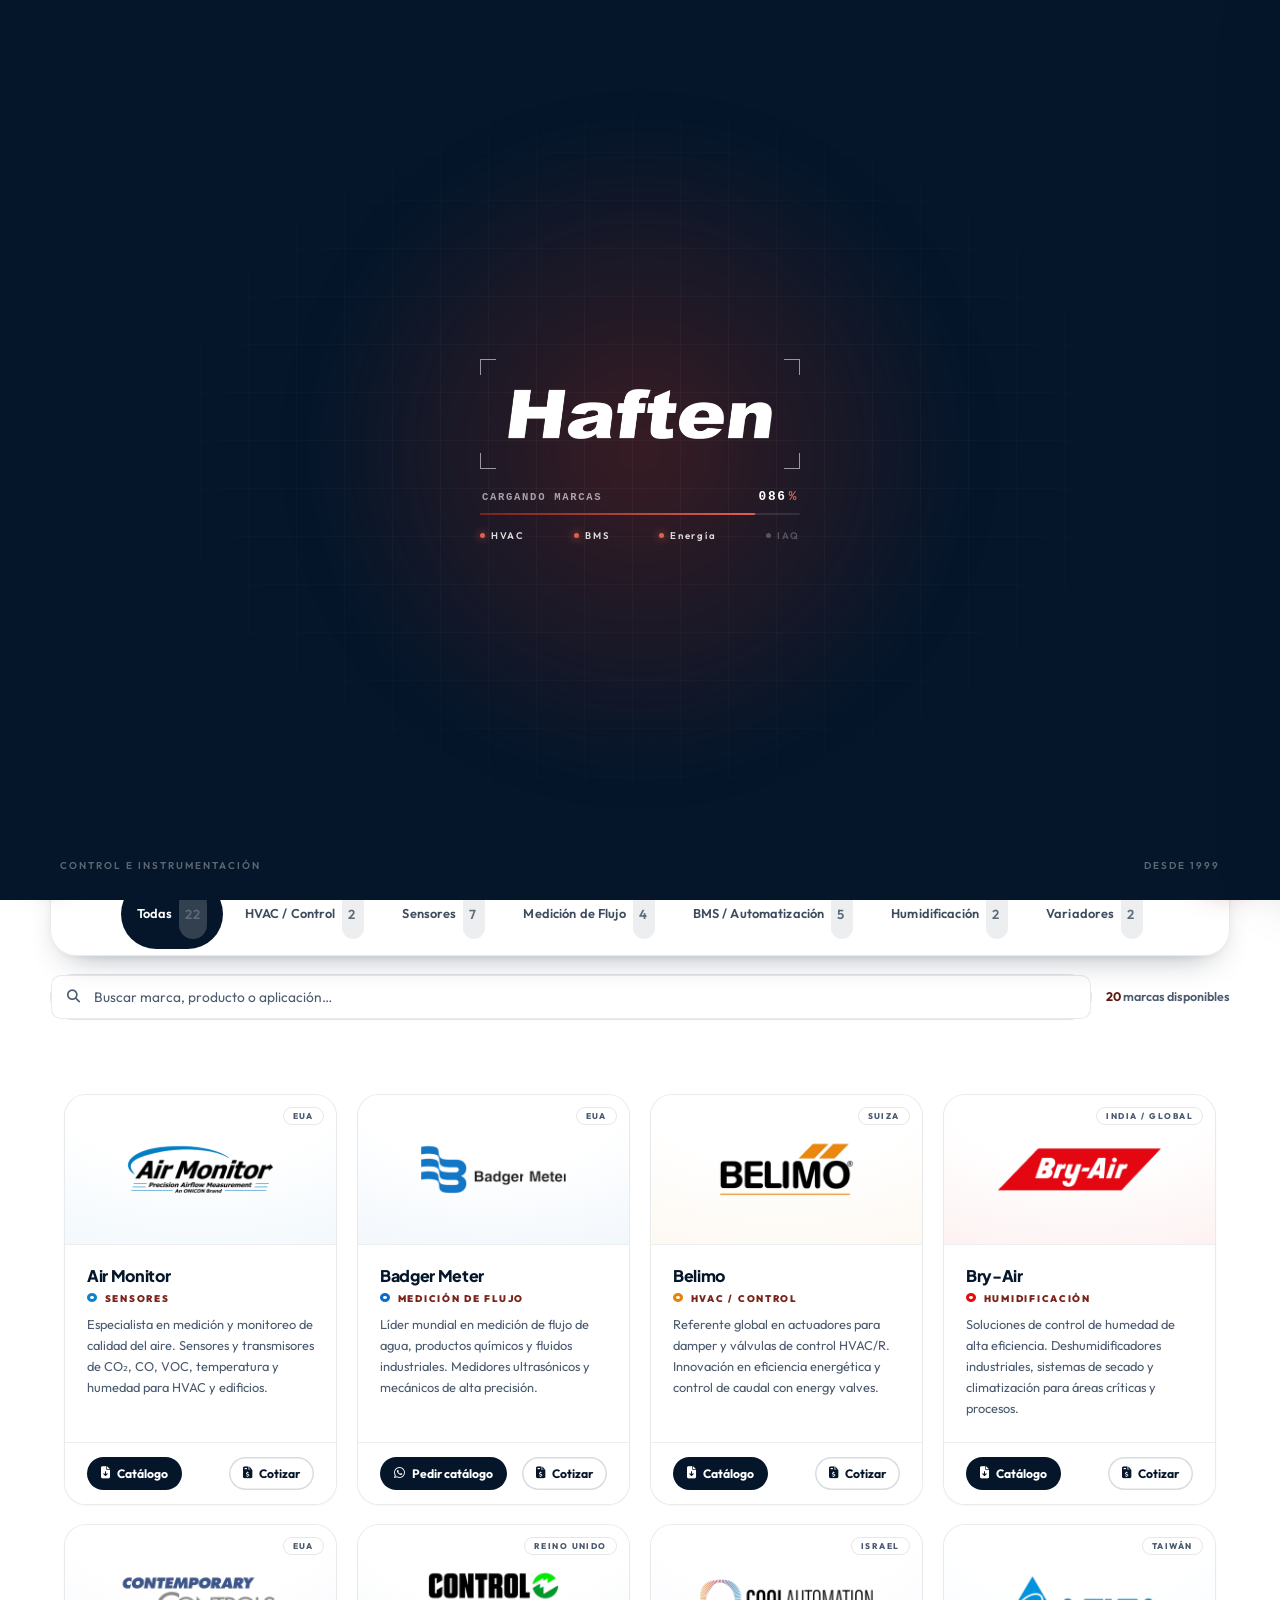
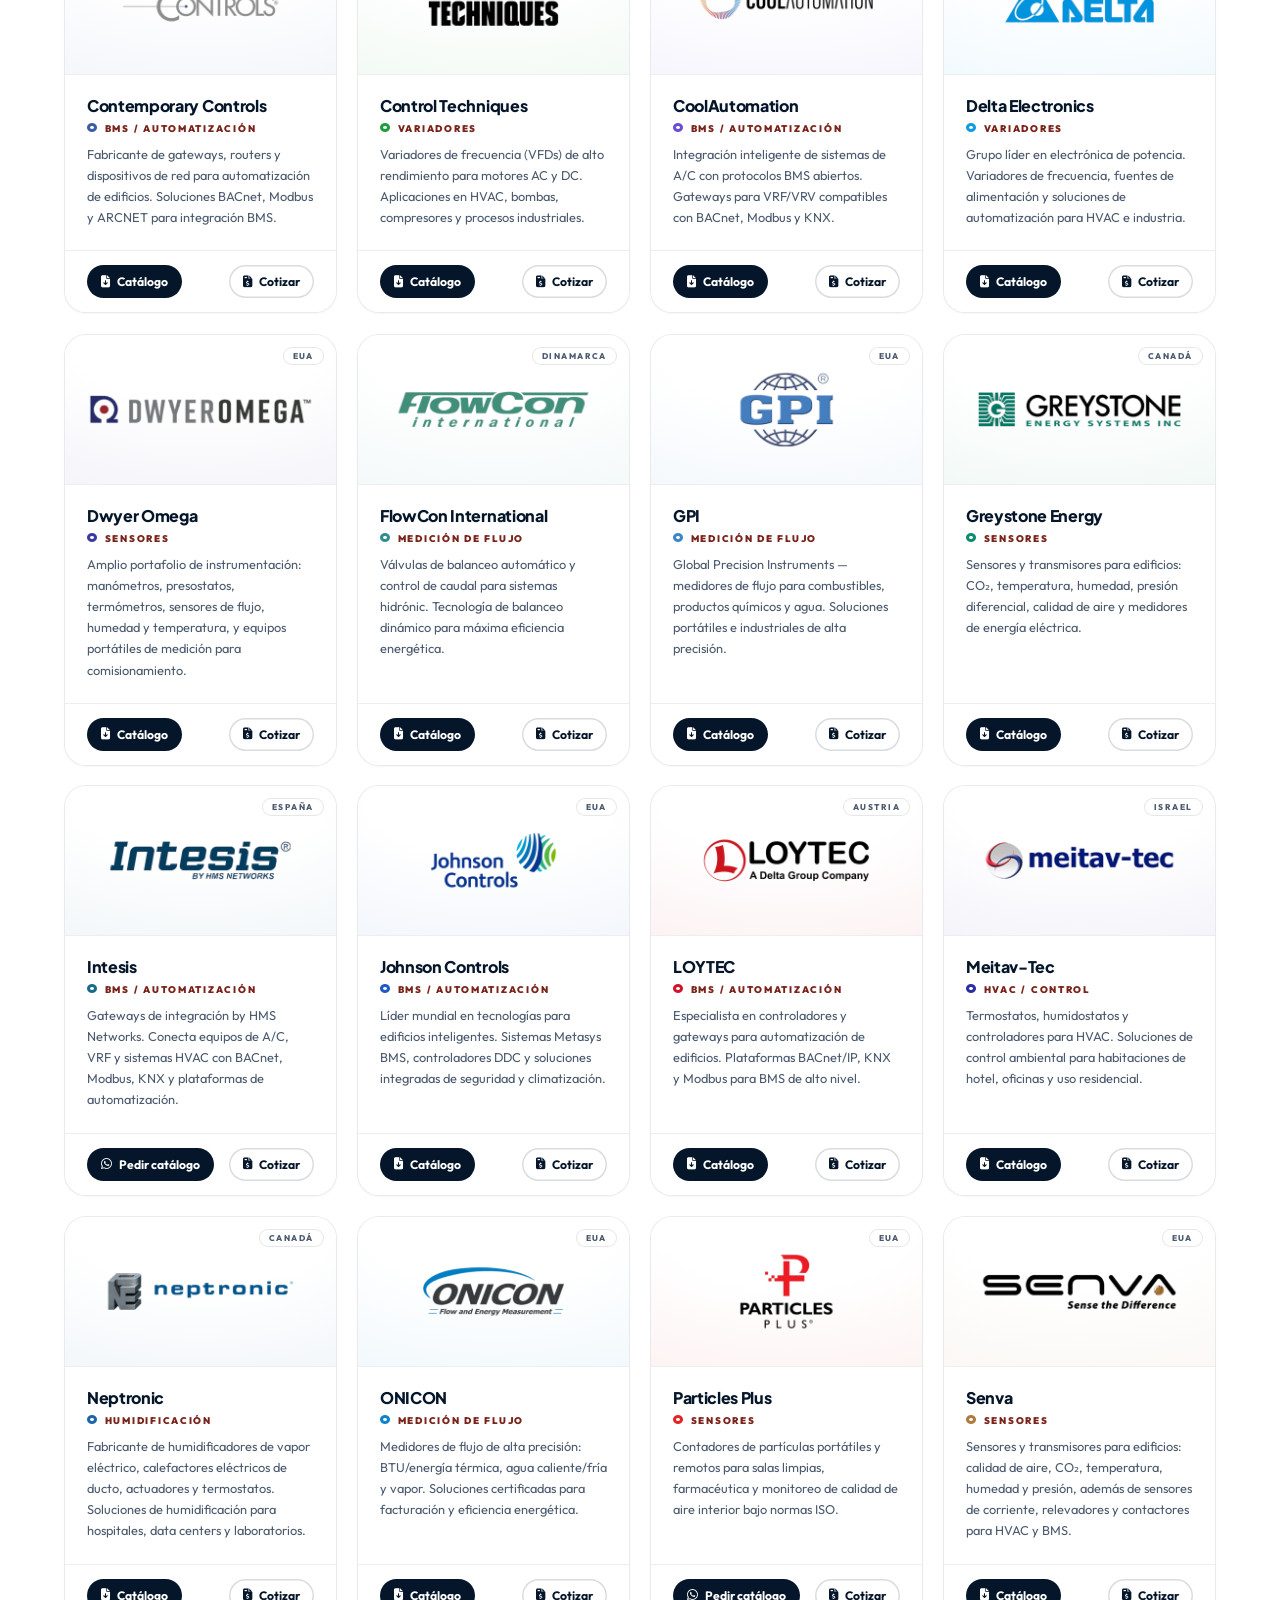
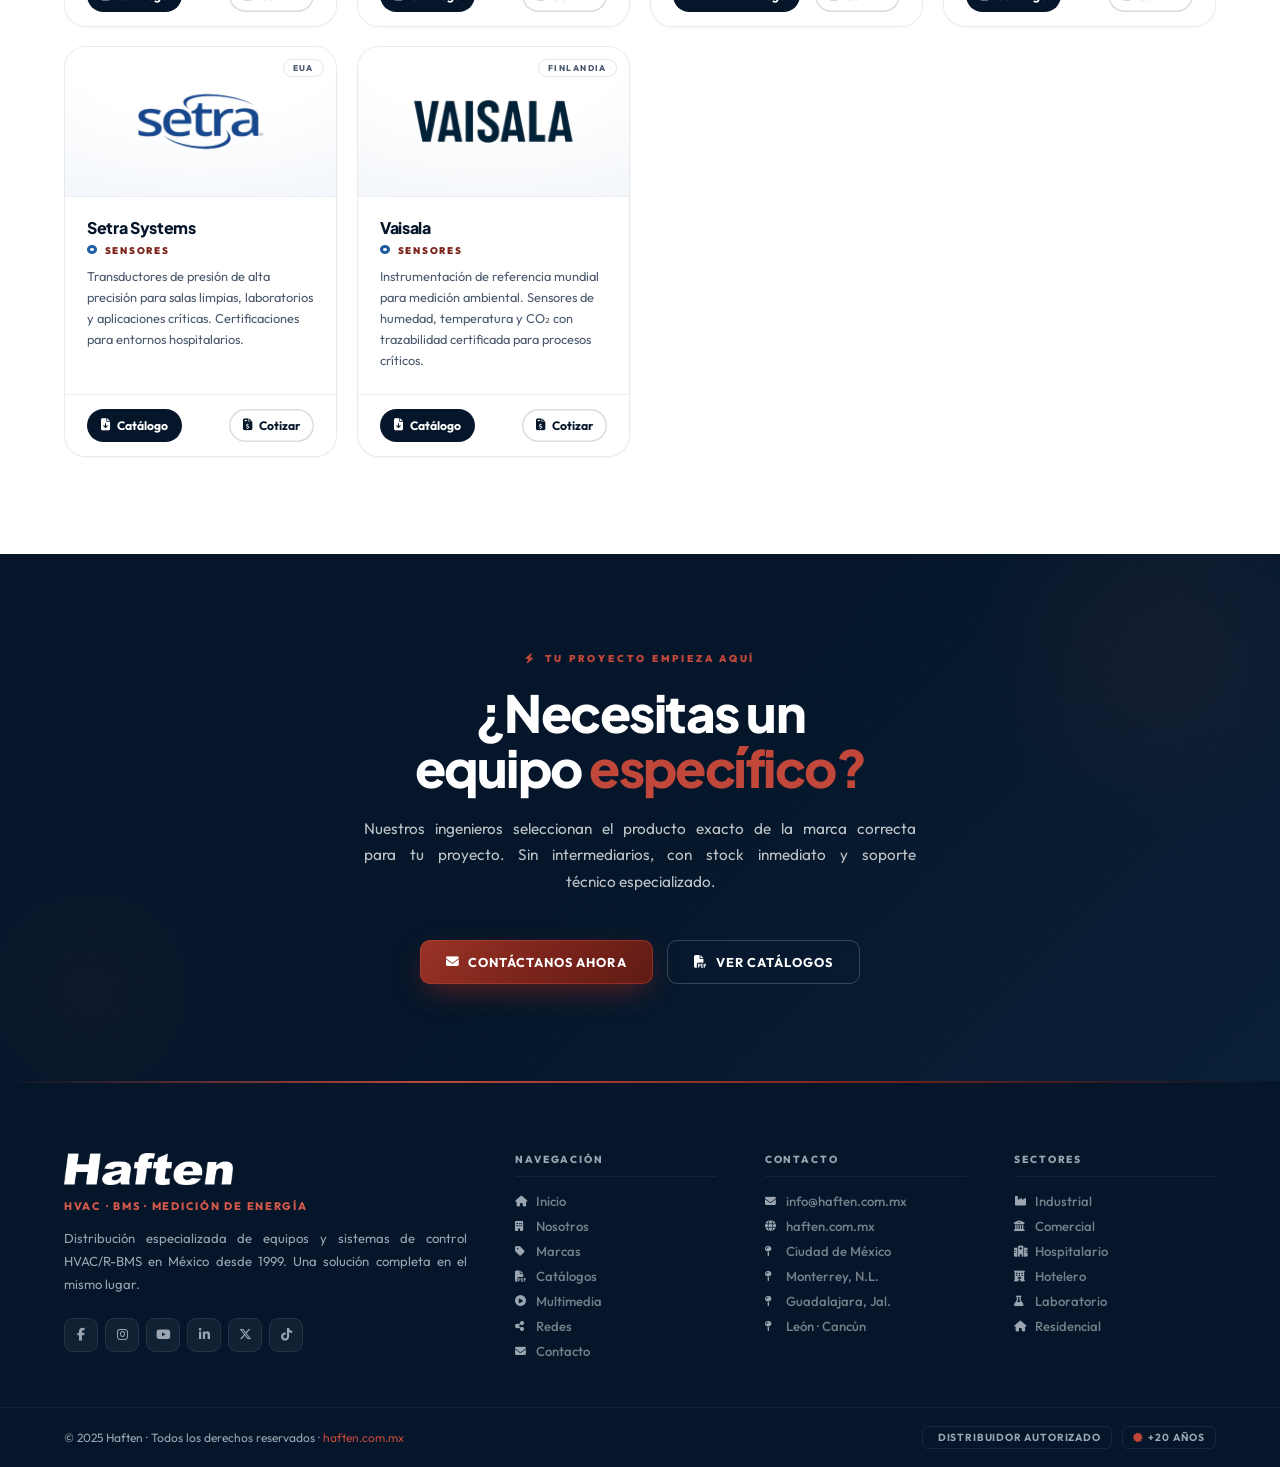
<file: marcas.html>
<!DOCTYPE html>
<html lang="es">

<head>
  <meta charset="UTF-8">
  <meta name="viewport" content="width=device-width, initial-scale=1.0">
  <link rel="icon" href="favicon.ico" sizes="48x48">
  <link rel="icon" type="image/png" sizes="32x32" href="assets/favicon/favicon-32.png">
  <link rel="icon" type="image/png" sizes="192x192" href="assets/favicon/favicon-192.png">
  <link rel="apple-touch-icon" href="assets/favicon/apple-touch-icon.png">
  <title>Marcas — Haften · Distribuidores Autorizados</title>
  <meta name="description"
    content="Conoce las más de 25 marcas internacionales que Haften representa en México: Belimo, Vaisala, Johnson Controls, LOYTEC, Neptronic y muchas más.">
  <link rel="preconnect" href="https://fonts.googleapis.com">
  <link
    href="https://fonts.googleapis.com/css2?family=Outfit:wght@300;400;500;600;700;800;900&family=Plus+Jakarta+Sans:ital,wght@0,400;0,600;0,700;0,800;0,900;1,700&display=swap"
    rel="stylesheet">
  <link rel="stylesheet" href="https://cdnjs.cloudflare.com/ajax/libs/font-awesome/6.5.0/css/all.min.css">
  <style>
    /* ────────────────────────────────────────────────
   TOKENS
──────────────────────────────────────────────── */
    :root {
      --ac: #7B241B;
      --ac-dark: #5F1B14;
      --ac-rgb: 123, 36, 27;
      --bg: #05162a;
      --bg2: #05162a;
      --bg3: #0a2038;
      --lt: #f6f7f9;
      --lt2: #eef0f3;
      --white: #fff;
      --text-1: #fff;
      --text-2: #aab4c0;
      --text-3: #6b7a8c;
      --ink: #05162a;
      --ink2: #22324a;
      --ink3: #4b5a6e;
      --border-d: rgba(var(--ac-rgb), .1);
      --border-l: rgba(5, 22, 42, .08);
      --nav-h: 88px;
      --font-scale: 1;
    }


    html {
      font-size: calc(16px*var(--font-scale));
      scroll-behavior: smooth
    }

    *,
    *::before,
    *::after {
      box-sizing: border-box;
      margin: 0;
      padding: 0
    }

    body {
      font-family: 'Outfit', sans-serif;
      background: var(--bg);
      color: var(--text-1);
      overflow-x: hidden;
      cursor: none
    }

    body.no-anim * {
      transition: none !important;
      animation: none !important
    }

    img {
      max-width: 100%;
      height: auto;
      display: block
    }

    a {
      text-decoration: none;
      color: inherit
    }

    ul {
      list-style: none
    }

    .container {
      max-width: 1320px;
      margin: 0 auto;
      padding: 0 5vw
    }

    .eyebrow {
      display: inline-flex;
      align-items: center;
      gap: 8px;
      font-size: .6rem;
      font-weight: 900;
      letter-spacing: .28em;
      text-transform: uppercase;
      color: var(--ac);
      margin-bottom: 14px
    }

    .rv {
      opacity: 0;
      transform: translateY(28px);
      transition: opacity .65s ease, transform .65s ease
    }

    .rv-l {
      opacity: 0;
      transform: translateX(-32px);
      transition: opacity .65s ease, transform .65s ease
    }

    .rv-r {
      opacity: 0;
      transform: translateX(32px);
      transition: opacity .65s ease, transform .65s ease
    }

    .rv.on,
    .rv-l.on,
    .rv-r.on {
      opacity: 1;
      transform: none
    }

    .d1 {
      transition-delay: .04s
    }

    .d2 {
      transition-delay: .09s
    }

    .d3 {
      transition-delay: .14s
    }

    .d4 {
      transition-delay: .19s
    }

    .d5 {
      transition-delay: .24s
    }

    .d6 {
      transition-delay: .29s
    }

    .d7 {
      transition-delay: .34s
    }

    .d8 {
      transition-delay: .39s
    }

    /* ── SKIP ── */
    .skip-link {
      position: absolute;
      top: -100px;
      left: 1rem;
      padding: .5rem 1rem;
      background: var(--ac);
      color: #fff;
      font-weight: 700;
      border-radius: 6px;
      z-index: 99999;
      transition: top .2s
    }

    .skip-link:focus {
      top: 1rem
    }

    /* ── CURSOR ── */
    .cur {
      position: fixed;
      top: 0;
      left: 0;
      z-index: 9999;
      pointer-events: none;
      width: 10px;
      height: 10px;
      border-radius: 50%;
      background: var(--ac);
      transform: translate(-50%, -50%);
      transition: width .2s, height .2s
    }

    .cur-r {
      position: fixed;
      top: 0;
      left: 0;
      z-index: 9998;
      pointer-events: none;
      width: 36px;
      height: 36px;
      border-radius: 50%;
      border: 1px solid rgba(var(--ac-rgb), .3);
      transform: translate(-50%, -50%)
    }

    @media(hover:none) {

      .cur,
      .cur-r {
        display: none
      }

      body {
        cursor: auto
      }
    }

    /* ── LOADER ── */
    #loader {
      position: fixed;
      inset: 0;
      background: var(--bg);
      z-index: 9000;
      display: flex;
      align-items: center;
      justify-content: center;
      transition: opacity .5s, visibility .5s
    }

    #loader.done {
      opacity: 0;
      visibility: hidden;
      pointer-events: none
    }

    .loader-ring {
      width: 52px;
      height: 52px;
      border-radius: 50%;
      border: 2px solid rgba(var(--ac-rgb), .12);
      border-top-color: var(--ac);
      animation: spin .8s linear infinite
    }

    .loader-txt {
      font-family: 'Plus Jakarta Sans', sans-serif;
      font-size: 20px;
      font-weight: 900;
      color: #fff;
      letter-spacing: .08em;
      margin-top: 12px
    }

    .loader-txt em {
      color: var(--ac);
      font-style: normal
    }

    @keyframes spin {
      to {
        transform: rotate(360deg)
      }
    }

    .loader-inner {
      display: flex;
      flex-direction: column;
      align-items: center;
      gap: 4px
    }

    /* ════════════════════════════════════════════════
   NAVBAR
════════════════════════════════════════════════ */
    #navbar {
      position: fixed;
      top: 0;
      left: 0;
      right: 0;
      z-index: 500;
      height: var(--nav-h);
      display: flex;
      align-items: center;
      padding: 0 5vw;
      gap: 24px;
      background: rgba(5, 22, 42, .7);
      backdrop-filter: blur(32px) saturate(1.8);
      -webkit-backdrop-filter: blur(32px) saturate(1.8);
      border-bottom: 1px solid rgba(255, 255, 255, .05);
      transition: background .3s, box-shadow .3s
    }

    #navbar.scrolled {
      background: rgba(5, 22, 42, .95);
      box-shadow: 0 4px 40px rgba(0, 0, 0, .5)
    }

    .n-logo {
      display: flex;
      align-items: center;
      gap: 10px;
      flex-shrink: 0
    }

    .n-logo img {
      height: 36px;
      object-fit: contain
    }

    .n-logo-text {
      font-family: 'Plus Jakarta Sans', sans-serif;
      font-size: 22px;
      font-weight: 900;
      color: #fff;
      letter-spacing: -.01em
    }

    .n-logo-text em {
      color: var(--ac);
      font-style: normal
    }

    .n-links {
      display: flex;
      align-items: center;
      gap: 2px;
      flex: 1;
      justify-content: center
    }

    .n-link {
      font-size: .75rem;
      font-weight: 700;
      letter-spacing: .07em;
      text-transform: uppercase;
      color: rgba(255, 255, 255, .5);
      padding: 8px 13px;
      border-radius: 8px;
      position: relative;
      transition: color .2s, background .2s;
      white-space: nowrap
    }

    .n-link::after {
      content: '';
      position: absolute;
      bottom: 4px;
      left: 50%;
      transform: translateX(-50%) scaleX(0);
      width: 14px;
      height: 2px;
      background: var(--ac);
      border-radius: 1px;
      transition: transform .25s cubic-bezier(.34, 1.56, .64, 1)
    }

    .n-link:hover {
      color: #fff;
      background: rgba(255, 255, 255, .05)
    }

    .n-link.active {
      color: var(--ac)
    }

    .n-link:hover::after,
    .n-link.active::after {
      transform: translateX(-50%) scaleX(1)
    }

    .n-cta {
      display: flex;
      align-items: center;
      gap: 8px;
      font-size: .75rem;
      font-weight: 800;
      letter-spacing: .08em;
      text-transform: uppercase;
      color: #fff;
      background: var(--ac);
      padding: 10px 22px;
      border-radius: 10px;
      white-space: nowrap;
      flex-shrink: 0;
      transition: background .2s, transform .15s, box-shadow .2s;
      box-shadow: 0 4px 20px rgba(var(--ac-rgb), .35)
    }

    .n-cta:hover {
      background: var(--ac-dark);
      transform: translateY(-1px);
      box-shadow: 0 8px 28px rgba(var(--ac-rgb), .45)
    }

    .n-tools {
      display: flex;
      align-items: center;
      gap: 7px;
      flex-shrink: 0
    }

    .n-tool-btn {
      background: none;
      border: 1px solid rgba(255, 255, 255, .1);
      width: 38px;
      height: 38px;
      border-radius: 10px;
      cursor: none;
      display: flex;
      align-items: center;
      justify-content: center;
      color: rgba(255, 255, 255, .45);
      font-size: .85rem;
      position: relative;
      transition: .2s
    }

    .n-tool-btn:hover {
      border-color: var(--ac);
      color: var(--ac)
    }

    .tool-panel {
      position: absolute;
      top: calc(100% + 10px);
      right: 0;
      background: #071c33;
      border: 1px solid rgba(255, 255, 255, .09);
      border-radius: 14px;
      padding: 18px;
      min-width: 220px;
      box-shadow: 0 20px 60px rgba(0, 0, 0, .6);
      opacity: 0;
      visibility: hidden;
      transform: translateY(-8px);
      transition: opacity .2s, transform .2s, visibility .2s;
      z-index: 600
    }

    .tool-panel.open {
      opacity: 1;
      visibility: visible;
      transform: translateY(0)
    }

    .tp-label {
      font-size: .65rem;
      font-weight: 800;
      letter-spacing: .16em;
      text-transform: uppercase;
      color: var(--text-3);
      margin-bottom: 12px
    }








    .a11y-row {
      display: flex;
      align-items: center;
      justify-content: space-between;
      padding: 8px 0;
      border-bottom: 1px solid rgba(255, 255, 255, .06);
      gap: 8px
    }

    .a11y-row:last-child {
      border-bottom: none
    }

    .a11y-lbl {
      font-size: .78rem;
      font-weight: 600;
      color: var(--text-2)
    }

    .a11y-fs {
      display: flex;
      align-items: center;
      gap: 5px
    }

    .a11y-fs button {
      background: rgba(var(--ac-rgb), .1);
      border: 1px solid rgba(var(--ac-rgb), .2);
      color: var(--ac);
      font-size: .72rem;
      width: 24px;
      height: 24px;
      border-radius: 5px;
      cursor: none;
      display: flex;
      align-items: center;
      justify-content: center;
      transition: .2s
    }

    .a11y-fs .fs-val {
      font-size: .72rem;
      font-weight: 700;
      color: var(--text-2);
      min-width: 22px;
      text-align: center
    }

    .a11y-toggle {
      position: relative;
      width: 38px;
      height: 20px;
      flex-shrink: 0;
      cursor: none
    }

    .a11y-toggle input {
      opacity: 0;
      width: 0;
      height: 0
    }

    .a11y-slider {
      position: absolute;
      inset: 0;
      background: rgba(255, 255, 255, .07);
      border: 1px solid rgba(255, 255, 255, .1);
      border-radius: 20px;
      transition: .2s
    }

    .a11y-slider::before {
      content: '';
      position: absolute;
      left: 3px;
      top: 50%;
      transform: translateY(-50%);
      width: 14px;
      height: 14px;
      border-radius: 50%;
      background: var(--text-3);
      transition: .2s
    }

    .a11y-toggle input:checked+.a11y-slider {
      background: var(--ac)
    }

    .a11y-toggle input:checked+.a11y-slider::before {
      left: 20px;
      background: #fff
    }

    .n-ham {
      display: none;
      flex-direction: column;
      gap: 5px;
      background: none;
      border: 1px solid rgba(255, 255, 255, .1);
      width: 38px;
      height: 38px;
      align-items: center;
      justify-content: center;
      border-radius: 10px;
      cursor: none;
      flex-shrink: 0;
      transition: .2s
    }

    .n-ham:hover {
      border-color: var(--ac)
    }

    .n-ham span {
      display: block;
      width: 16px;
      height: 1.5px;
      background: rgba(255, 255, 255, .7);
      transition: .3s;
      transform-origin: center
    }

    .n-ham.open span:nth-child(1) {
      transform: translateY(6.5px) rotate(45deg)
    }

    .n-ham.open span:nth-child(2) {
      opacity: 0
    }

    .n-ham.open span:nth-child(3) {
      transform: translateY(-6.5px) rotate(-45deg)
    }

    /* ════════════════════════════════════════════════
   PAGE HERO — DARK WITH BG IMAGE
════════════════════════════════════════════════ */
    .page-hero {
      position: relative;
      padding-top: var(--nav-h);
      min-height: 620px;
      display: flex;
      flex-direction: column;
      justify-content: center;
      overflow: hidden;
      background: var(--bg);
    }

    .page-hero-bg-img {
      position: absolute;
      inset: 0;
      background-image: url('https://images.unsplash.com/photo-1504307651254-35680f356dfd?w=1920&q=85&fit=crop');
      background-size: cover;
      background-position: center 40%;
      filter: brightness(.22) saturate(.5);
      pointer-events: none
    }

    .page-hero-overlay {
      position: absolute;
      inset: 0;
      pointer-events: none;
      background: linear-gradient(170deg, rgba(5, 22, 42, .72) 0%, rgba(5, 22, 42, .45) 45%, rgba(5, 22, 42, .88) 100%)
    }

    .page-hero-decor {
      position: absolute;
      inset: 0;
      pointer-events: none;
      overflow: hidden
    }

    .page-hero-decor::before {
      content: '';
      position: absolute;
      right: -80px;
      top: -80px;
      width: 560px;
      height: 560px;
      border-radius: 50%;
      background: radial-gradient(circle, rgba(var(--ac-rgb), .1), transparent 65%)
    }

    .page-hero-decor::after {
      content: '';
      position: absolute;
      left: -60px;
      bottom: -60px;
      width: 360px;
      height: 360px;
      border-radius: 50%;
      background: radial-gradient(circle, rgba(var(--ac-rgb), .06), transparent 65%)
    }

    .page-hero-grid-light {
      position: absolute;
      inset: 0;
      background-image: linear-gradient(rgba(255, 255, 255, .022) 1px, transparent 1px),
        linear-gradient(90deg, rgba(var(--ac-rgb), .045) 1px, transparent 1px);
      background-size: 72px 72px;
      pointer-events: none
    }

    .page-hero-inner {
      position: relative;
      z-index: 2;
      max-width: 1320px;
      margin: 0 auto;
      padding: 80px 5vw 96px;
      display: grid;
      grid-template-columns: 1fr auto;
      gap: 48px;
      align-items: center
    }

    .page-hero-breadcrumb {
      display: flex;
      align-items: center;
      gap: 8px;
      font-size: .64rem;
      font-weight: 700;
      letter-spacing: .2em;
      text-transform: uppercase;
      color: rgba(255, 255, 255, .35);
      margin-bottom: 22px
    }

    .page-hero-breadcrumb a {
      color: var(--ac);
      transition: .2s
    }

    .page-hero-breadcrumb a:hover {
      color: #fff
    }

    .page-hero-breadcrumb i {
      font-size: .44rem;
      color: rgba(255, 255, 255, .2)
    }

    .ph-eyebrow {
      display: inline-flex;
      align-items: center;
      gap: 8px;
      font-size: .58rem;
      font-weight: 900;
      letter-spacing: .3em;
      text-transform: uppercase;
      color: var(--ac);
      border: 1px solid rgba(var(--ac-rgb), .28);
      padding: 6px 18px;
      border-radius: 40px;
      background: rgba(var(--ac-rgb), .07);
      backdrop-filter: blur(8px);
      margin-bottom: 24px
    }

    .ph-eyebrow-dot {
      width: 5px;
      height: 5px;
      border-radius: 50%;
      background: var(--ac);
      animation: pdot 2s ease infinite;
      flex-shrink: 0
    }

    @keyframes pdot {

      0%,
      100% {
        opacity: 1;
        transform: scale(1)
      }

      50% {
        opacity: .1;
        transform: scale(.2)
      }
    }

    .page-hero-h1 {
      font-family: 'Plus Jakarta Sans', sans-serif;
      font-weight: 900;
      font-size: clamp(44px, 7vw, 92px);
      line-height: .9;
      letter-spacing: -.04em;
      color: #fff;
      margin-bottom: 24px
    }

    .page-hero-h1 span {
      background: linear-gradient(120deg, #fff 0%, var(--ac) 55%, rgba(var(--ac-rgb), .6) 100%);
      -webkit-background-clip: text;
      -webkit-text-fill-color: transparent;
      background-clip: text
    }

    .page-hero-sub {
      font-size: .95rem;
      color: rgba(255, 255, 255, .5);
      line-height: 1.78;
      max-width: 480px;
      margin-bottom: 36px
    }

    .page-hero-btns {
      display: flex;
      gap: 12px;
      flex-wrap: wrap
    }

    /* right side stats — dark cards */
    .ph-stats-col {
      display: flex;
      flex-direction: column;
      gap: 16px;
      min-width: 200px
    }

    .ph-stat-card {
      background: rgba(6, 13, 26, .7);
      border: 1px solid rgba(var(--ac-rgb), .18);
      border-radius: 14px;
      padding: 22px 28px;
      text-align: center;
      backdrop-filter: blur(16px);
      box-shadow: 0 4px 24px rgba(0, 0, 0, .4);
      transition: transform .3s, box-shadow .3s, border-color .3s
    }

    .ph-stat-card:hover {
      transform: translateY(-4px);
      box-shadow: 0 12px 36px rgba(var(--ac-rgb), .2);
      border-color: rgba(var(--ac-rgb), .4)
    }

    .ph-stat-n {
      font-family: 'Plus Jakarta Sans', sans-serif;
      font-size: 2rem;
      font-weight: 900;
      color: #fff;
      line-height: 1
    }

    .ph-stat-n em {
      color: var(--ac);
      font-style: normal
    }

    .ph-stat-l {
      font-size: .56rem;
      font-weight: 700;
      letter-spacing: .2em;
      text-transform: uppercase;
      color: var(--text-2);
      margin-top: 5px
    }

    /* ════════════════════════════════════════════════
   TICKER
════════════════════════════════════════════════ */
    .ticker {
      height: 44px;
      background: var(--ac);
      display: flex;
      align-items: center;
      overflow: hidden;
      position: relative
    }

    .ticker-lbl {
      flex-shrink: 0;
      font-size: .55rem;
      font-weight: 900;
      letter-spacing: .28em;
      text-transform: uppercase;
      color: var(--ink);
      padding: 0 20px;
      white-space: nowrap;
      display: flex;
      align-items: center;
      gap: 7px;
      border-right: 1px solid rgba(5, 22, 42, .2)
    }

    .ticker-wrap {
      flex: 1;
      overflow: hidden
    }

    .ticker-track {
      display: flex;
      width: max-content;
      animation: tkr 38s linear infinite
    }

    @keyframes tkr {
      from {
        transform: translateX(0)
      }

      to {
        transform: translateX(-50%)
      }
    }

    .ticker-item {
      display: flex;
      align-items: center;
      gap: 8px;
      padding: 0 22px;
      font-size: .62rem;
      font-weight: 800;
      letter-spacing: .12em;
      text-transform: uppercase;
      color: var(--ink);
      white-space: nowrap
    }

    .ticker-item i {
      font-size: .28rem;
      opacity: .45
    }

    /* ════════════════════════════════════════════════
   FILTER BAR — LIGHT BG
════════════════════════════════════════════════ */
    .filter-bar {
      background: #fff;
      border-bottom: 1px solid var(--border-l);
      padding: 0;
      position: sticky;
      top: var(--nav-h);
      z-index: 100;
      box-shadow: 0 2px 20px rgba(5, 22, 42, .06)
    }

    .filter-bar-inner {
      max-width: 1320px;
      margin: 0 auto;
      padding: 0 5vw;
      display: flex;
      align-items: center;
      gap: 0;
      overflow-x: auto;
      scrollbar-width: none
    }

    .filter-bar-inner::-webkit-scrollbar {
      display: none
    }

    .filter-btn {
      flex-shrink: 0;
      font-size: .7rem;
      font-weight: 700;
      letter-spacing: .1em;
      text-transform: uppercase;
      color: var(--ink3);
      padding: 16px 20px;
      border: none;
      background: none;
      cursor: none;
      border-bottom: 2.5px solid transparent;
      transition: .2s;
      white-space: nowrap
    }

    .filter-btn:hover {
      color: var(--ink);
      border-bottom-color: rgba(var(--ac-rgb), .3)
    }

    .filter-btn.active {
      color: var(--ac-dark);
      border-bottom-color: var(--ac)
    }

    .filter-count {
      display: inline-block;
      font-size: .55rem;
      font-weight: 900;
      background: rgba(var(--ac-rgb), .1);
      color: var(--ac-dark);
      padding: 2px 7px;
      border-radius: 8px;
      margin-left: 5px;
      letter-spacing: .05em
    }

    /* ════════════════════════════════════════════════
   SEARCH BAR
════════════════════════════════════════════════ */
    .search-bar {
      background: var(--lt);
      border-bottom: 1px solid var(--border-l);
      padding: 20px 5vw
    }

    .search-bar-inner {
      max-width: 1320px;
      margin: 0 auto;
      display: flex;
      align-items: center;
      gap: 14px;
      flex-wrap: wrap
    }

    .search-input-wrap {
      position: relative;
      flex: 1;
      min-width: 240px
    }

    .search-input-wrap i {
      position: absolute;
      left: 16px;
      top: 50%;
      transform: translateY(-50%);
      color: var(--ink3);
      font-size: .82rem;
      pointer-events: none
    }

    #brandSearch {
      width: 100%;
      padding: 12px 16px 12px 42px;
      border: 1.5px solid var(--border-l);
      border-radius: 10px;
      font-family: 'Outfit', sans-serif;
      font-size: .86rem;
      color: var(--ink);
      background: #fff;
      outline: none;
      transition: border-color .2s, box-shadow .2s
    }

    #brandSearch:focus {
      border-color: rgba(var(--ac-rgb), .5);
      box-shadow: 0 0 0 3px rgba(var(--ac-rgb), .08)
    }

    #brandSearch::placeholder {
      color: var(--ink3)
    }

    .search-result-count {
      font-size: .78rem;
      font-weight: 600;
      color: var(--ink3);
      white-space: nowrap
    }

    .search-result-count strong {
      color: var(--ac-dark)
    }

    /* ════════════════════════════════════════════════
   BRANDS GRID — MAIN SECTION (LIGHT)
════════════════════════════════════════════════ */
    .brands-main {
      background: #fff;
      padding: 64px 0 96px
    }

    .brands-grid {
      display: grid;
      grid-template-columns: repeat(4, 1fr);
      gap: 20px;
      margin-top: 0
    }

    .brand-card {
      background: #fff;
      border: 1.5px solid var(--border-l);
      border-radius: 18px;
      overflow: hidden;
      cursor: none;
      transition: transform .35s cubic-bezier(.16, 1, .3, 1), box-shadow .35s, border-color .35s;
      display: flex;
      flex-direction: column;
      position: relative
    }

    .brand-card:hover {
      transform: translateY(-8px);
      box-shadow: 0 24px 56px rgba(var(--ac-rgb), .12), 0 4px 12px rgba(5, 22, 42, .06);
      border-color: rgba(var(--ac-rgb), .35)
    }

    /* glow line top */
    .brand-card::before {
      content: '';
      position: absolute;
      top: 0;
      left: 0;
      right: 0;
      height: 3px;
      background: linear-gradient(90deg, transparent, var(--ac), transparent);
      transform: scaleX(0);
      transform-origin: left;
      transition: transform .45s cubic-bezier(.16, 1, .3, 1)
    }

    .brand-card:hover::before {
      transform: scaleX(1)
    }

    /* logo area */
    .bc-logo {
      height: 130px;
      display: flex;
      align-items: center;
      justify-content: center;
      padding: 24px 28px;
      background: #fff;
      border-bottom: 1px solid var(--border-l);
      position: relative;
      overflow: hidden;
      transition: background .3s
    }

    .brand-card:hover .bc-logo {
      background: var(--lt)
    }

    .bc-logo img {
      max-width: 140px;
      max-height: 72px;
      object-fit: contain;
      filter: grayscale(15%);
      transition: filter .3s, transform .35s
    }

    .brand-card:hover .bc-logo img {
      filter: grayscale(0%);
      transform: scale(1.04)
    }

    .bc-logo-fallback {
      font-family: 'Plus Jakarta Sans', sans-serif;
      font-size: 1.1rem;
      font-weight: 900;
      color: var(--ink2);
      text-align: center;
      letter-spacing: -.02em;
      display: none
    }

    /* origin badge */
    .bc-origin {
      position: absolute;
      top: 12px;
      right: 12px;
      font-size: .52rem;
      font-weight: 800;
      letter-spacing: .18em;
      text-transform: uppercase;
      background: rgba(var(--ac-rgb), .1);
      color: var(--ac-dark);
      padding: 3px 9px;
      border-radius: 6px;
      border: 1px solid rgba(var(--ac-rgb), .18)
    }

    /* body */
    .bc-body {
      padding: 20px 22px 22px;
      flex: 1;
      display: flex;
      flex-direction: column
    }

    .bc-name {
      font-family: 'Plus Jakarta Sans', sans-serif;
      font-size: 1rem;
      font-weight: 800;
      color: var(--ink);
      margin-bottom: 6px
    }

    .bc-category {
      font-size: .6rem;
      font-weight: 900;
      letter-spacing: .18em;
      text-transform: uppercase;
      color: var(--ac-dark);
      margin-bottom: 10px;
      display: flex;
      align-items: center;
      gap: 6px
    }

    .bc-desc {
      font-size: .8rem;
      color: var(--ink3);
      line-height: 1.65;
      flex: 1
    }

    /* footer */
    .bc-footer {
      padding: 14px 22px;
      border-top: 1px solid var(--border-l);
      display: flex;
      align-items: center;
      justify-content: space-between;
      background: var(--lt);
      transition: background .3s
    }

    .brand-card:hover .bc-footer {
      background: rgba(var(--ac-rgb), .05)
    }

    .bc-tag {
      font-size: .6rem;
      font-weight: 700;
      color: var(--ink3);
      display: flex;
      align-items: center;
      gap: 5px
    }

    .bc-tag i {
      color: var(--ac);
      font-size: .62rem
    }

    .bc-link {
      font-size: .64rem;
      font-weight: 800;
      letter-spacing: .1em;
      text-transform: uppercase;
      color: var(--ac-dark);
      display: flex;
      align-items: center;
      gap: 5px;
      opacity: 0;
      transform: translateX(-6px);
      transition: .3s
    }

    .brand-card:hover .bc-link {
      opacity: 1;
      transform: translateX(0)
    }

    /* hidden state for filter */
    .brand-card.hidden {
      display: none
    }

    /* ════════════════════════════════════════════════
   FEATURED BANNER — DARK INSERT
════════════════════════════════════════════════ */
    .featured-banner {
      background: linear-gradient(135deg, var(--bg) 0%, var(--bg2) 60%, var(--bg3) 100%);
      padding: 80px 0;
      position: relative;
      overflow: hidden
    }

    .featured-banner::before {
      content: '';
      position: absolute;
      inset: 0;
      pointer-events: none;
      background-image: linear-gradient(rgba(255, 255, 255, .022) 1px, transparent 1px),
        linear-gradient(90deg, rgba(255, 255, 255, .022) 1px, transparent 1px);
      background-size: 56px 56px
    }

    .featured-banner::after {
      content: '';
      position: absolute;
      inset: 0;
      pointer-events: none;
      background: radial-gradient(ellipse 50% 70% at 70% 50%, rgba(var(--ac-rgb), .06), transparent 65%)
    }

    .feat-inner {
      position: relative;
      z-index: 1;
      max-width: 1320px;
      margin: 0 auto;
      padding: 0 5vw
    }

    .feat-header {
      text-align: center;
      margin-bottom: 52px
    }

    .feat-header .eyebrow {
      justify-content: center
    }

    .feat-title {
      font-family: 'Plus Jakarta Sans', sans-serif;
      font-size: clamp(1.8rem, 3.5vw, 2.8rem);
      font-weight: 900;
      color: #fff;
      line-height: 1.06;
      letter-spacing: -.03em
    }

    .feat-title span {
      color: var(--ac)
    }

    /* ── HAFTEN CROWN CARD ── */
    .haften-crown {
      background: linear-gradient(135deg, rgba(192, 71, 58, .12) 0%, rgba(192, 71, 58, .05) 50%, rgba(123, 36, 27, .08) 100%);
      border: 1.5px solid rgba(var(--ac-rgb), .35);
      border-radius: 20px;
      padding: 44px 48px;
      margin-bottom: 32px;
      position: relative;
      overflow: hidden;
      display: grid;
      grid-template-columns: auto 1fr auto;
      gap: 40px;
      align-items: center;
      box-shadow: 0 0 80px rgba(var(--ac-rgb), .1), inset 0 1px 0 rgba(var(--ac-rgb), .2)
    }

    .haften-crown::before {
      content: '';
      position: absolute;
      inset: 0;
      pointer-events: none;
      background: radial-gradient(ellipse 60% 80% at 0% 50%, rgba(var(--ac-rgb), .1), transparent 65%)
    }

    .haften-crown-badge {
      display: inline-flex;
      align-items: center;
      gap: 8px;
      font-size: .58rem;
      font-weight: 900;
      letter-spacing: .28em;
      text-transform: uppercase;
      background: linear-gradient(135deg, var(--ac), var(--ac-dark));
      color: #fff;
      padding: 6px 16px;
      border-radius: 40px;
      margin-bottom: 18px
    }

    .haften-crown-logo {
      width: 140px;
      height: 80px;
      background: rgba(255, 255, 255, .97);
      border-radius: 12px;
      display: flex;
      align-items: center;
      justify-content: center;
      padding: 14px 20px;
      flex-shrink: 0;
      box-shadow: 0 8px 32px rgba(0, 0, 0, .25);
      position: relative;
      z-index: 1
    }

    .haften-crown-logo img {
      max-width: 110px;
      max-height: 52px;
      object-fit: contain
    }

    .haften-crown-logo-txt {
      font-family: 'Plus Jakarta Sans', sans-serif;
      font-size: 1.4rem;
      font-weight: 900;
      color: var(--ink);
      display: none
    }

    .haften-crown-logo-txt em {
      color: var(--ac);
      font-style: normal
    }

    .haften-crown-body {
      position: relative;
      z-index: 1
    }

    .haften-crown-name {
      font-family: 'Plus Jakarta Sans', sans-serif;
      font-size: 2rem;
      font-weight: 900;
      color: #fff;
      letter-spacing: -.03em;
      margin-bottom: 6px
    }

    .haften-crown-name em {
      color: var(--ac);
      font-style: normal
    }

    .haften-crown-cat {
      font-size: .6rem;
      font-weight: 900;
      letter-spacing: .22em;
      text-transform: uppercase;
      color: var(--ac);
      margin-bottom: 14px;
      display: flex;
      align-items: center;
      gap: 8px
    }

    .haften-crown-desc {
      font-size: .9rem;
      color: var(--text-2);
      line-height: 1.74;
      max-width: 560px
    }

    .haften-crown-tags {
      display: flex;
      flex-wrap: wrap;
      gap: 7px;
      margin-top: 18px
    }

    .haften-crown-tag {
      font-size: .6rem;
      font-weight: 700;
      background: rgba(var(--ac-rgb), .12);
      border: 1px solid rgba(var(--ac-rgb), .25);
      color: var(--ac);
      padding: 4px 12px;
      border-radius: 6px
    }

    .haften-crown-stats {
      position: relative;
      z-index: 1;
      display: flex;
      flex-direction: column;
      gap: 12px;
      min-width: 160px
    }

    .hc-stat {
      text-align: center;
      background: rgba(0, 0, 0, .25);
      border: 1px solid rgba(var(--ac-rgb), .15);
      border-radius: 12px;
      padding: 16px 20px;
      transition: border-color .3s
    }

    .hc-stat:hover {
      border-color: rgba(var(--ac-rgb), .4)
    }

    .hc-stat-n {
      font-family: 'Plus Jakarta Sans', sans-serif;
      font-size: 1.5rem;
      font-weight: 900;
      color: #fff
    }

    .hc-stat-n em {
      color: var(--ac);
      font-style: normal
    }

    .hc-stat-l {
      font-size: .52rem;
      font-weight: 700;
      letter-spacing: .16em;
      text-transform: uppercase;
      color: var(--text-3);
      margin-top: 3px
    }

    /* ── feat grid ── */
    .feat-grid {
      display: grid;
      grid-template-columns: repeat(3, 1fr);
      gap: 20px
    }

    .feat-card {
      background: rgba(255, 255, 255, .04);
      border: 1px solid rgba(255, 255, 255, .08);
      border-radius: 16px;
      padding: 32px;
      cursor: none;
      transition: background .3s, border-color .3s, transform .3s, box-shadow .3s;
      display: flex;
      flex-direction: column;
      gap: 20px;
      position: relative;
      overflow: hidden
    }

    .feat-card::before {
      content: '';
      position: absolute;
      bottom: 0;
      left: 0;
      right: 0;
      height: 2px;
      background: linear-gradient(90deg, var(--ac), transparent);
      transform: scaleX(0);
      transform-origin: left;
      transition: .4s
    }

    .feat-card:hover {
      background: rgba(var(--ac-rgb), .08);
      border-color: rgba(var(--ac-rgb), .25);
      transform: translateY(-5px);
      box-shadow: 0 20px 48px rgba(0, 0, 0, .3)
    }

    .feat-card:hover::before {
      transform: scaleX(1)
    }

    .feat-logo-wrap {
      height: 72px;
      display: flex;
      align-items: center;
      justify-content: center;
      background: rgba(255, 255, 255, .96);
      border-radius: 10px;
      padding: 12px 24px
    }

    .feat-logo-wrap img {
      max-height: 44px;
      max-width: 160px;
      object-fit: contain;
      filter: grayscale(10%);
      transition: .3s
    }

    .feat-card:hover .feat-logo-wrap img {
      filter: grayscale(0%);
      transform: scale(1.04)
    }

    .feat-logo-fallback {
      font-family: 'Plus Jakarta Sans', sans-serif;
      font-size: 1rem;
      font-weight: 900;
      color: var(--ink2);
      display: none
    }

    .feat-name {
      font-family: 'Plus Jakarta Sans', sans-serif;
      font-size: 1.05rem;
      font-weight: 800;
      color: #fff;
      margin-bottom: 4px
    }

    .feat-cat {
      font-size: .6rem;
      font-weight: 900;
      letter-spacing: .18em;
      text-transform: uppercase;
      color: var(--ac);
      margin-bottom: 10px
    }

    .feat-desc {
      font-size: .82rem;
      color: var(--text-2);
      line-height: 1.7
    }

    .feat-tags {
      display: flex;
      flex-wrap: wrap;
      gap: 6px;
      margin-top: auto;
      padding-top: 16px
    }

    .feat-tag {
      font-size: .6rem;
      font-weight: 700;
      background: rgba(var(--ac-rgb), .1);
      border: 1px solid rgba(var(--ac-rgb), .18);
      color: var(--ac);
      padding: 3px 10px;
      border-radius: 6px
    }

    /* ════════════════════════════════════════════════
   CAROUSEL SECTION — LIGHT
════════════════════════════════════════════════ */
    .carousel-sec {
      background: var(--lt);
      padding: 72px 0;
      position: relative
    }

    .carousel-sec::before {
      content: '';
      position: absolute;
      top: 0;
      left: 0;
      right: 0;
      height: 2px;
      background: linear-gradient(90deg, transparent 10%, var(--ac) 50%, transparent 90%)
    }

    .carousel-sec::after {
      content: '';
      position: absolute;
      bottom: 0;
      left: 0;
      right: 0;
      height: 2px;
      background: linear-gradient(90deg, transparent 10%, rgba(var(--ac-rgb), .3) 50%, transparent 90%)
    }

    .brands-carousel {
      overflow: hidden
    }

    .brands-carousel+.brands-carousel {
      margin-top: 6px
    }

    .brands-row {
      display: flex;
      width: max-content;
      animation: bscr 40s linear infinite
    }

    .brands-row.rev {
      animation-direction: reverse;
      animation-duration: 52s
    }

    .brands-row:hover {
      animation-play-state: paused
    }

    @keyframes bscr {
      from {
        transform: translateX(0)
      }

      to {
        transform: translateX(-50%)
      }
    }

    .brand-cell {
      flex-shrink: 0;
      width: 190px;
      height: 70px;
      background: #fff;
      border: 1px solid var(--border-l);
      border-radius: 10px;
      margin: 0 5px;
      display: flex;
      align-items: center;
      justify-content: center;
      padding: 10px 18px;
      cursor: none;
      transition: box-shadow .25s, transform .25s, border-color .25s
    }

    .brand-cell:hover {
      box-shadow: 0 8px 24px rgba(var(--ac-rgb), .15);
      transform: translateY(-3px);
      border-color: rgba(var(--ac-rgb), .28)
    }

    .brand-cell img {
      max-width: 136px;
      max-height: 44px;
      object-fit: contain;
      filter: grayscale(20%);
      transition: .3s
    }

    .brand-cell:hover img {
      filter: grayscale(0%)
    }

    .brand-fallback {
      font-size: .7rem;
      font-weight: 800;
      text-transform: uppercase;
      color: var(--ink3);
      text-align: center;
      display: none
    }

    /* ════════════════════════════════════════════════
   CTA
════════════════════════════════════════════════ */
    .cta-sec {
      background: linear-gradient(135deg, var(--bg) 0%, var(--bg2) 50%, var(--bg3) 100%);
      padding: 120px 0;
      text-align: center;
      position: relative;
      overflow: hidden
    }

    .cta-sec::before {
      content: '';
      position: absolute;
      inset: 0;
      pointer-events: none;
      background-image: radial-gradient(rgba(var(--ac-rgb), .06) 1px, transparent 1px);
      background-size: 26px 26px
    }

    .cta-inner {
      max-width: 680px;
      margin: 0 auto;
      padding: 0 5vw;
      position: relative;
      z-index: 1
    }

    .cta-kicker {
      font-size: .62rem;
      font-weight: 900;
      letter-spacing: .28em;
      text-transform: uppercase;
      color: var(--ac);
      margin-bottom: 20px;
      display: flex;
      align-items: center;
      justify-content: center;
      gap: 8px
    }

    .cta-sec h2 {
      font-family: 'Plus Jakarta Sans', sans-serif;
      font-size: clamp(2rem, 4.5vw, 3.2rem);
      font-weight: 900;
      color: #fff;
      line-height: 1.08;
      letter-spacing: -.03em;
      margin-bottom: 20px
    }

    .cta-sec h2 span {
      color: var(--ac)
    }

    .cta-sec p {
      font-size: .96rem;
      color: var(--text-2);
      line-height: 1.75;
      margin-bottom: 44px
    }

    .cta-btns {
      display: flex;
      gap: 14px;
      flex-wrap: wrap;
      justify-content: center
    }

    .cta-dots {
      position: absolute;
      inset: 0;
      overflow: hidden;
      pointer-events: none
    }

    .cta-dots::before {
      content: '';
      position: absolute;
      width: 400px;
      height: 400px;
      border-radius: 50%;
      background: radial-gradient(circle, rgba(var(--ac-rgb), .08), transparent 65%);
      top: -100px;
      right: -80px
    }

    .cta-dots::after {
      content: '';
      position: absolute;
      width: 300px;
      height: 300px;
      border-radius: 50%;
      background: radial-gradient(circle, rgba(var(--ac-rgb), .05), transparent 65%);
      bottom: -60px;
      left: -60px
    }

    /* ════════════════════════════════════════════════
   BUTTONS
════════════════════════════════════════════════ */
    .btn {
      display: inline-flex;
      align-items: center;
      gap: 8px;
      font-family: 'Outfit', sans-serif;
      font-size: .8rem;
      font-weight: 700;
      letter-spacing: .08em;
      text-transform: uppercase;
      padding: 13px 26px;
      border-radius: 10px;
      cursor: none;
      transition: .2s;
      border: none;
      position: relative;
      overflow: hidden
    }

    .btn::after {
      content: '';
      position: absolute;
      inset: 0;
      background: linear-gradient(90deg, transparent, rgba(255, 255, 255, .12), transparent);
      transform: translateX(-100%);
      transition: transform .5s
    }

    .btn:hover::after {
      transform: translateX(100%)
    }

    .btn-ac {
      color: #fff;
      background: var(--ac);
      box-shadow: 0 4px 20px rgba(var(--ac-rgb), .4)
    }

    .btn-ac:hover {
      background: var(--ac-dark);
      transform: translateY(-2px);
      box-shadow: 0 8px 28px rgba(var(--ac-rgb), .5)
    }

    .btn-outline {
      color: #fff;
      background: transparent;
      border: 1.5px solid rgba(255, 255, 255, .2)
    }

    .btn-outline:hover {
      background: rgba(255, 255, 255, .08);
      transform: translateY(-2px)
    }

    .btn-ink {
      color: #fff;
      background: var(--ink);
      box-shadow: 0 4px 16px rgba(5, 22, 42, .3)
    }

    .btn-ink:hover {
      background: var(--ink2);
      transform: translateY(-2px)
    }

    /* ════════════════════════════════════════════════
   FOOTER
════════════════════════════════════════════════ */
    footer {
      background: var(--bg2);
      position: relative
    }

    footer::before {
      content: '';
      position: absolute;
      top: 0;
      left: 0;
      right: 0;
      height: 2px;
      background: linear-gradient(90deg, transparent, var(--ac) 30%, var(--ac-dark) 70%, transparent)
    }

    .footer-main {
      max-width: 1320px;
      margin: 0 auto;
      padding: 72px 5vw 48px;
      display: grid;
      grid-template-columns: 2fr 1fr 1fr 1fr;
      gap: 48px
    }

    .footer-logo {
      display: flex;
      align-items: center;
      gap: 10px;
      margin-bottom: 14px
    }

    .footer-logo img {
      height: 34px;
      object-fit: contain
    }

    .footer-logo-txt {
      font-family: 'Plus Jakarta Sans', sans-serif;
      font-size: 1.4rem;
      font-weight: 900;
      color: #fff;
      letter-spacing: -.01em;
      display: none
    }

    .footer-logo-txt em {
      color: var(--ac);
      font-style: normal
    }

    .footer-tagline {
      font-size: .68rem;
      font-weight: 800;
      letter-spacing: .16em;
      text-transform: uppercase;
      color: var(--ac-dark);
      margin-bottom: 14px
    }

    .footer-desc {
      font-size: .82rem;
      color: var(--text-3);
      line-height: 1.74;
      margin-bottom: 22px
    }

    .footer-socials {
      display: flex;
      gap: 7px;
      flex-wrap: wrap
    }

    .f-soc {
      width: 34px;
      height: 34px;
      border-radius: 9px;
      background: rgba(255, 255, 255, .05);
      border: 1px solid rgba(255, 255, 255, .08);
      display: flex;
      align-items: center;
      justify-content: center;
      color: var(--text-3);
      font-size: .8rem;
      transition: .2s
    }

    .f-soc:hover {
      background: rgba(var(--ac-rgb), .12);
      border-color: rgba(var(--ac-rgb), .28);
      color: var(--ac);
      transform: translateY(-2px)
    }

    .footer-col h4 {
      font-size: .64rem;
      font-weight: 800;
      letter-spacing: .18em;
      text-transform: uppercase;
      color: var(--text-3);
      margin-bottom: 16px;
      padding-bottom: 10px;
      border-bottom: 1px solid rgba(255, 255, 255, .06)
    }

    .footer-col ul {
      display: flex;
      flex-direction: column;
      gap: 9px
    }

    .footer-col ul a {
      font-size: .82rem;
      font-weight: 500;
      color: rgba(255, 255, 255, .45);
      display: flex;
      align-items: center;
      gap: 8px;
      transition: .2s
    }

    .footer-col ul a:hover {
      color: var(--ac);
      padding-left: 4px
    }

    .footer-col ul i {
      font-size: .68rem;
      color: var(--text-3);
      width: 13px;
      flex-shrink: 0
    }

    .footer-bottom {
      border-top: 1px solid rgba(255, 255, 255, .06);
      padding: 18px 5vw;
      max-width: 1320px;
      margin: 0 auto;
      display: flex;
      justify-content: space-between;
      align-items: center;
      flex-wrap: wrap;
      gap: 10px
    }

    .footer-copy {
      font-size: .75rem;
      color: var(--text-3)
    }

    .footer-copy a {
      color: var(--ac)
    }

    .footer-badges {
      display: flex;
      gap: 10px
    }

    .f-badge {
      display: inline-flex;
      align-items: center;
      gap: 5px;
      font-size: .64rem;
      font-weight: 700;
      letter-spacing: .08em;
      text-transform: uppercase;
      color: var(--text-3);
      border: 1px solid rgba(255, 255, 255, .07);
      padding: 4px 10px;
      border-radius: 6px
    }

    .f-badge i {
      color: var(--ac);
      font-size: .6rem
    }

    /* FLOATINGS */
    #btt {
      position: fixed;
      bottom: 28px;
      right: 28px;
      width: 44px;
      height: 44px;
      border-radius: 12px;
      background: var(--ac);
      color: #fff;
      font-size: .82rem;
      border: none;
      cursor: none;
      z-index: 400;
      display: flex;
      align-items: center;
      justify-content: center;
      box-shadow: 0 4px 20px rgba(var(--ac-rgb), .4);
      opacity: 0;
      transform: translateY(14px);
      transition: .3s;
      pointer-events: none
    }

    #btt.show {
      opacity: 1;
      transform: translateY(0);
      pointer-events: auto
    }

    #btt:hover {
      transform: translateY(-3px);
      box-shadow: 0 8px 28px rgba(var(--ac-rgb), .5)
    }

    .chat-fab {
      position: fixed;
      bottom: 82px;
      right: 28px;
      width: 52px;
      height: 52px;
      border-radius: 50%;
      background: var(--ac);
      color: #fff;
      font-size: 1.1rem;
      border: none;
      cursor: none;
      z-index: 400;
      display: flex;
      align-items: center;
      justify-content: center;
      box-shadow: 0 4px 20px rgba(var(--ac-rgb), .4);
      transition: .25s
    }

    .chat-fab:hover {
      transform: scale(1.08);
      box-shadow: 0 8px 28px rgba(var(--ac-rgb), .5)
    }

    .chat-badge {
      position: absolute;
      top: -2px;
      right: -2px;
      width: 16px;
      height: 16px;
      border-radius: 50%;
      background: var(--brand-300);
      border: 2px solid var(--bg2);
      font-size: .52rem;
      font-weight: 800;
      color: #fff;
      display: flex;
      align-items: center;
      justify-content: center
    }

    .chat-window {
      position: fixed;
      bottom: 148px;
      right: 28px;
      width: 316px;
      background: var(--bg3);
      border: 1px solid var(--border-d);
      border-radius: 16px;
      box-shadow: 0 24px 64px rgba(0, 0, 0, .5);
      z-index: 400;
      opacity: 0;
      visibility: hidden;
      transform: translateY(10px) scale(.97);
      transition: .25s;
      overflow: hidden
    }

    .chat-window.open {
      opacity: 1;
      visibility: visible;
      transform: translateY(0) scale(1)
    }

    .cw-head {
      padding: 14px 16px;
      background: var(--ac);
      color: #fff;
      display: flex;
      align-items: center;
      justify-content: space-between
    }

    .cw-head-left {
      display: flex;
      align-items: center;
      gap: 9px
    }

    .cw-avatar {
      width: 34px;
      height: 34px;
      border-radius: 50%;
      background: rgba(0, 0, 0, .15);
      display: flex;
      align-items: center;
      justify-content: center;
      font-size: .85rem
    }

    .cw-name {
      font-size: .82rem;
      font-weight: 800
    }

    .cw-status {
      font-size: .64rem;
      opacity: .65
    }

    .cw-close {
      background: none;
      border: none;
      cursor: none;
      color: var(--ink);
      font-size: .88rem;
      opacity: .7
    }

    .cw-msgs {
      padding: 14px;
      height: 190px;
      overflow-y: auto;
      display: flex;
      flex-direction: column;
      gap: 9px
    }

    .cw-msg {
      max-width: 80%;
      font-size: .8rem;
      padding: 9px 13px;
      border-radius: 11px;
      line-height: 1.5
    }

    .cw-msg.bot {
      background: rgba(255, 255, 255, .06);
      color: var(--text-1);
      align-self: flex-start;
      border-radius: 4px 11px 11px 11px
    }

    .cw-msg.usr {
      background: var(--ac);
      color: #fff;
      align-self: flex-end;
      border-radius: 11px 4px 11px 11px;
      font-weight: 700
    }

    .cw-input-row {
      padding: 10px 13px;
      border-top: 1px solid var(--border-d);
      display: flex;
      gap: 7px
    }

    .cw-input {
      flex: 1;
      background: rgba(255, 255, 255, .06);
      border: 1px solid var(--border-d);
      border-radius: 7px;
      padding: 7px 11px;
      color: #fff;
      font-size: .8rem;
      font-family: 'Outfit', sans-serif;
      outline: none
    }

    .cw-input::placeholder {
      color: var(--text-3)
    }

    .cw-send {
      width: 32px;
      height: 32px;
      border-radius: 7px;
      background: var(--ac);
      color: #fff;
      border: none;
      cursor: none;
      display: flex;
      align-items: center;
      justify-content: center;
      font-size: .78rem;
      flex-shrink: 0
    }

    /* EMPTY STATE */
    .no-results {
      display: none;
      flex-direction: column;
      align-items: center;
      justify-content: center;
      padding: 80px 20px;
      text-align: center;
      grid-column: 1/-1
    }

    .no-results.show {
      display: flex
    }

    .no-results i {
      font-size: 2.5rem;
      color: rgba(var(--ac-rgb), .2);
      margin-bottom: 16px
    }

    .no-results p {
      font-size: .92rem;
      color: var(--ink3)
    }

    /* ════════════════════════════════════════════════
   RESPONSIVE
════════════════════════════════════════════════ */
    @media(max-width:1200px) {
      .brands-grid {
        grid-template-columns: repeat(3, 1fr)
      }

      .feat-grid {
        grid-template-columns: 1fr 1fr
      }

      .footer-main {
        grid-template-columns: 1fr 1fr;
        gap: 36px
      }

      .page-hero-inner {
        grid-template-columns: 1fr
      }

      .ph-stats-col {
        flex-direction: row;
        flex-wrap: wrap
      }

      .ph-stat-card {
        min-width: 140px;
        flex: 1
      }

      .haften-crown {
        grid-template-columns: auto 1fr;
      }

      .haften-crown-stats {
        display: none
      }
    }

    @media(max-width:900px) {
      :root {
        --nav-h: 72px
      }

      .n-links {
        display: none;
        position: absolute;
        top: var(--nav-h);
        left: 0;
        right: 0;
        background: rgba(5, 22, 42, .98);
        border-bottom: 1px solid rgba(255, 255, 255, .06);
        flex-direction: column;
        padding: 18px 5vw 22px;
        gap: 3px;
        backdrop-filter: blur(28px)
      }

      .n-links.open {
        display: flex
      }

      .n-link {
        padding: 10px 14px;
        font-size: .8rem
      }

      .n-cta {
        font-size: .78rem;
        padding: 10px 14px;
        width: 100%;
        justify-content: center
      }

      .n-ham {
        display: flex
      }

      .brands-grid {
        grid-template-columns: 1fr 1fr
      }

      .feat-grid {
        grid-template-columns: 1fr
      }

      .haften-crown {
        grid-template-columns: 1fr;
        padding: 32px 28px
      }

      .haften-crown-logo {
        display: none
      }
    }

    @media(max-width:600px) {
      :root {
        --nav-h: 66px
      }

      .brands-grid {
        grid-template-columns: 1fr
      }

      .footer-main {
        grid-template-columns: 1fr;
        gap: 28px
      }

      .chat-window {
        right: 10px;
        left: 10px;
        width: auto;
        bottom: 140px
      }

      .chat-fab,
      #btt {
        bottom: 16px
      }

      #btt {
        right: 16px
      }

      .chat-fab {
        right: 72px
      }

      .n-tools {
        gap: 5px
      }

      .n-tool-btn {
        width: 34px;
        height: 34px
      }
    }
  </style>
  <link rel="stylesheet" href="assets/css/site.css">
  <link rel="stylesheet" href="assets/css/ui.css">
  <link rel="stylesheet" href="assets/css/claro.css">
  <link rel="stylesheet" href="assets/css/hero.css">
  <link rel="stylesheet" href="assets/css/explorador.css">
  <link rel="stylesheet" href="assets/css/paleta.css">
  <link rel="stylesheet" href="assets/css/pro.css">
  <link rel="stylesheet" href="assets/css/comunicados.css">
</head>

<body>

  <a href="#main-content" class="skip-link">Saltar al contenido</a>
  <div class="cur" id="cur" aria-hidden="true"></div>
  <div class="cur-r" id="curR" aria-hidden="true"></div>

  <!-- LOADER -->
  <div id="loader">
    <div class="loader-inner">
      <div class="loader-ring"></div>
      <div class="loader-txt">Haf<em>ten</em></div>
    </div>
  </div>

  <!-- NAVBAR -->
  <nav id="navbar" role="navigation" aria-label="Navegación principal">
    <a href="/" class="n-logo" aria-label="Haften">
      <img src="assets/logos/logo-haften.png" alt="Haften"
        onerror="this.style.display='none';this.nextElementSibling.style.display='block'">
      <span class="n-logo-text" style="display:none">Haf<em>ten</em></span>
    </a>
    <ul class="n-links" id="navLinks">
      <li><a href="/" class="n-link">Inicio</a></li>
      <li><a href="/nosotros" class="n-link">Nosotros</a></li>
      <li><a href="/marcas" class="n-link active">Marcas</a></li>
      <li><a href="/catalogos" class="n-link">Catálogos</a></li>
      <li><a href="/multimedia" class="n-link">Multimedia</a></li>
      <li><a href="/redes" class="n-link">Redes</a></li>
      <li><a href="/contacto" class="n-cta"><i class="fa-solid fa-envelope"></i>Contacto</a></li>
    </ul>
    <div class="n-tools">
      <div class="a11y-wrap">
        <button type="button" class="n-tool-btn" id="a11yBtn" aria-label="Opciones de accesibilidad" aria-expanded="false"
          aria-controls="a11yPanel"><i class="fa-solid fa-universal-access" aria-hidden="true"></i></button>
        <div class="tool-panel" id="a11yPanel" role="dialog" aria-labelledby="a11yTitle">
          <div class="tp-label" id="a11yTitle">Accesibilidad</div>
          <div class="a11y-row">
            <span class="a11y-lbl" id="fsLbl">Tamaño de texto</span>
            <div class="a11y-fs" role="group" aria-labelledby="fsLbl">
              <button type="button" data-a11y-font="-1" aria-label="Reducir tamaño de texto"><i class="fa-solid fa-minus" aria-hidden="true"></i></button>
              <span class="fs-val" id="fsVal">100%</span>
              <button type="button" data-a11y-font="1" aria-label="Aumentar tamaño de texto"><i class="fa-solid fa-plus" aria-hidden="true"></i></button>
            </div>
          </div>
          <button type="button" class="a11y-switch" role="switch" aria-checked="false" data-a11y="hc"><span class="a11y-lbl">Alto contraste</span><span class="a11y-slider" aria-hidden="true"></span></button>
          <button type="button" class="a11y-switch" role="switch" aria-checked="false" data-a11y="motion"><span class="a11y-lbl">Sin animaciones</span><span class="a11y-slider" aria-hidden="true"></span></button>
          <button type="button" class="a11y-switch" role="switch" aria-checked="false" data-a11y="underline"><span class="a11y-lbl">Subrayar enlaces</span><span class="a11y-slider" aria-hidden="true"></span></button>
          <button type="button" class="a11y-switch" role="switch" aria-checked="false" data-a11y="spacing"><span class="a11y-lbl">Espaciado de lectura</span><span class="a11y-slider" aria-hidden="true"></span></button>
          <button type="button" class="a11y-switch" role="switch" aria-checked="true" data-a11y="cursor"><span class="a11y-lbl">Cursor personalizado</span><span class="a11y-slider" aria-hidden="true"></span></button>
          <button type="button" class="a11y-reset" data-a11y-reset><i class="fa-solid fa-rotate-left" aria-hidden="true"></i> Restablecer</button>
        </div>
      </div>
      <button class="n-ham" id="menuBtn" aria-label="Menú"
        aria-expanded="false"><span></span><span></span><span></span></button>
    </div>
  </nav>

  <main id="main-content">

    <!-- ██ PAGE HERO — DARK WITH BG IMAGE ██ -->
    <section class="bx bx-hero" data-explorer data-h="h1" data-title="Marcas de <span>clase mundial</span>" aria-label="Explorador de marcas"></section>

    <!-- TICKER -->
    <div class="ticker" data-logos aria-hidden="true">
      <div class="ticker-lbl"><i class="fa-solid fa-star" style="font-size:.45rem"></i> Marcas</div>
      <div class="ticker-wrap">
        <div class="ticker-track" id="tkr"></div>
      </div>
    </div>

    <!-- FILTER BAR -->
    <div class="filter-bar" id="directorio-filtros" role="navigation" aria-label="Filtro por categoría">
      <div class="filter-bar-inner">
        <button class="filter-btn active" data-cat="all">Todas <span class="filter-count"
            id="cnt-all">20</span></button>
        <button class="filter-btn" data-cat="hvac">HVAC / Control <span class="filter-count"
            id="cnt-hvac"></span></button>
        <button class="filter-btn" data-cat="sensors">Sensores <span class="filter-count"
            id="cnt-sensors"></span></button>
        <button class="filter-btn" data-cat="flow">Medición de Flujo <span class="filter-count"
            id="cnt-flow"></span></button>
        <button class="filter-btn" data-cat="bms">BMS / Automatización <span class="filter-count"
            id="cnt-bms"></span></button>
        <button class="filter-btn" data-cat="humi">Humidificación <span class="filter-count"
            id="cnt-humi"></span></button>
        <button class="filter-btn" data-cat="drives">Variadores <span class="filter-count"
            id="cnt-drives"></span></button>
      </div>
    </div>

    <!-- SEARCH BAR -->
    <div class="search-bar">
      <div class="search-bar-inner">
        <div class="search-input-wrap">
          <i class="fa-solid fa-magnifying-glass"></i>
          <input type="text" id="brandSearch" placeholder="Buscar marca, producto o aplicación…" autocomplete="off">
        </div>
        <div class="search-result-count" id="searchCount"><strong id="visibleCount">20</strong> marcas disponibles</div>
      </div>
    </div>

    <!-- ██ BRANDS GRID — LIGHT ██ -->
    <section class="brands-main" id="directorio" aria-labelledby="brands-grid-h">
      <div class="container">
        <div class="brands-grid" id="brandsGrid">
          <!-- Populated by JS -->
          <div class="no-results" id="noResults">
            <i class="fa-solid fa-magnifying-glass"></i>
            <p>No se encontraron marcas con ese filtro.<br>Intenta con otro término.</p>
          </div>
        </div>
      </div>
    </section>

    <!-- ██ FEATURED — DARK ██ -->

    <!-- ██ CARRUSEL — LIGHT ██ -->

    <div hidden><div id="featuredGrid"></div><div id="br1"></div><div id="br2"></div></div>

    <!-- ██ CTA ██ -->
    <section class="cta-sec" aria-labelledby="cta-h">
      <div class="cta-dots" aria-hidden="true"></div>
      <div class="cta-inner rv">
        <div class="cta-kicker"><i class="fa-solid fa-bolt"></i> Tu proyecto empieza aquí</div>
        <h2 id="cta-h">¿Necesitas un equipo <span>específico?</span></h2>
        <p>Nuestros ingenieros seleccionan el producto exacto de la marca correcta para tu proyecto. Sin intermediarios,
          con stock inmediato y soporte técnico especializado.</p>
        <div class="cta-btns">
          <a href="/contacto" class="btn btn-ac"><i class="fa-solid fa-envelope"></i>Contáctanos ahora</a>
          <a href="/catalogos" class="btn btn-outline"><i class="fa-solid fa-file-pdf"></i>Ver catálogos</a>
        </div>
      </div>
    </section>

    <!-- ██ FOOTER ██ -->
    <footer>
      <div class="footer-main">
        <div>
          <div class="footer-logo">
            <img src="assets/logos/logo-haften-white.png" alt="Haften"
              onerror="this.style.display='none';this.nextElementSibling.style.display='block'">
            <span class="footer-logo-txt" style="display:none">Haf<em>ten</em></span>
          </div>
          <div class="footer-tagline">HVAC · BMS · Medición de Energía</div>
          <p class="footer-desc">Distribución especializada de equipos y sistemas de control HVAC/R-BMS en México desde
            1999. Una solución completa en el mismo lugar.</p>
          <div class="footer-socials">
            <a href="https://www.facebook.com/HaftenOficial" target="_blank" rel="noopener" class="f-soc"
              aria-label="Facebook"><i class="fa-brands fa-facebook-f"></i></a>
            <a href="https://www.instagram.com/Haftenoficial" target="_blank" rel="noopener" class="f-soc"
              aria-label="Instagram"><i class="fa-brands fa-instagram"></i></a>
            <a href="https://www.youtube.com/@Haftenoficial/videos" target="_blank" rel="noopener" class="f-soc"
              aria-label="YouTube"><i class="fa-brands fa-youtube"></i></a>
            <a href="https://www.linkedin.com/company/haften/" target="_blank" rel="noopener" class="f-soc"
              aria-label="LinkedIn"><i class="fa-brands fa-linkedin-in"></i></a>
            <a href="https://x.com/haften1" target="_blank" rel="noopener" class="f-soc" aria-label="X"><i
                class="fa-brands fa-x-twitter"></i></a>
            <a href="https://www.tiktok.com/@Haftenoficial/" target="_blank" rel="noopener" class="f-soc"
              aria-label="TikTok"><i class="fa-brands fa-tiktok"></i></a>
          </div>
        </div>
        <div class="footer-col">
          <h4>Navegación</h4>
          <ul>
            <li><a href="/"><i class="fa-solid fa-house"></i>Inicio</a></li>
            <li><a href="/nosotros"><i class="fa-solid fa-building"></i>Nosotros</a></li>
            <li><a href="/marcas"><i class="fa-solid fa-tag"></i>Marcas</a></li>
            <li><a href="/catalogos"><i class="fa-solid fa-file-pdf"></i>Catálogos</a></li>
            <li><a href="/multimedia"><i class="fa-solid fa-circle-play"></i>Multimedia</a></li>
            <li><a href="/redes"><i class="fa-solid fa-share-nodes"></i>Redes</a></li>
            <li><a href="/contacto"><i class="fa-solid fa-envelope"></i>Contacto</a></li>
          </ul>
        </div>
        <div class="footer-col">
          <h4>Contacto</h4>
          <ul>
            <li><a href="mailto:info@haften.com.mx"><i
                  class="fa-solid fa-envelope"></i>info@haften.com.mx</a></li>
            <li><a href="https://haften.com.mx" target="_blank" rel="noopener"><i
                  class="fa-solid fa-globe"></i>haften.com.mx</a></li>
            <li><a href="#"><i class="fa-solid fa-map-pin"></i>Ciudad de México</a></li>
            <li><a href="#"><i class="fa-solid fa-map-pin"></i>Monterrey, N.L.</a></li>
            <li><a href="#"><i class="fa-solid fa-map-pin"></i>Guadalajara, Jal.</a></li>
            <li><a href="#"><i class="fa-solid fa-map-pin"></i>León · Cancún</a></li>
          </ul>
        </div>
        <div class="footer-col">
          <h4>Sectores</h4>
          <ul>
            <li><a href="#"><i class="fa-solid fa-industry"></i>Industrial</a></li>
            <li><a href="#"><i class="fa-solid fa-building-columns"></i>Comercial</a></li>
            <li><a href="#"><i class="fa-solid fa-hospital"></i>Hospitalario</a></li>
            <li><a href="#"><i class="fa-solid fa-hotel"></i>Hotelero</a></li>
            <li><a href="#"><i class="fa-solid fa-flask"></i>Laboratorio</a></li>
            <li><a href="#"><i class="fa-solid fa-house"></i>Residencial</a></li>
          </ul>
        </div>
      </div>
      <div class="footer-bottom">
        <span class="footer-copy">&copy; 2025 Haften · Todos los derechos reservados · <a href="https://haften.com.mx"
            target="_blank" rel="noopener">haften.com.mx</a></span>
        <div class="footer-badges">
          <span class="f-badge"><i class="fa-solid fa-shield-check"></i>Distribuidor Autorizado</span>
          <span class="f-badge"><i class="fa-solid fa-certificate"></i>+20 Años</span>
        </div>
      </div>
    </footer>
  </main>

  <button id="btt" aria-label="Volver arriba"><i class="fa-solid fa-arrow-up"></i></button>
  <script>
    // ── DATA ──────────────────────────────────────────
    const BRANDS = [
      {
        n: 'Air Monitor', f: 'air-monitor.png', c: '#0c84cc', pdf: 'air-monitor', cat: 'sensors', origin: 'EUA',
        desc: 'Especialista en medición y monitoreo de calidad del aire. Sensores y transmisores de CO₂, CO, VOC, temperatura y humedad para HVAC y edificios.',
        tags: ['Calidad del Aire', 'CO₂', 'Sensores'],
        featured: false
      },
      {
        n: 'Badger Meter', f: 'badger-meter.png', c: '#0c6ccc', pdf: '', cat: 'flow', origin: 'EUA',
        desc: 'Líder mundial en medición de flujo de agua, productos químicos y fluidos industriales. Medidores ultrasónicos y mecánicos de alta precisión.',
        tags: ['Flujo', 'Agua', 'Medición'],
        featured: false
      },
      {
        n: 'Belimo', f: 'belimo.png', c: '#e4840c', pdf: 'belimo', cat: 'hvac', origin: 'Suiza',
        desc: 'Referente global en actuadores para damper y válvulas de control HVAC/R. Innovación en eficiencia energética y control de caudal con energy valves.',
        tags: ['Actuadores', 'Válvulas', 'Energy Valves'],
        featured: true
      },
      {
        n: 'Bry-Air', f: 'bry-air.png', c: '#e40c0c', pdf: 'bry-air', cat: 'humi', origin: 'India / Global',
        desc: 'Soluciones de control de humedad de alta eficiencia. Deshumidificadores industriales, sistemas de secado y climatización para áreas críticas y procesos.',
        tags: ['Deshumidificación', 'Climatización', 'Industrial'],
        featured: false
      },
      {
        n: 'Contemporary Controls', f: 'contemporary-controls.png', c: '#3c5ca8', pdf: 'contemporary-controls', cat: 'bms', origin: 'EUA',
        desc: 'Fabricante de gateways, routers y dispositivos de red para automatización de edificios. Soluciones BACnet, Modbus y ARCNET para integración BMS.',
        tags: ['BACnet', 'Gateways', 'Routers'],
        featured: false
      },
      {
        n: 'Control Techniques', f: 'control-techniques.png', c: '#1e9e3a', pdf: 'control-techniques', cat: 'drives', origin: 'Reino Unido',
        desc: 'Variadores de frecuencia (VFDs) de alto rendimiento para motores AC y DC. Aplicaciones en HVAC, bombas, compresores y procesos industriales.',
        tags: ['VFDs', 'Motores', 'Drives'],
        featured: false
      },
      {
        n: 'CoolAutomation', f: 'cool-automation.png', c: '#6c4bd8', pdf: 'cool-automation', cat: 'bms', origin: 'Israel',
        desc: 'Integración inteligente de sistemas de A/C con protocolos BMS abiertos. Gateways para VRF/VRV compatibles con BACnet, Modbus y KNX.',
        tags: ['VRF/VRV', 'Integración', 'BACnet'],
        featured: false
      },
      {
        n: 'Delta Electronics', f: 'delta-electronics.png', c: '#0c9ce4', pdf: 'delta', cat: 'drives', origin: 'Taiwán',
        desc: 'Grupo líder en electrónica de potencia. Variadores de frecuencia, fuentes de alimentación y soluciones de automatización para HVAC e industria.',
        tags: ['VFDs', 'Electrónica', 'Automatización'],
        featured: false
      },
      {
        n: 'Dwyer Omega', f: 'dwyer-omega.png', c: '#3a3aa0', pdf: 'dwyer', cat: 'sensors', origin: 'EUA',
        desc: 'Amplio portafolio de instrumentación: manómetros, presostatos, termómetros, sensores de flujo, humedad y temperatura, y equipos portátiles de medición para comisionamiento.',
        tags: ['Manómetros', 'Presión', 'Temperatura'],
        featured: true
      },
      {
        n: 'FlowCon International', f: 'flowcon.png', c: '#2f8f8f', pdf: 'flowcon', cat: 'flow', origin: 'Dinamarca',
        desc: 'Válvulas de balanceo automático y control de caudal para sistemas hidrónic. Tecnología de balanceo dinámico para máxima eficiencia energética.',
        tags: ['Válvulas', 'Balanceo', 'Eficiencia'],
        featured: false
      },
      {
        n: 'GPI', f: 'gpi.png', c: '#3c84cc', pdf: 'gpi', cat: 'flow', origin: 'EUA',
        desc: 'Global Precision Instruments — medidores de flujo para combustibles, productos químicos y agua. Soluciones portátiles e industriales de alta precisión.',
        tags: ['Flujo', 'Combustibles', 'Medición'],
        featured: false
      },
      {
        n: 'Greystone Energy', f: 'greystone.png', c: '#0c8c6c', pdf: 'greystone', cat: 'sensors', origin: 'Canadá',
        desc: 'Sensores y transmisores para edificios: CO₂, temperatura, humedad, presión diferencial, calidad de aire y medidores de energía eléctrica.',
        tags: ['CO₂', 'Humedad', 'Power Meters'],
        featured: true
      },
      {
        n: 'Intesis', f: 'intesis.png', c: '#1a6a8c', pdf: '', cat: 'bms', origin: 'España',
        desc: 'Gateways de integración by HMS Networks. Conecta equipos de A/C, VRF y sistemas HVAC con BACnet, Modbus, KNX y plataformas de automatización.',
        tags: ['Gateways', 'VRF', 'Integración BMS'],
        featured: false
      },
      {
        n: 'Johnson Controls', f: 'johnson-controls.png', c: '#1e5bc6', pdf: 'johnson-controls', cat: 'bms', origin: 'EUA',
        desc: 'Líder mundial en tecnologías para edificios inteligentes. Sistemas Metasys BMS, controladores DDC y soluciones integradas de seguridad y climatización.',
        tags: ['BMS', 'Metasys', 'DDC'],
        featured: true
      },
      {
        n: 'LOYTEC', f: 'loytec.png', c: '#d0142c', pdf: 'loytec', cat: 'bms', origin: 'Austria',
        desc: 'Especialista en controladores y gateways para automatización de edificios. Plataformas BACnet/IP, KNX y Modbus para BMS de alto nivel.',
        tags: ['BACnet', 'KNX', 'Controladores'],
        featured: true
      },
      {
        n: 'Meitav-Tec', f: 'meitav-tec.png', c: '#2a2fa0', pdf: 'meitav', cat: 'hvac', origin: 'Israel',
        desc: 'Termostatos, humidostatos y controladores para HVAC. Soluciones de control ambiental para habitaciones de hotel, oficinas y uso residencial.',
        tags: ['Termostatos', 'Hotel', 'Control Ambiental'],
        featured: false
      },
      {
        n: 'Neptronic', f: 'neptronic.png', c: '#1e64a8', pdf: 'neptronic', cat: 'humi', origin: 'Canadá',
        desc: 'Fabricante de humidificadores de vapor eléctrico, calefactores eléctricos de ducto, actuadores y termostatos. Soluciones de humidificación para hospitales, data centers y laboratorios.',
        tags: ['Humidificadores', 'Calefactores', 'Vapor'],
        featured: true
      },
      {
        n: 'ONICON', f: 'onicon.png', c: '#0c84cc', pdf: 'onicon', cat: 'flow', origin: 'EUA',
        desc: 'Medidores de flujo de alta precisión: BTU/energía térmica, agua caliente/fría y vapor. Soluciones certificadas para facturación y eficiencia energética.',
        tags: ['BTU', 'Energía Térmica', 'Flujo'],
        featured: false
      },
      {
        n: 'Particles Plus', f: 'particles-plus.png', c: '#e42424', pdf: '', cat: 'sensors', origin: 'EUA',
        desc: 'Contadores de partículas portátiles y remotos para salas limpias, farmacéutica y monitoreo de calidad de aire interior bajo normas ISO.',
        tags: ['Partículas', 'Salas Limpias', 'Calidad del Aire'],
        featured: false
      },
      {
        n: 'Senva', f: 'senva.png', c: '#b07a3e', pdf: 'senva', cat: 'sensors', origin: 'EUA',
        desc: 'Sensores y transmisores para edificios: calidad de aire, CO₂, temperatura, humedad y presión, además de sensores de corriente, relevadores y contactores para HVAC y BMS.',
        tags: ['CO₂', 'VOC', 'Sensores HVAC'],
        featured: false
      },
      {
        n: 'Setra Systems', f: 'setra-systems.png', c: '#1f5fa9', pdf: 'setra', cat: 'sensors', origin: 'EUA',
        desc: 'Transductores de presión de alta precisión para salas limpias, laboratorios y aplicaciones críticas. Certificaciones para entornos hospitalarios.',
        tags: ['Presión', 'Salas Limpias', 'Precisión'],
        featured: false
      },
      {
        n: 'Vaisala', f: 'vaisala.png', c: '#1f5a9e', pdf: 'vaisala', cat: 'sensors', origin: 'Finlandia',
        desc: 'Instrumentación de referencia mundial para medición ambiental. Sensores de humedad, temperatura y CO₂ con trazabilidad certificada para procesos críticos.',
        tags: ['Humedad', 'Temperatura', 'Certificado'],
        featured: true
      },
    ];

    const FEATURED_BRANDS = BRANDS.filter(b => b.featured);

    // ── LOADER ──────────────────────────────────────────
    (function () {
      function done() { document.getElementById('loader').classList.add('done') }
      document.readyState === 'loading'
        ? document.addEventListener('DOMContentLoaded', () => setTimeout(done, 500))
        : setTimeout(done, 300);
      setTimeout(done, 2500);
    })();

    // ── CURSOR ──────────────────────────────────────────
    const cur = document.getElementById('cur'), curR = document.getElementById('curR');
    let mx = 0, my = 0, rx = 0, ry = 0;
    document.addEventListener('mousemove', e => { mx = e.clientX; my = e.clientY; cur.style.left = mx + 'px'; cur.style.top = my + 'px' });
    (function loop() { rx += (mx - rx) * .55; ry += (my - ry) * .55; curR.style.left = rx + 'px'; curR.style.top = ry + 'px'; requestAnimationFrame(loop) })();

    // ── NAVBAR ──────────────────────────────────────────
    window.addEventListener('scroll', () => {
      document.getElementById('navbar').classList.toggle('scrolled', window.scrollY > 20);
      document.getElementById('btt').classList.toggle('show', window.scrollY > 400);
    }, { passive: true });
    document.getElementById('btt').addEventListener('click', () => window.scrollTo({ top: 0, behavior: 'smooth' }));
    const menuBtn = document.getElementById('menuBtn'), navLinks = document.getElementById('navLinks');
    menuBtn.addEventListener('click', e => { e.stopPropagation(); navLinks.classList.toggle('open'); menuBtn.classList.toggle('open'); menuBtn.setAttribute('aria-expanded', navLinks.classList.contains('open')) });
    document.addEventListener('click', e => { if (!e.target.closest('#navbar')) { navLinks.classList.remove('open'); menuBtn.classList.remove('open') } });


    // ── BUILD BRAND CARD ──────────────────────────────────────────
    function buildCard(b, idx) {
      const div = document.createElement('div');
      div.className = 'brand-card rv';
      div.style.setProperty('--bc', b.c);
      div.dataset.cat = b.cat;
      div.dataset.name = b.n.toLowerCase();
      div.dataset.tags = b.tags.join(' ').toLowerCase();
      div.style.transitionDelay = (idx % 8 * 0.05) + 's';
      div.innerHTML = `
    <div class="bc-logo">
      <span class="bc-origin">${b.origin}</span>
      <img src="assets/logos/${b.f}" alt="${b.n}" loading="lazy"
        onerror="this.style.display='none';this.nextElementSibling.style.display='flex'">
      <div class="bc-logo-fallback" style="display:none">${b.n}</div>
    </div>
    <div class="bc-body">
      <div class="bc-name">${b.n}</div>
      <div class="bc-category"><i class="fa-solid fa-circle-dot"></i> ${catLabel(b.cat)}</div>
      <div class="bc-desc">${b.desc}</div>
    </div>
    <div class="bc-footer">
      ${b.pdf ? `<a class="bc-act bc-act-pdf" href="assets/catalogos/${b.pdf}.pdf" target="_blank" rel="noopener"><i class="fa-solid fa-file-arrow-down"></i>Catálogo</a>`
        : `<a class="bc-act bc-act-pdf" href="https://wa.me/5215580070413?text=${encodeURIComponent('Hola Haften, me interesa el catálogo de ' + b.n + '.')}" target="_blank" rel="noopener"><i class="fa-brands fa-whatsapp"></i>Pedir catálogo</a>`}
      <a class="bc-act bc-act-q" href="https://wa.me/5215580070413?text=${encodeURIComponent('Hola Haften, quiero cotizar productos ' + b.n + '.')}" target="_blank" rel="noopener"><i class="fa-solid fa-file-invoice-dollar"></i>Cotizar</a>
    </div>`;
      return div;
    }

    function catLabel(cat) {
      return { hvac: 'HVAC / Control', sensors: 'Sensores', flow: 'Medición de Flujo', bms: 'BMS / Automatización', humi: 'Humidificación', drives: 'Variadores' }[cat] || cat;
    }

    // ── BUILD FEATURED CARD ──────────────────────────────────────────
    function buildFeatCard(b) {
      const div = document.createElement('div');
      div.className = 'feat-card rv';
      div.innerHTML = `
    <div class="feat-logo-wrap">
      <img src="assets/logos/${b.f}" alt="${b.n}" loading="lazy"
        onerror="this.style.display='none';this.nextElementSibling.style.display='flex'">
      <div class="feat-logo-fallback" style="display:none">${b.n}</div>
    </div>
    <div>
      <div class="feat-name">${b.n}</div>
      <div class="feat-cat">${catLabel(b.cat)} · ${b.origin}</div>
      <div class="feat-desc">${b.desc}</div>
    </div>
    <div class="feat-tags">${b.tags.map(t => `<span class="feat-tag">${t}</span>`).join('')}</div>`;
      return div;
    }

    // ── RENDER GRIDS ──────────────────────────────────────────
    const grid = document.getElementById('brandsGrid');
    const noRes = document.getElementById('noResults');
    BRANDS.forEach((b, i) => {
      const card = buildCard(b, i);
      grid.insertBefore(card, noRes);
    });

    const fg = document.getElementById('featuredGrid');
    FEATURED_BRANDS.forEach(b => fg.appendChild(buildFeatCard(b)));

    // ── COUNT FILTERS ──────────────────────────────────────────
    const cats = ['hvac', 'sensors', 'flow', 'bms', 'humi', 'drives'];
    cats.forEach(c => {
      const el = document.getElementById('cnt-' + c);
      if (el) el.textContent = BRANDS.filter(b => b.cat === c).length;
    });
    document.getElementById('cnt-all').textContent = BRANDS.length;

    // ── FILTER LOGIC ──────────────────────────────────────────
    let activeCat = 'all', searchQuery = '';

    function applyFilters() {
      const cards = [...grid.querySelectorAll('.brand-card')];
      let visible = 0;
      cards.forEach(c => {
        const matchCat = activeCat === 'all' || c.dataset.cat === activeCat;
        const q = searchQuery.toLowerCase();
        const matchSearch = !q || c.dataset.name.includes(q) || c.dataset.tags.includes(q) || c.querySelector('.bc-desc').textContent.toLowerCase().includes(q);
        const show = matchCat && matchSearch;
        c.classList.toggle('hidden', !show);
        if (show) visible++;
      });
      document.getElementById('visibleCount').textContent = visible;
      noRes.classList.toggle('show', visible === 0);
    }

    document.querySelectorAll('.filter-btn').forEach(btn => {
      btn.addEventListener('click', () => {
        document.querySelectorAll('.filter-btn').forEach(b => b.classList.remove('active'));
        btn.classList.add('active');
        activeCat = btn.dataset.cat;
        applyFilters();
      });
    });

    document.getElementById('brandSearch').addEventListener('input', function () {
      searchQuery = this.value.trim();
      applyFilters();
    });

    // ── FILTRO DESDE LA URL (?cat=humi · ?q=texto) ──
    (function () {
      const p = new URLSearchParams(location.search);
      const c = p.get('cat'), q = p.get('q');
      if (c) { const b = document.querySelector('.filter-btn[data-cat="' + c + '"]'); if (b) b.click(); }
      if (q) { const i = document.getElementById('brandSearch'); i.value = q; searchQuery = q; applyFilters(); }
      if (c || q) setTimeout(() => grid.scrollIntoView({ behavior: 'smooth', block: 'start' }), 600);
    })();

    // ── TICKER ──────────────────────────────────────────
    const bnames = BRANDS.map(b => b.n);
    const tkr = document.getElementById('tkr');
    [...bnames, ...bnames].forEach(b => { const e = document.createElement('span'); e.className = 'ticker-item'; e.innerHTML = `<i class="fa-solid fa-circle"></i>${b}`; tkr.appendChild(e) });

    // ── CARRUSEL ──────────────────────────────────────────
    function mkCell(b) {
      const c = document.createElement('div'); c.className = 'brand-cell';
      const img = document.createElement('img'); img.src = 'assets/logos/' + b.f; img.alt = b.n; img.loading = 'lazy';
      img.onerror = function () { this.style.display = 'none'; c.querySelector('.brand-fallback').style.display = 'block' };
      const fb = document.createElement('div'); fb.className = 'brand-fallback'; fb.textContent = b.n;
      c.appendChild(img); c.appendChild(fb); return c;
    }
    const br1 = document.getElementById('br1'), br2 = document.getElementById('br2');
    [...BRANDS, ...BRANDS].forEach(b => br1.appendChild(mkCell(b)));
    [...BRANDS.slice(10), ...BRANDS.slice(0, 10), ...BRANDS.slice(10), ...BRANDS.slice(0, 10)].forEach(b => br2.appendChild(mkCell(b)));

    // ── SCROLL REVEAL ──────────────────────────────────────────
    const io = new IntersectionObserver(entries => { entries.forEach(e => { if (e.isIntersecting) { e.target.classList.add('on'); io.unobserve(e.target) } }) }, { threshold: .06 });
    document.querySelectorAll('.rv,.rv-l,.rv-r').forEach(el => io.observe(el));

    // ── CURSOR HOVERS ──────────────────────────────────────────
    document.querySelectorAll('a,button,.brand-card,.feat-card').forEach(el => {
      el.addEventListener('mouseenter', () => { cur.style.width = '14px'; cur.style.height = '14px' });
      el.addEventListener('mouseleave', () => { cur.style.width = '10px'; cur.style.height = '10px' });
    });

    // ── CHAT ──────────────────────────────────────────
  </script>
  <script src="assets/js/site.js"></script>
  <script src="assets/js/comunicados.js"></script>
  <script src="assets/js/ui.js"></script>
  <script src="assets/js/buscar.js"></script>
  <script src="assets/js/explorador.js"></script>
  <script src="assets/js/pro.js"></script>
</body>

</html>
</file>
<file: assets/css/site.css>
/* ════════════════════════════════════════════════
   HAFTEN — capa compartida (todas las páginas)
   Pulido visual, logotipos uniformes y accesibilidad.
   Se carga después del <style> de cada página.
════════════════════════════════════════════════ */

:root { --focus: #ffd166; }
/* texto terciario con contraste AA */
html:not([data-theme="light"]) { --text-3: #5d8fb0; }
html[data-theme="light"] { --text-2: #335a72; --text-3: #4f7790; }

/* ── BASE ── */
html, body { overflow-x: clip; }
.ticker-wrap { overflow: hidden; }

html {
  -webkit-text-size-adjust: 100%;
  text-size-adjust: 100%;
}

body {
  -webkit-font-smoothing: antialiased;
  -moz-osx-font-smoothing: grayscale;
  text-rendering: optimizeLegibility;
}

h1, h2, h3, .s-title, .hero-h1 { text-wrap: balance; }
p { text-wrap: pretty; }

::selection {
  background: rgba(var(--ac-rgb), .35);
  color: #fff;
}

/* scrollbar discreta acorde al tema */
html { scrollbar-color: rgba(var(--ac-rgb), .45) #05162a; }
::-webkit-scrollbar { width: 10px; height: 10px; }
::-webkit-scrollbar-track { background: #05162a; }
::-webkit-scrollbar-thumb {
  background: rgba(var(--ac-rgb), .4);
  border-radius: 10px;
  border: 2px solid #05162a;
}
::-webkit-scrollbar-thumb:hover { background: rgba(var(--ac-rgb), .65); }

/* ── FOCO VISIBLE (teclado) ── */
:focus { outline: none; }
:focus-visible {
  outline: 3px solid var(--focus) !important;
  outline-offset: 3px !important;
  border-radius: 6px;
  box-shadow: 0 0 0 6px rgba(0, 0, 0, .55);
}
input:focus-visible, textarea:focus-visible, select:focus-visible { outline-offset: 1px !important; }

/* enlace "saltar al contenido" en todas las páginas */
.skip-link {
  position: fixed !important;
  top: -120px;
  left: 1rem;
  z-index: 100000 !important;
  padding: .7rem 1.1rem;
  background: var(--ac);
  color: #fff !important;
  font-weight: 800;
  border-radius: 8px;
  transition: top .2s;
}
.skip-link:focus, .skip-link:focus-visible { top: 1rem; }

.sr-only {
  position: absolute !important;
  width: 1px; height: 1px;
  padding: 0; margin: -1px;
  overflow: hidden; clip: rect(0 0 0 0);
  white-space: nowrap; border: 0;
}

/* ── LOGOTIPO HAFTEN (blanco sobre fondos oscuros) ── */
.n-logo img {
  height: 30px !important;
  width: auto;
  object-fit: contain;
  transition: opacity .2s, transform .3s;
}
.n-logo:hover img { opacity: .85; }
.footer-logo img {
  height: 32px !important;
  width: auto;
  object-fit: contain;
}

/* ── LOGOTIPOS DE MARCAS — mismo tamaño visual ──
   Todos los archivos comparten lienzo 3:1 normalizado por área,
   así que basta con fijar la caja. */
.brand-cell img,
.feat-logo-wrap img,
.bc-logo img,
.cat-logo-area img {
  width: 100% !important;
  height: 100% !important;
  max-width: 156px !important;
  max-height: 52px !important;
  object-fit: contain !important;
  filter: none !important;
  opacity: 1 !important;
}
.brand-cell { padding: 8px 14px !important; }
.cat-logo-area {
  height: 96px;
  background: #fff !important;
}
.cat-logo-area img { max-width: 210px !important; max-height: 70px !important; }
.feat-logo-wrap img { max-width: 180px !important; max-height: 60px !important; }
.bc-logo img { max-width: 190px !important; max-height: 64px !important; }
.brand-cell:hover img,
.cat-card:hover .cat-logo-area img { transform: scale(1.04); }

/* ── PANEL DE ACCESIBILIDAD ── */
.a11y-wrap { position: relative; }
.n-tool-btn { color: rgba(255, 255, 255, .75) !important; }
.n-tool-btn[aria-expanded="true"] {
  border-color: var(--ac) !important;
  color: var(--ac) !important;
}
#a11yPanel { min-width: 270px; }
#a11yPanel .tp-label { color: #aab4c0; }
.a11y-switch {
  display: flex;
  width: 100%;
  align-items: center;
  justify-content: space-between;
  gap: 12px;
  padding: 9px 0;
  background: none;
  border: 0;
  border-bottom: 1px solid rgba(255, 255, 255, .06);
  color: inherit;
  font: inherit;
  text-align: left;
  cursor: pointer;
}
.a11y-switch .a11y-lbl { color: #e3e6ea; }
.a11y-switch .a11y-slider {
  position: relative;
  inset: auto;
  display: block;
  flex-shrink: 0;
  width: 38px;
  height: 20px;
}
.a11y-switch[aria-checked="true"] .a11y-slider { background: var(--ac); border-color: var(--ac); }
.a11y-switch[aria-checked="true"] .a11y-slider::before { left: 20px; background: #fff; }
#a11yPanel .a11y-row .a11y-lbl { color: #e3e6ea; }
#a11yPanel .a11y-fs button { width: 30px; height: 30px; cursor: pointer; }
#a11yPanel .a11y-fs .fs-val { min-width: 40px; color: #fff; }
.a11y-reset {
  margin-top: 12px;
  width: 100%;
  padding: 9px 12px;
  border-radius: 8px;
  border: 1px solid rgba(255, 255, 255, .14);
  background: rgba(255, 255, 255, .04);
  color: #e3e6ea;
  font: inherit;
  font-size: .75rem;
  font-weight: 700;
  cursor: pointer;
  transition: .2s;
}
.a11y-reset:hover { border-color: var(--ac); color: #fff; }

/* sin cursor personalizado: cursor nativo en todo */
body.a11y-native-cursor,
body.a11y-native-cursor * { cursor: auto !important; }
body.a11y-native-cursor a,
body.a11y-native-cursor button,
body.a11y-native-cursor [role="button"],
body.a11y-native-cursor label,
body.a11y-native-cursor summary { cursor: pointer !important; }
body.a11y-native-cursor input,
body.a11y-native-cursor textarea { cursor: text !important; }
body.a11y-native-cursor .cur,
body.a11y-native-cursor .cur-r { display: none !important; }

/* ── ALTO CONTRASTE ── */
html[data-theme="light"] body.hc-mode {
  --text-1: #000 !important;
  --text-2: #000 !important;
  --text-3: #1a1a1a !important;
  --border-l: rgba(0, 0, 0, .55) !important;
}
html:not([data-theme="light"]) body.hc-mode {
  --text-1: #fff !important;
  --text-2: #fff !important;
  --text-3: #e6f2ff !important;
  --ink: #000 !important;
  --ink2: #000 !important;
  --ink3: #111 !important;
  --border-l: rgba(0, 0, 0, .55) !important;
  --border-d: rgba(255, 255, 255, .5) !important;
}
body.hc-mode p,
body.hc-mode li,
body.hc-mode span,
body.hc-mode label { text-shadow: none !important; }
body.hc-mode a:not(.btn):not(.n-cta):not(.f-soc):not([class*="card"]):not([class*="btn"]) {
  text-decoration: underline;
  text-underline-offset: 3px;
}
body.hc-mode .hero-overlay,
body.hc-mode .page-hero-glow { background: rgba(0, 0, 0, .78) !important; }
body.hc-mode .btn,
body.hc-mode .n-cta { outline: 2px solid #fff; outline-offset: 0; }
body.hc-mode img { filter: none !important; }
body.hc-mode :focus-visible { outline-color: #ffeb3b !important; }

/* ── SUBRAYAR ENLACES ── */
body.a11y-underline a:not(.btn):not(.n-cta):not(.f-soc):not(.skip-link) {
  text-decoration: underline !important;
  text-underline-offset: 3px;
  text-decoration-thickness: 1.5px;
}

/* ── ESPACIADO DE LECTURA ── */
body.a11y-spacing p,
body.a11y-spacing li,
body.a11y-spacing .s-sub,
body.a11y-spacing [class*="desc"] {
  line-height: 1.9 !important;
  letter-spacing: .03em !important;
  word-spacing: .12em !important;
}

/* ── SIN ANIMACIONES (también si el sistema lo pide) ── */
body.no-anim *,
body.no-anim *::before,
body.no-anim *::after {
  animation: none !important;
  transition: none !important;
  scroll-behavior: auto !important;
}
html:has(body.no-anim) { scroll-behavior: auto; }
body.no-anim canvas { display: none !important; }
body.no-anim .rv,
body.no-anim .rv-l,
body.no-anim .rv-r {
  opacity: 1 !important;
  transform: none !important;
}
body.no-anim .ticker-track,
body.no-anim .brands-row { transform: none !important; }
body.no-anim .brands-carousel,
body.no-anim .ticker-wrap { overflow-x: auto; }

@media (prefers-reduced-motion: reduce) {
  html { scroll-behavior: auto; }
}

/* ── objetivos táctiles cómodos en móvil ── */
@media (hover: none) {
  .n-tool-btn, .n-ham { min-width: 44px; min-height: 44px; }
}

/* ── CURSOR PERSONALIZADO — visible sobre cualquier fondo ──
   Punto blanco con contorno azul marino + anillo de doble trazo:
   el blanco destaca en fondos oscuros/rojos y el contorno en fondos claros. */
.cur {
  width: 8px !important;
  height: 8px !important;
  background: #fff !important;
  border: 0 !important;
  box-shadow: 0 0 0 2px #05162a, 0 0 0 3.5px rgba(255, 255, 255, .85) !important;
  z-index: 100002 !important;
  transition: transform .15s ease, opacity .2s !important;
  will-change: left, top;
}
.cur-r {
  width: 38px !important;
  height: 38px !important;
  border: 2px solid #fff !important;
  background: transparent;
  box-shadow: 0 0 0 1.5px rgba(5, 22, 42, .8), inset 0 0 0 1.5px rgba(5, 22, 42, .8) !important;
  z-index: 100001 !important;
  transition: width .25s cubic-bezier(.16, 1, .3, 1), height .25s cubic-bezier(.16, 1, .3, 1),
    background .25s, opacity .2s !important;
  will-change: left, top;
}
body.cur-hover .cur-r {
  width: 56px !important;
  height: 56px !important;
  background: rgba(255, 255, 255, .14);
}
body.cur-hover .cur { transform: translate(-50%, -50%) scale(1.25); }
body.cur-down .cur-r { width: 30px !important; height: 30px !important; }
body.cur-out .cur,
body.cur-out .cur-r { opacity: 0 !important; }
@media (hover: none), (pointer: coarse) {
  .cur, .cur-r { display: none !important; }
}

/* ════════════════════════════════════════════════
   VERSIÓN MÓVIL — legibilidad, áreas táctiles y ajustes de layout
════════════════════════════════════════════════ */
html { -webkit-tap-highlight-color: rgba(var(--ac-rgb), .18); }

@media (max-width: 900px) {
  .n-tool-btn, .n-ham { min-width: 44px !important; min-height: 44px !important; }
  #btt, .chat-fab { width: 48px; height: 48px; }
  .cw-close { min-width: 44px; min-height: 44px; display: inline-flex; align-items: center; justify-content: center; }
  .cw-send { min-width: 44px; min-height: 44px; }
  .cw-input { min-height: 44px; }
  #a11yPanel .a11y-fs button { width: 40px !important; height: 40px !important; }
  .f-tab, .s-chip, .filter-btn { min-height: 42px; }
  .h-dot { position: relative; }
  .h-dot::after { content: ''; position: absolute; inset: -16px -6px; }
  .vid-share, .post-link, .cat-link, .bc-link { padding-top: 10px; padding-bottom: 10px; }
  /* scroll horizontal de pestañas con indicio visual */
  .filter-tabs, .filter-bar-inner, .f-tabs {
    -webkit-mask-image: linear-gradient(90deg, #000 85%, transparent);
    mask-image: linear-gradient(90deg, #000 85%, transparent);
  }
  .filter-bar-inner:has(.filter-tabs) { -webkit-mask-image: none; mask-image: none; }
}

@media (max-width: 600px) {
  /* evita el zoom automático de iOS al enfocar campos */
  input, select, textarea { font-size: 16px !important; }

  /* textos pequeños: mínimo 11 px (respeta el escalado de accesibilidad) */
  .tp-label, .hero-pill, .h-stat-l, .scroll-lbl, .ticker-lbl, .ticker-item, .eyebrow, .cat-tag,
  .off-badge, .cta-kicker, .page-hero-pill, .ph-stat-l, .tl-year, .sector-tag, .ph-eyebrow,
  .bc-origin, .bc-category, .bc-tag, .bc-link, .haften-crown-badge, .haften-crown-cat,
  .haften-crown-tag, .feat-cat, .feat-tag, .cat-brand-label, .cat-size, .cat-dl-btn, .pl-head,
  .pl-meta, .pl-dur, .vid-platform, .vid-dur, .vid-cat, .vid-date, .vid-brand, .vid-share,
  .short-badge, .short-meta, .soc-stat-l, .soc-tag, .post-vid, .ytf-badge, .ytf-meta,
  .hero-eyebrow, .cm-label, .hours-badge, .f-badge, .footer-tagline, .cw-status, .field-hint,
  .hours-title, .haf-card-size, .haf-card-btn, .sec-divider-label, .filter-count, .feat-badge,
  .haften-feature-eyebrow, .footer-col h4 {
    font-size: calc(11px * var(--font-scale, 1)) !important;
    letter-spacing: .08em !important;
  }

  /* Inicio: barra de estadísticas del hero en 2×2 */
  .hero-strip { display: grid !important; grid-template-columns: 1fr 1fr; }
  .hero-strip .h-stat { padding: 12px 8px !important; border-right: 1px solid rgba(255, 255, 255, .06); border-bottom: 1px solid rgba(255, 255, 255, .06); }
  .hero-strip .h-stat:nth-child(2n) { border-right: none; }
  .h-stat-l { white-space: normal !important; text-align: center; }

  /* Nosotros / páginas internas: estadísticas a todo el ancho */
  .page-hero-stats {
    display: grid !important;
    grid-template-columns: 1fr 1fr;
    width: 100% !important;
    max-width: none !important;
  }
  .page-hero-stats > :last-child:nth-child(odd) { grid-column: 1 / -1; }
  .page-hero-stats .ph-stat { border-right: 1px solid rgba(255, 255, 255, .06) !important; border-bottom: 1px solid rgba(255, 255, 255, .06) !important; padding: 14px 10px !important; }
  .page-hero-stats .ph-stat:nth-child(2n) { border-right: none !important; }

  /* Multimedia / Redes: estadísticas del hero en una fila */
  .ph-stats:has(> .ph-stat:nth-child(3):last-child) {
    display: grid !important;
    grid-template-columns: repeat(3, 1fr);
    flex-direction: row !important;
  }
  .ph-stats:has(> .ph-stat:nth-child(3):last-child) .ph-stat {
    border-bottom: none !important;
    border-right: 1px solid rgba(255, 255, 255, .08) !important;
    padding: 14px 6px !important;
  }
  .ph-stats:has(> .ph-stat:nth-child(3):last-child) .ph-stat:last-child { border-right: none !important; }

  /* títulos que no se salen del ancho */
  h1, h2, h3 { overflow-wrap: break-word; hyphens: auto; }
}
</file>
<file: assets/css/ui.css>
/* ════════════════════════════════════════════════
   HAFTEN — sistema de color, header y chat (todas las páginas)
   Se carga después de site.css.
════════════════════════════════════════════════ */

/* ── COLOR OFICIAL ──
   #7B241B es el rojo de marca. Sobre fondos claros se usa tal cual (contraste 10:1
   con blanco). Sobre fondos oscuros se usa su versión clara --brand-300 para textos
   e íconos, y el rojo oficial para rellenos (botones, insignias). */
:root {
  --brand: #7B241B;
  --brand-rgb: 123, 36, 27;
  --brand-900: #3A0F0B;
  --brand-800: #4E150F;
  --brand-700: #5F1B14;
  --brand-600: #6E2018;
  --brand-500: #8F2D22;
  --brand-400: #B4483A;
  --brand-300: #c0473a;
  --brand-300-rgb: 192, 71, 58;
  --brand-200: #F2B5A9;
  --brand-100: #F7E3DF;
  --brand-50: #FBF3F1;
  --brand-grad: linear-gradient(135deg, #9A3326 0%, #7B241B 52%, #5F1B14 100%);

  --ac: var(--brand);
  --ac-dark: var(--brand-700);
  --ac-rgb: var(--brand-rgb);
  --border-d: rgba(var(--brand-300-rgb), .14);
  --focus: #c0473a;
}

/* Contextos oscuros: el acento se aclara para leerse bien */
#navbar,
.page-hero,
.hero,
footer,
.cta-strip,
.cta-sec,
.cta-final,
.tool-panel,
#loader,
[data-dark] {
  --ac: var(--brand-300);
  --ac-rgb: var(--brand-300-rgb);
  --ac-dark: #c0473a;
}

/* Rellenos de marca: siempre el rojo oficial con texto blanco */
.btn-ac,
.n-cta,
.btn-submit,
.cat-dl-btn,
.haften-feature-badge,
.haften-crown-badge,
.off-badge,
.skip-link,
.ticker,
#btt {
  background: var(--brand-grad) !important;
  color: #fff !important;
  border-color: transparent !important;
}
.btn-ac:hover,
.n-cta:hover,
.btn-submit:hover,
.cat-dl-btn:hover,
#btt:hover {
  background: linear-gradient(135deg, #A63A2C 0%, #862A20 55%, #6A1F17 100%) !important;
}
/* en fondos oscuros el botón lleva un borde cálido para separarse del fondo */
:is(#navbar, .page-hero, .hero, footer, .cta-strip, .cta-sec, .cta-final, [data-dark]) :is(.btn-ac, .n-cta) {
  box-shadow: inset 0 0 0 1px rgba(var(--brand-300-rgb), .45), 0 10px 30px -8px rgba(var(--brand-rgb), .9) !important;
}
footer::before { background: linear-gradient(90deg, transparent, var(--brand-300), var(--brand), transparent) !important; }

footer { --text-3: #9aa5b1; }
.sector-tag { --ac: var(--brand-300); --ac-rgb: var(--brand-300-rgb); }
.sec-divider-label { color: #4a5767 !important; }
.hours-badge { color: #15803d !important; }

::selection { background: rgba(var(--brand-300-rgb), .35); color: #fff; }
html { scrollbar-color: rgba(var(--brand-300-rgb), .5) #05162a; }
::-webkit-scrollbar-thumb { background: rgba(var(--brand-300-rgb), .45); }

/* ════════════════════════════════════════════════
   HEADER
════════════════════════════════════════════════ */
#navbar {
  height: var(--nav-h) !important;
  padding: 0 clamp(16px, 4.2vw, 64px) !important;
  gap: 20px !important;
  background: linear-gradient(180deg, rgba(5, 22, 42, .86), rgba(5, 22, 42, .64)) !important;
  backdrop-filter: blur(22px) saturate(1.6) !important;
  -webkit-backdrop-filter: blur(22px) saturate(1.6) !important;
  border-bottom: 1px solid rgba(255, 255, 255, .06) !important;
  transition: height .4s cubic-bezier(.16, 1, .3, 1), background .35s, box-shadow .35s,
    transform .5s cubic-bezier(.16, 1, .3, 1) !important;
}
/* hilo de marca superior */
#navbar::before {
  content: '';
  position: absolute;
  inset: 0 0 auto 0;
  height: 2px;
  background: linear-gradient(90deg, transparent 0%, var(--brand) 20%, var(--brand-300) 50%, var(--brand) 80%, transparent 100%);
  background-size: 200% 100%;
  animation: navThread 9s linear infinite;
  opacity: .9;
  pointer-events: none;
}
@keyframes navThread { to { background-position: -200% 0; } }

#navbar.scrolled {
  height: 68px !important;
  background: rgba(5, 22, 42, .94) !important;
  box-shadow: 0 10px 40px -10px rgba(0, 0, 0, .7) !important;
}
#navbar.nav-hide { transform: translateY(-110%); }

/* barra de progreso de lectura */
.nav-progress {
  position: absolute;
  left: 0;
  bottom: -1px;
  height: 2px;
  width: 100%;
  transform-origin: 0 50%;
  transform: scaleX(var(--p, 0));
  background: linear-gradient(90deg, var(--brand), var(--brand-300));
  box-shadow: 0 0 12px rgba(var(--brand-300-rgb), .6);
  pointer-events: none;
}

.n-logo { position: relative; z-index: 2; }
.n-logo img { height: 28px !important; transition: transform .35s cubic-bezier(.16, 1, .3, 1), opacity .2s; }
#navbar.scrolled .n-logo img { transform: scale(.92); }

@media (min-width: 901px) {
  .n-links {
    position: relative;
    flex: 0 1 auto !important;
    margin: 0 auto;
    gap: 2px !important;
    padding: 5px !important;
    border-radius: 999px;
    background: rgba(255, 255, 255, .035);
    border: 1px solid rgba(255, 255, 255, .07);
    box-shadow: inset 0 1px 0 rgba(255, 255, 255, .04);
  }
  .n-links > li { position: relative; z-index: 1; }
  .n-link {
    display: block;
    padding: 9px 15px !important;
    border-radius: 999px !important;
    font-size: .72rem !important;
    letter-spacing: .08em !important;
    color: rgba(255, 255, 255, .62) !important;
    background: none !important;
    transition: color .25s !important;
  }
  .n-link::after { display: none !important; }
  .n-link:hover, .n-link:focus-visible { color: #fff !important; }
  .n-link.active { color: #fff !important; }
  .n-link.active::before {
    content: '';
    position: absolute;
    left: 50%;
    bottom: 3px;
    width: 4px;
    height: 4px;
    margin-left: -2px;
    border-radius: 50%;
    background: var(--brand-300);
    box-shadow: 0 0 8px var(--brand-300);
  }
  /* indicador que se desliza entre enlaces */
  .n-ind {
    position: absolute;
    top: 5px;
    left: 0;
    height: calc(100% - 10px);
    width: 0;
    border-radius: 999px;
    background: rgba(255, 255, 255, .075);
    border: 1px solid rgba(255, 255, 255, .08);
    opacity: 0;
    pointer-events: none;
    z-index: 0;
    transition: transform .45s cubic-bezier(.16, 1, .3, 1), width .45s cubic-bezier(.16, 1, .3, 1), opacity .25s;
  }
  .n-links.has-ind .n-ind { opacity: 1; }
  .n-cta {
    margin-left: 6px;
    padding: 10px 20px !important;
    border-radius: 999px !important;
    font-size: .72rem !important;
    position: relative;
    overflow: hidden;
  }
  .n-mobile-extra { display: none !important; }
}

/* brillo que recorre los botones de marca */
.n-cta::after,
.btn-ac::after {
  content: '';
  position: absolute;
  inset: 0;
  background: linear-gradient(105deg, transparent 35%, rgba(255, 255, 255, .28) 50%, transparent 65%);
  transform: translateX(-120%);
  transition: transform .8s cubic-bezier(.16, 1, .3, 1);
  pointer-events: none;
}
.n-cta:hover::after,
.btn-ac:hover::after { transform: translateX(120%); }
.btn-ac { position: relative; overflow: hidden; }

.n-tool-btn {
  border-radius: 999px !important;
  border-color: rgba(255, 255, 255, .1) !important;
  background: rgba(255, 255, 255, .03) !important;
}
.n-tool-btn:hover { border-color: rgba(var(--brand-300-rgb), .6) !important; color: #fff !important; }

/* ── menú móvil ── */
@media (max-width: 900px) {
  #navbar.scrolled { height: 64px !important; }
  .n-tools { margin-left: auto; }
  .n-links {
    position: absolute !important;
    top: 100% !important;
    left: 0 !important;
    right: 0 !important;
    display: flex !important;
    flex-direction: column;
    gap: 2px !important;
    padding: 14px 20px 22px !important;
    max-height: calc(100dvh - 64px);
    overflow-y: auto;
    background: rgba(5, 22, 42, .985) !important;
    border-bottom: 1px solid rgba(var(--brand-300-rgb), .18) !important;
    box-shadow: 0 30px 60px rgba(0, 0, 0, .6);
    clip-path: inset(0 0 100% 0);
    visibility: hidden;
    transition: clip-path .5s cubic-bezier(.16, 1, .3, 1), visibility 0s linear .5s;
  }
  .n-links.open {
    clip-path: inset(0 0 0 0);
    visibility: visible;
    transition: clip-path .5s cubic-bezier(.16, 1, .3, 1), visibility 0s;
  }
  .n-links > li {
    width: 100%;
    text-align: left;
    opacity: 0;
    transform: translateY(-8px);
    transition: opacity .35s, transform .45s cubic-bezier(.16, 1, .3, 1);
  }
  .n-links.open > li { opacity: 1; transform: none; }
  .n-links.open > li:nth-child(1) { transition-delay: .04s; }
  .n-links.open > li:nth-child(2) { transition-delay: .07s; }
  .n-links.open > li:nth-child(3) { transition-delay: .1s; }
  .n-links.open > li:nth-child(4) { transition-delay: .13s; }
  .n-links.open > li:nth-child(5) { transition-delay: .16s; }
  .n-links.open > li:nth-child(6) { transition-delay: .19s; }
  .n-links.open > li:nth-child(7) { transition-delay: .22s; }
  .n-links.open > li:nth-child(8) { transition-delay: .25s; }
  .n-link {
    display: flex !important;
    width: 100%;
    align-items: center;
    justify-content: space-between;
    padding: 14px 6px !important;
    font-size: .95rem !important;
    letter-spacing: .04em !important;
    color: rgba(255, 255, 255, .82) !important;
    border-radius: 0 !important;
    border-bottom: 1px solid rgba(255, 255, 255, .06);
    background: none !important;
  }
  .n-link::after { display: none !important; }
  .n-link::before {
    content: '\f054';
    font: var(--fa-font-solid, 900 1em 'Font Awesome 6 Free');
    font-weight: 900;
    font-size: .7rem;
    order: 2;
    color: rgba(255, 255, 255, .3);
  }
  .n-link.active { color: var(--brand-300) !important; }
  .n-cta { margin-top: 14px; min-height: 50px; border-radius: 14px !important; font-size: .82rem !important; }
  .n-mobile-extra {
    display: grid !important;
    grid-template-columns: repeat(3, 1fr);
    gap: 8px;
    margin-top: 12px;
  }
  .n-mobile-extra a {
    display: flex;
    flex-direction: column;
    align-items: center;
    gap: 6px;
    padding: 12px 6px;
    border-radius: 12px;
    border: 1px solid rgba(255, 255, 255, .08);
    background: rgba(255, 255, 255, .03);
    color: rgba(255, 255, 255, .8);
    font-size: .72rem;
    font-weight: 700;
  }
  .n-mobile-extra i { font-size: 1rem; color: var(--brand-300); }
}

/* ════════════════════════════════════════════════
   CHAT
════════════════════════════════════════════════ */
.chat-fab, .chat-window { display: none !important; } /* versión antigua */

.hz-fab {
  position: fixed;
  right: 22px;
  bottom: 22px;
  z-index: 950;
  width: 60px;
  height: 60px;
  border-radius: 50%;
  border: 0;
  display: grid;
  place-items: center;
  color: #fff;
  font-size: 1.35rem;
  background: var(--brand-grad);
  box-shadow: 0 0 0 1px rgba(var(--brand-300-rgb), .35), 0 14px 34px -8px rgba(var(--brand-rgb), .85), 0 4px 12px rgba(0, 0, 0, .25);
  cursor: pointer;
  transition: transform .35s cubic-bezier(.34, 1.56, .64, 1), box-shadow .3s;
}
.hz-fab:hover { transform: translateY(-3px) scale(1.04); }
.hz-fab:active { transform: scale(.96); }
.hz-fab i { position: absolute; transition: transform .45s cubic-bezier(.16, 1, .3, 1), opacity .25s; }
.hz-fab .ic-close { opacity: 0; transform: rotate(-90deg) scale(.6); }
.hz-fab[aria-expanded="true"] .ic-open { opacity: 0; transform: rotate(90deg) scale(.6); }
.hz-fab[aria-expanded="true"] .ic-close { opacity: 1; transform: none; }
.hz-fab::before {
  content: '';
  position: absolute;
  inset: 0;
  border-radius: 50%;
  border: 2px solid rgba(var(--brand-300-rgb), .7);
  opacity: 0;
}
.hz-fab.ping::before { animation: hzPing 2.4s cubic-bezier(0, 0, .2, 1) 3; }
@keyframes hzPing { 0% { transform: scale(1); opacity: .8; } 80%, 100% { transform: scale(1.7); opacity: 0; } }
.hz-badge {
  position: absolute;
  top: -2px;
  right: -2px;
  min-width: 20px;
  height: 20px;
  padding: 0 5px;
  border-radius: 10px;
  background: #fff;
  color: var(--brand);
  font: 800 .68rem/20px 'Outfit', sans-serif;
  box-shadow: 0 2px 8px rgba(0, 0, 0, .3);
  transition: transform .3s cubic-bezier(.34, 1.56, .64, 1);
}
.hz-badge[hidden] { display: block; transform: scale(0); }

.hz-teaser {
  position: fixed;
  right: 94px;
  bottom: 32px;
  z-index: 949;
  max-width: 250px;
  padding: 12px 34px 12px 14px;
  border-radius: 14px 14px 4px 14px;
  background: #fff;
  color: #05162a;
  font: 500 .84rem/1.45 'Outfit', sans-serif;
  box-shadow: 0 16px 40px -10px rgba(5, 22, 42, .35), 0 0 0 1px rgba(5, 22, 42, .06);
  opacity: 0;
  transform: translateY(8px) scale(.96);
  transform-origin: 100% 100%;
  pointer-events: none;
  transition: opacity .35s, transform .45s cubic-bezier(.16, 1, .3, 1);
}
.hz-teaser.show { opacity: 1; transform: none; pointer-events: auto; }
.hz-teaser b { color: var(--brand); }
.hz-teaser button {
  position: absolute;
  top: 6px;
  right: 6px;
  width: 24px;
  height: 24px;
  border: 0;
  border-radius: 50%;
  background: none;
  color: #636f7e;
  cursor: pointer;
}

.hz-chat {
  position: fixed;
  right: 22px;
  bottom: 96px;
  z-index: 951;
  width: min(390px, calc(100vw - 24px));
  height: min(620px, calc(100dvh - 120px));
  display: flex;
  flex-direction: column;
  border-radius: 22px;
  overflow: hidden;
  background: #fff;
  color: #05162a;
  font-family: 'Outfit', sans-serif;
  box-shadow: 0 30px 80px -20px rgba(5, 22, 42, .55), 0 0 0 1px rgba(5, 22, 42, .08);
  opacity: 0;
  visibility: hidden;
  transform: translateY(16px) scale(.97);
  transform-origin: 100% 100%;
  transition: opacity .3s, transform .45s cubic-bezier(.16, 1, .3, 1), visibility 0s linear .45s;
}
.hz-chat.open {
  opacity: 1;
  visibility: visible;
  transform: none;
  transition: opacity .3s, transform .45s cubic-bezier(.16, 1, .3, 1), visibility 0s;
}

.hz-head {
  position: relative;
  display: flex;
  align-items: center;
  gap: 12px;
  padding: 16px 14px 16px 18px;
  color: #fff;
  background:
    radial-gradient(120% 140% at 100% 0%, rgba(var(--brand-300-rgb), .35), transparent 55%),
    linear-gradient(135deg, #0b1626 0%, #101d31 100%);
}
.hz-head::after {
  content: '';
  position: absolute;
  inset: auto 0 0 0;
  height: 2px;
  background: linear-gradient(90deg, var(--brand), var(--brand-300), var(--brand));
}
.hz-avatar {
  position: relative;
  flex-shrink: 0;
  width: 42px;
  height: 42px;
  border-radius: 14px;
  display: grid;
  place-items: center;
  background: var(--brand-grad);
  box-shadow: inset 0 0 0 1px rgba(255, 255, 255, .15);
  font: 900 1.05rem 'Plus Jakarta Sans', sans-serif;
  letter-spacing: -.04em;
}
.hz-avatar::after {
  content: '';
  position: absolute;
  right: -3px;
  bottom: -3px;
  width: 12px;
  height: 12px;
  border-radius: 50%;
  border: 2px solid #0e1a2c;
  background: var(--hz-status, #3ddc84);
}
.hz-title { flex: 1; min-width: 0; }
.hz-name { font-weight: 800; font-size: .98rem; letter-spacing: .01em; }
.hz-status { font-size: .74rem; color: rgba(255, 255, 255, .7); white-space: nowrap; overflow: hidden; text-overflow: ellipsis; }
.hz-hbtn {
  width: 36px;
  height: 36px;
  border-radius: 10px;
  border: 1px solid rgba(255, 255, 255, .12);
  background: rgba(255, 255, 255, .05);
  color: rgba(255, 255, 255, .8);
  cursor: pointer;
  display: grid;
  place-items: center;
  transition: background .2s, color .2s;
}
.hz-hbtn:hover { background: rgba(255, 255, 255, .12); color: #fff; }

.hz-msgs {
  flex: 1;
  overflow-y: auto;
  overscroll-behavior: contain;
  padding: 18px 16px 8px;
  display: flex;
  flex-direction: column;
  gap: 8px;
  background:
    radial-gradient(rgba(5, 22, 42, .05) 1px, transparent 1px) 0 0 / 16px 16px,
    #f6f7f9;
  scrollbar-width: thin;
  scrollbar-color: rgba(5, 22, 42, .2) transparent;
}
.hz-day {
  align-self: center;
  margin: 2px 0 6px;
  padding: 3px 10px;
  border-radius: 999px;
  background: rgba(5, 22, 42, .06);
  color: #525f6f;
  font-size: .68rem;
  font-weight: 700;
  letter-spacing: .06em;
  text-transform: uppercase;
}
.hz-msg {
  max-width: 86%;
  padding: 10px 14px;
  border-radius: 16px;
  font-size: .88rem;
  line-height: 1.5;
  overflow-wrap: anywhere;
  animation: hzIn .4s cubic-bezier(.16, 1, .3, 1) both;
}
@keyframes hzIn { from { opacity: 0; transform: translateY(8px) scale(.98); } }
.hz-msg.bot {
  align-self: flex-start;
  background: #fff;
  border: 1px solid rgba(5, 22, 42, .07);
  border-bottom-left-radius: 5px;
  box-shadow: 0 2px 6px rgba(5, 22, 42, .04);
}
.hz-msg.usr {
  align-self: flex-end;
  background: var(--brand-grad);
  color: #fff;
  border-bottom-right-radius: 5px;
}
.hz-msg a { color: var(--brand); font-weight: 700; text-decoration: underline; text-underline-offset: 2px; }
.hz-msg.usr a { color: #fff; }
.hz-msg strong { font-weight: 800; }
.hz-msg ul { margin: 6px 0 2px; padding-left: 0; list-style: none; display: grid; gap: 4px; }
.hz-msg li { position: relative; padding-left: 14px; }
.hz-msg li::before {
  content: '';
  position: absolute;
  left: 2px;
  top: .62em;
  width: 5px;
  height: 5px;
  border-radius: 50%;
  background: var(--brand);
}
.hz-time { display: block; margin-top: 4px; font-size: .64rem; opacity: .55; text-align: right; }

.hz-cards { display: grid; gap: 6px; margin-top: 8px; }
.hz-card {
  display: flex;
  align-items: center;
  gap: 10px;
  padding: 9px 10px;
  border-radius: 12px;
  border: 1px solid rgba(5, 22, 42, .08);
  background: #f8fafc;
  color: #05162a !important;
  text-decoration: none !important;
  font-weight: 600 !important;
  font-size: .82rem;
  transition: border-color .2s, background .2s, transform .2s;
}
.hz-card:hover { border-color: rgba(var(--brand-rgb), .4); background: var(--brand-50); transform: translateX(2px); }
.hz-card i:first-child {
  flex-shrink: 0;
  width: 30px;
  height: 30px;
  border-radius: 9px;
  display: grid;
  place-items: center;
  background: var(--brand-100);
  color: var(--brand);
  font-size: .8rem;
}
.hz-card span { flex: 1; min-width: 0; line-height: 1.3; }
.hz-card small { display: block; font-weight: 500; color: #525f6f; font-size: .72rem; }
.hz-card .fa-arrow-right, .hz-card .fa-arrow-up-right-from-square { color: #a3adb8; font-size: .72rem; }

.hz-typing {
  align-self: flex-start;
  display: inline-flex;
  gap: 4px;
  padding: 13px 15px;
  border-radius: 16px 16px 16px 5px;
  background: #fff;
  border: 1px solid rgba(5, 22, 42, .07);
}
.hz-typing span {
  width: 6px;
  height: 6px;
  border-radius: 50%;
  background: #949eaa;
  animation: hzDot 1.1s infinite ease-in-out;
}
.hz-typing span:nth-child(2) { animation-delay: .15s; }
.hz-typing span:nth-child(3) { animation-delay: .3s; }
@keyframes hzDot { 0%, 60%, 100% { transform: translateY(0); opacity: .5; } 30% { transform: translateY(-4px); opacity: 1; } }

.hz-quick {
  display: flex;
  gap: 6px;
  padding: 10px 14px 4px;
  overflow-x: auto;
  scrollbar-width: none;
  background: #fff;
  border-top: 1px solid rgba(5, 22, 42, .06);
  -webkit-mask-image: linear-gradient(90deg, #000 88%, transparent);
  mask-image: linear-gradient(90deg, #000 88%, transparent);
}
.hz-quick::-webkit-scrollbar { display: none; }
.hz-chip {
  flex-shrink: 0;
  display: inline-flex;
  align-items: center;
  gap: 6px;
  padding: 8px 12px;
  border-radius: 999px;
  border: 1px solid rgba(var(--brand-rgb), .22);
  background: var(--brand-50);
  color: var(--brand);
  font: 700 .76rem 'Outfit', sans-serif;
  cursor: pointer;
  white-space: nowrap;
  transition: background .2s, color .2s, border-color .2s, transform .2s;
}
.hz-chip:hover { background: var(--brand); color: #fff; border-color: var(--brand); transform: translateY(-1px); }
.hz-chip i { font-size: .72rem; }

.hz-form {
  display: flex;
  align-items: flex-end;
  gap: 8px;
  padding: 10px 12px 12px;
  background: #fff;
}
.hz-input {
  flex: 1;
  min-height: 44px;
  max-height: 110px;
  resize: none;
  padding: 11px 14px;
  border-radius: 14px;
  border: 1.5px solid rgba(5, 22, 42, .1);
  background: #f6f7f9;
  color: #05162a;
  font: 500 .9rem/1.4 'Outfit', sans-serif;
  outline: none;
  transition: border-color .2s, background .2s, box-shadow .2s;
}
.hz-input:focus { border-color: var(--brand); background: #fff; box-shadow: 0 0 0 4px rgba(var(--brand-rgb), .1); }
.hz-input::placeholder { color: #7f8b99; }
.hz-send {
  flex-shrink: 0;
  width: 44px;
  height: 44px;
  border-radius: 14px;
  border: 0;
  display: grid;
  place-items: center;
  background: var(--brand-grad);
  color: #fff;
  cursor: pointer;
  transition: transform .2s, opacity .2s;
}
.hz-send:disabled { opacity: .4; cursor: default; }
.hz-send:not(:disabled):hover { transform: translateY(-1px); }
.hz-foot {
  padding: 0 14px 10px;
  background: #fff;
  font-size: .66rem;
  color: #6e7a88;
  text-align: center;
}
.hz-foot a { color: var(--brand); font-weight: 700; }

/* botón "volver arriba" sobre el chat */
#btt { right: 30px !important; bottom: 94px !important; width: 44px !important; height: 44px !important; border-radius: 50% !important; }
body.hz-open #btt { opacity: 0 !important; pointer-events: none; }

@media (max-width: 600px) {
  .hz-fab { right: 14px; bottom: 14px; width: 56px; height: 56px; }
  #btt { right: 20px !important; bottom: 80px !important; }
  .hz-teaser { right: 80px; bottom: 22px; max-width: calc(100vw - 100px); }
  .hz-chat {
    right: 0;
    bottom: 0;
    width: 100vw;
    height: 100dvh;
    border-radius: 0;
  }
  body.hz-open { overflow: hidden; }
  body.hz-open .hz-fab { opacity: 0; pointer-events: none; }
}

body.no-anim .hz-msg, body.no-anim .hz-typing span, body.no-anim #navbar::before, body.no-anim .hz-fab.ping::before { animation: none !important; }
@media (prefers-reduced-motion: reduce) {
  #navbar::before, .hz-msg, .hz-typing span, .hz-fab.ping::before { animation: none !important; }
}
</file>
<file: assets/css/claro.css>
/* HAFTEN — propuesta más clara y luminosa (reunión 26 oct 2026)
   Encabezado blanco con el logotipo oficial en guinda, acentos guinda
   y azul marino para el texto. Las secciones oscuras se conservan
   como zonas de contraste. Se carga después de ui.css. */

/* ── ENCABEZADO CLARO ── */
#navbar {
  --ac: var(--brand);
  --ac-rgb: var(--brand-rgb);
  --ac-dark: var(--brand-700);
  background: rgba(255, 255, 255, .94) !important;
  border-bottom: 1px solid rgba(5, 22, 42, .08) !important;
  box-shadow: 0 6px 24px -14px rgba(5, 22, 42, .35) !important;
}
#navbar.scrolled {
  background: rgba(255, 255, 255, .98) !important;
  box-shadow: 0 10px 34px -14px rgba(5, 22, 42, .4) !important;
}
/* logotipo con más presencia */
.n-logo img { height: 36px !important; }
#navbar.scrolled .n-logo img { transform: scale(.9); }
.n-logo-text { color: var(--brand) !important; }

@media (min-width: 901px) {
  .n-links {
    background: #f4f6f9 !important;
    border-color: rgba(5, 22, 42, .07) !important;
    box-shadow: none !important;
  }
  .n-link { color: #33475b !important; }
  .n-link:hover, .n-link:focus-visible, .n-link.active { color: #05162a !important; }
  .n-link.active::before { background: var(--brand); box-shadow: none; }
  .n-ind {
    background: #fff !important;
    border-color: rgba(5, 22, 42, .08) !important;
    box-shadow: 0 2px 8px rgba(5, 22, 42, .08);
  }
}

.n-tool-btn {
  color: #33475b !important;
  border-color: rgba(5, 22, 42, .14) !important;
  background: #fff !important;
}
.n-tool-btn:hover,
.n-tool-btn[aria-expanded="true"] { color: var(--brand) !important; border-color: rgba(var(--brand-rgb), .45) !important; }
.n-ham { border-color: rgba(5, 22, 42, .16) !important; }
.n-ham span { background: #05162a !important; }

@media (max-width: 900px) {
  .n-links {
    background: rgba(255, 255, 255, .99) !important;
    border-bottom: 1px solid rgba(var(--brand-rgb), .15) !important;
    box-shadow: 0 30px 60px rgba(5, 22, 42, .18) !important;
  }
  .n-link {
    color: #05162a !important;
    border-bottom-color: rgba(5, 22, 42, .07) !important;
  }
  .n-link::before { color: rgba(5, 22, 42, .3) !important; }
  .n-link.active { color: var(--brand) !important; }
  .n-mobile-extra a {
    border-color: rgba(5, 22, 42, .08) !important;
    background: #f6f8fa !important;
    color: #05162a !important;
  }
  .n-mobile-extra i { color: var(--brand) !important; }
}

/* ── LOGOTIPOS DE MARCAS: más grandes y del mismo tamaño ──
   Todos los archivos comparten el mismo lienzo (960×400) con el
   logotipo escalado por área, así que basta con fijar la caja. */
.brand-cell {
  width: 230px !important;
  height: 100px !important;
  padding: 6px 12px !important;
}
.brand-cell img {
  max-width: 206px !important;
  max-height: 86px !important;
}
.bc-logo { height: 150px !important; padding: 14px 18px !important; }
.bc-logo img { max-width: 260px !important; max-height: 110px !important; }
.feat-logo-wrap { height: 100px !important; padding: 6px 12px !important; }
.feat-logo-wrap img { max-width: 216px !important; max-height: 90px !important; }
@media (max-width: 600px) {
  .brand-cell { width: 180px !important; height: 80px !important; }
  .brand-cell img { max-width: 160px !important; max-height: 68px !important; }
}

/* ── BOTÓN FLOTANTE DE WHATSAPP ── */
.hz-wa {
  position: fixed;
  left: 22px;
  bottom: 22px;
  z-index: 950;
  width: 58px;
  height: 58px;
  border-radius: 50%;
  display: grid;
  place-items: center;
  background: #25D366;
  color: #fff !important;
  font-size: 1.85rem;
  text-decoration: none;
  box-shadow: 0 10px 28px -6px rgba(18, 140, 70, .6), 0 3px 10px rgba(0, 0, 0, .18);
  transition: transform .25s cubic-bezier(.16, 1, .3, 1), box-shadow .25s;
}
.hz-wa:hover { transform: translateY(-3px) scale(1.04); box-shadow: 0 14px 32px -6px rgba(18, 140, 70, .7), 0 3px 10px rgba(0, 0, 0, .2); }
.hz-wa:focus-visible { outline: 3px solid var(--focus, #c0473a); outline-offset: 3px; }
.hz-wa-tip {
  position: absolute;
  left: calc(100% + 12px);
  top: 50%;
  transform: translate(-6px, -50%);
  white-space: nowrap;
  padding: 8px 12px;
  border-radius: 10px;
  background: #fff;
  color: #05162a;
  font: 600 .78rem/1.2 'Outfit', 'Plus Jakarta Sans', system-ui, sans-serif;
  box-shadow: 0 8px 24px rgba(5, 22, 42, .18);
  opacity: 0;
  pointer-events: none;
  transition: opacity .2s, transform .25s;
}
.hz-wa:hover .hz-wa-tip,
.hz-wa:focus-visible .hz-wa-tip { opacity: 1; transform: translate(0, -50%); }
body.hz-open .hz-wa { opacity: 0; pointer-events: none; }
@media (max-width: 600px) {
  .hz-wa { left: 14px; bottom: 14px; width: 54px; height: 54px; font-size: 1.7rem; }
  .hz-wa-tip { display: none; }
}
@media print { .hz-wa { display: none; } }
</file>
<file: assets/css/hero.css>
/* HAFTEN — hero "escenario": página blanca con un escenario vino Haften,
   foto en duotono, titular centrado, buscador y tarjetas de vidrio. */

.hx-hero {
  position: relative;
  background: #fff;
  padding: calc(var(--nav-h, 88px) + 12px) clamp(10px, 2vw, 24px) 0;
  font-family: 'Outfit', system-ui, sans-serif;
}
.hx-stage {
  position: relative;
  isolation: isolate;
  min-height: var(--hx-h, 560px);
  border-radius: clamp(22px, 3vw, 40px);
  color: #fff;
  display: flex;
  flex-direction: column;
  align-items: center;
  justify-content: center;
  text-align: center;
  padding: clamp(40px, 6vw, 84px) clamp(18px, 4vw, 60px) clamp(40px, 5vw, 70px);
  box-shadow: 0 40px 80px -40px rgba(91, 24, 18, .65);
}
.hx-bg {
  position: absolute;
  inset: 0;
  z-index: -1;
  border-radius: inherit;
  overflow: hidden;
  background: radial-gradient(90% 80% at 50% 0%, #9a3326 0%, #7b241b 38%, #4a120d 78%, #2b0a07 100%);
}
.hx-photo {
  position: absolute;
  inset: 0;
  width: 100%;
  height: 100%;
  object-fit: cover;
  filter: grayscale(1) contrast(1.15);
  mix-blend-mode: luminosity;
  opacity: .3;
}
.hx-tone {
  position: absolute;
  inset: 0;
  background:
    radial-gradient(60% 55% at 50% 45%, rgba(123, 36, 27, .55), transparent 75%),
    linear-gradient(180deg, rgba(43, 10, 7, 0) 40%, rgba(5, 22, 42, .7) 100%);
}
.hx-lines {
  position: absolute;
  inset: 0;
  background-image: linear-gradient(rgba(255, 255, 255, .05) 1px, transparent 1px), linear-gradient(90deg, rgba(255, 255, 255, .05) 1px, transparent 1px);
  background-size: 72px 72px;
  -webkit-mask-image: radial-gradient(70% 70% at 50% 40%, #000, transparent 80%);
  mask-image: radial-gradient(70% 70% at 50% 40%, #000, transparent 80%);
}
.hx-big {
  position: absolute;
  left: 50%;
  bottom: -.12em;
  transform: translateX(-50%);
  font: 800 var(--hx-big, 16vw)/.8 'Plus Jakarta Sans', sans-serif;
  letter-spacing: -.05em;
  text-transform: uppercase;
  white-space: nowrap;
  color: rgba(255, 255, 255, .05);
  -webkit-text-stroke: 1.5px rgba(255, 255, 255, .16);
  user-select: none;
}

.hx-content { position: relative; z-index: 3; max-width: 860px; width: 100%; }
.hx-eyebrow {
  display: inline-flex;
  align-items: center;
  gap: 9px;
  padding: 7px 16px 7px 8px;
  border-radius: 999px;
  background: rgba(255, 255, 255, .1);
  border: 1px solid rgba(255, 255, 255, .18);
  -webkit-backdrop-filter: blur(8px);
  backdrop-filter: blur(8px);
  font: 600 .76rem 'Outfit', sans-serif;
  letter-spacing: .12em;
  text-transform: uppercase;
  color: #fff;
}
.hx-eyebrow i {
  width: 26px;
  height: 26px;
  border-radius: 50%;
  display: grid;
  place-items: center;
  background: #fff;
  color: #7b241b;
  font-size: .72rem;
}
.hx-h1 {
  font: 800 clamp(2.3rem, 5.6vw, 4.6rem)/1.02 'Plus Jakarta Sans', sans-serif;
  letter-spacing: -.04em;
  color: #fff;
  margin: 20px auto 16px;
  text-wrap: balance;
}
.hx-h1 span { color: #fff; opacity: .62; }
.hx-sub {
  font-size: clamp(1rem, 1.3vw, 1.14rem);
  line-height: 1.6;
  color: rgba(255, 255, 255, .82);
  max-width: 38em;
  margin: 0 auto 28px;
  text-wrap: pretty;
}

/* buscador */
.hx-search { position: relative; max-width: 620px; margin: 0 auto; text-align: left; }
.hx-field {
  display: flex;
  align-items: center;
  gap: 10px;
  padding: 7px 7px 7px 22px;
  background: #fff;
  border-radius: 999px;
  box-shadow: 0 24px 50px -18px rgba(0, 0, 0, .55);
  transition: box-shadow .2s;
}
.hx-field:focus-within { box-shadow: 0 24px 50px -18px rgba(0, 0, 0, .55), 0 0 0 4px rgba(255, 255, 255, .28); }
.hx-field > i { color: #4b5a6e; }
.hx-field input {
  flex: 1;
  min-width: 0;
  border: 0;
  outline: 0;
  background: transparent;
  font: 500 1rem 'Outfit', system-ui, sans-serif;
  color: #05162a;
  padding: 11px 0;
}
.hx-field input::placeholder { color: #6e7a88; }
.hx-kbd { font: 600 .7rem 'Outfit', sans-serif; color: #6e7a88; border: 1px solid rgba(5, 22, 42, .14); border-radius: 6px; padding: 2px 7px; }
.hx-go {
  flex-shrink: 0;
  height: 46px;
  padding: 0 22px;
  border: 0;
  border-radius: 999px;
  display: inline-flex;
  align-items: center;
  gap: 8px;
  color: #fff;
  font: 700 .86rem 'Outfit', sans-serif;
  background: #05162a;
  cursor: pointer;
  transition: background .2s;
}
.hx-go:hover { background: #7b241b; }
.hs-results {
  position: absolute;
  top: calc(100% + 10px);
  left: 0;
  right: 0;
  z-index: 60;
  max-height: min(420px, 60vh);
  overflow-y: auto;
  padding: 8px;
  background: #fff;
  border-radius: 22px;
  box-shadow: 0 30px 70px -20px rgba(5, 22, 42, .55), 0 0 0 1px rgba(5, 22, 42, .06);
  color: #05162a;
}
.hs-row { display: flex; align-items: center; gap: 12px; padding: 10px 12px; border-radius: 14px; color: #05162a; text-decoration: none; }
.hs-row:hover, .hs-row.on { background: #f6f7f9; }
.hs-ico { flex-shrink: 0; width: 42px; height: 42px; border-radius: 12px; display: grid; place-items: center; background: rgba(123, 36, 27, .08); color: #7b241b; }
.hs-logo { width: 68px; background: #fff; box-shadow: inset 0 0 0 1px rgba(5, 22, 42, .08); }
.hs-logo img { width: 100%; height: 100%; object-fit: contain; }
.hs-txt { flex: 1; min-width: 0; display: flex; flex-direction: column; }
.hs-txt strong { font-size: .95rem; font-weight: 600; overflow: hidden; text-overflow: ellipsis; white-space: nowrap; }
.hs-txt small { font-size: .78rem; color: #5d6b7c; }
.hs-type { font-size: .64rem; font-weight: 700; letter-spacing: .1em; text-transform: uppercase; color: #fff; background: #05162a; border-radius: 999px; padding: 4px 9px; }
.hs-empty { padding: 14px; font-size: .9rem; color: #4b5a6e; }
.hs-empty a { color: #7b241b; font-weight: 600; }

.hx-pop { display: flex; flex-wrap: wrap; justify-content: center; align-items: center; gap: 8px; margin-top: 16px; font-size: .8rem; color: rgba(255, 255, 255, .75); }
.hx-pop > span { font-weight: 600; }
.hx-chip {
  border: 1px solid rgba(255, 255, 255, .22);
  background: rgba(255, 255, 255, .08);
  color: #fff;
  border-radius: 999px;
  padding: 6px 13px;
  font: 500 .78rem 'Outfit', sans-serif;
  cursor: pointer;
  transition: background .2s, color .2s, border-color .2s;
}
.hx-chip:hover { background: #fff; color: #7b241b; border-color: #fff; }

.hx-row { display: flex; flex-wrap: wrap; justify-content: center; gap: 12px; margin-top: 28px; }
.hx-btn {
  display: inline-flex;
  align-items: center;
  gap: 9px;
  padding: 14px 24px;
  border-radius: 999px;
  font: 700 .86rem 'Outfit', sans-serif;
  text-decoration: none;
  transition: transform .2s, background .2s, color .2s, border-color .2s;
}
.hx-btn-ac { background: #fff; color: #7b241b; box-shadow: 0 14px 30px -12px rgba(0, 0, 0, .5); }
.hx-btn-ac:hover { transform: translateY(-2px); color: #05162a; }
.hx-btn-ghost { color: #fff; border: 1.5px solid rgba(255, 255, 255, .35); }
.hx-btn-ghost:hover { border-color: #fff; background: rgba(255, 255, 255, .08); color: #fff; }

/* tarjetas de vidrio */
.hx-float {
  position: absolute;
  z-index: 2;
  width: 250px;
  padding: 16px 18px;
  text-align: left;
  border-radius: 18px;
  background: rgba(255, 255, 255, .09);
  border: 1px solid rgba(255, 255, 255, .16);
  -webkit-backdrop-filter: blur(14px);
  backdrop-filter: blur(14px);
  box-shadow: 0 20px 40px -20px rgba(0, 0, 0, .5);
}
.hx-float b { display: block; font: 800 1.5rem/1 'Plus Jakarta Sans', sans-serif; letter-spacing: -.03em; margin-bottom: 6px; }
.hx-float strong { display: flex; align-items: center; gap: 8px; font: 700 .9rem 'Outfit', sans-serif; margin-bottom: 4px; }
.hx-float strong i { color: #fff; opacity: .7; }
.hx-float p { margin: 0; font-size: .8rem; line-height: 1.5; color: rgba(255, 255, 255, .72); }
.hx-f1 { left: clamp(16px, 3vw, 44px); bottom: 15%; }
.hx-f2 { right: clamp(16px, 3vw, 44px); bottom: 22%; }
/* logos flotantes */
.hx-tag {
  position: absolute;
  z-index: 1;
  width: 104px;
  height: 40px;
  padding: 4px 10px;
  border-radius: 999px;
  background: #fff;
  box-shadow: 0 12px 26px -10px rgba(0, 0, 0, .5);
  animation: hxFloat 6s ease-in-out infinite;
}
.hx-tag img { width: 100%; height: 100%; object-fit: contain; }
.hx-tag.t1 { left: 9%; top: 16%; }
.hx-tag.t2 { right: 10%; top: 13%; animation-delay: -2s; }
.hx-tag.t3 { left: 18%; top: 44%; animation-delay: -4s; width: 92px; }
.hx-tag.t4 { right: 17%; top: 47%; animation-delay: -1s; width: 92px; }
@keyframes hxFloat { 50% { transform: translateY(-8px); } }

/* franja de logotipos bajo el escenario */
.hx-logos { display: flex; align-items: center; gap: 22px; padding: 26px clamp(8px, 3vw, 40px) 28px; }
.hx-logos-lbl { flex-shrink: 0; font: 600 .74rem/1.35 'Outfit', sans-serif; letter-spacing: .14em; text-transform: uppercase; color: #05162a; max-width: 120px; }
.hx-logos-lbl b { color: #7b241b; }
.hx-logos-wrap {
  flex: 1;
  overflow: hidden;
  -webkit-mask-image: linear-gradient(90deg, transparent, #000 6%, #000 94%, transparent);
  mask-image: linear-gradient(90deg, transparent, #000 6%, #000 94%, transparent);
}
.hx-logos-track { display: flex; width: max-content; animation: hxMarquee 70s linear infinite; }
.hx-logos-wrap:hover .hx-logos-track { animation-play-state: paused; }
.hx-logo { flex-shrink: 0; width: 160px; height: 64px; margin: 0 10px; display: grid; place-items: center; }
.hx-logo img { width: 100%; height: 100%; object-fit: contain; }
@keyframes hxMarquee { to { transform: translateX(-50%); } }

/* cinta guinda de logotipos */
.ticker[data-logos] { height: 84px !important; }
.ticker[data-logos] .ticker-track { align-items: center; animation-duration: 75s !important; }
.ticker-logo { flex-shrink: 0; width: 148px; height: 56px; margin: 0 6px; padding: 4px 10px; border-radius: 14px; background: #fff; display: grid; place-items: center; }
.ticker-logo img { width: 100%; height: 100%; object-fit: contain; }
.ticker, .ticker-lbl, .ticker-item { color: #fff !important; }
.ticker-item i { color: rgba(255, 255, 255, .5) !important; }

/* tarjetas de categoría enlazadas */
a.prod-card, a.port-card { text-decoration: none; color: inherit; cursor: pointer; }

@media (max-width: 1100px) {
  .hx-float, .hx-tag { display: none; }
}
@media (max-width: 600px) {
  .hx-hero { padding-left: 8px; padding-right: 8px; }
  .hx-stage { padding: 34px 16px 34px; min-height: 0; }
  .hx-kbd { display: none; }
  .hx-go span { display: none; }
  .hx-go { width: 46px; padding: 0; justify-content: center; }
  .hx-btn { flex: 1 1 auto; justify-content: center; }
  .hx-logos { flex-direction: column; align-items: flex-start; gap: 10px; }
  .hx-logos-lbl { max-width: none; }
  .hx-logos-wrap { width: 100%; }
  .hx-logo { width: 120px; height: 52px; }
  .ticker-logo { width: 118px; height: 48px; }
}
body.no-anim .hx-tag, body.no-anim .hx-logos-track { animation: none !important; }
@media (prefers-reduced-motion: reduce) { .hx-tag, .hx-logos-track { animation: none !important; } }
</file>
<file: assets/css/explorador.css>
/* HAFTEN — explorador de marcas
   Escenario azul marino; al elegir una marca se ilumina con su color principal. */
@property --bc {
  syntax: '<color>';
  inherits: true;
  initial-value: #7b241b;
}

.bx { padding: 0 clamp(10px, 2vw, 24px); background: #fff; }
.bx.bx-hero { padding-top: calc(var(--nav-h, 88px) + 12px); }
.bx-stage {
  --bc: #7b241b;
  position: relative;
  isolation: isolate;
  border-radius: clamp(22px, 3vw, 40px);
  background: #05162a;
  color: #fff;
  padding: clamp(28px, 4vw, 56px) clamp(18px, 4vw, 60px) clamp(26px, 3.4vw, 44px);
  transition: --bc .8s ease;
  box-shadow: 0 40px 80px -40px rgba(5, 22, 42, .6);
}
.bx-bg { position: absolute; inset: 0; border-radius: inherit; overflow: hidden; z-index: -1; }
.bx-glow {
  position: absolute;
  inset: 0;
  background:
    radial-gradient(60% 70% at 50% 58%, color-mix(in srgb, var(--bc) 70%, transparent) 0%, transparent 70%),
    radial-gradient(40% 50% at 92% 8%, color-mix(in srgb, var(--bc) 35%, transparent), transparent 70%),
    linear-gradient(180deg, #05162a 0%, color-mix(in srgb, var(--bc) 22%, #05162a) 100%);
  transition: --bc .8s ease;
}
.bx-grid-lines {
  position: absolute;
  inset: 0;
  background-image: linear-gradient(rgba(255, 255, 255, .045) 1px, transparent 1px), linear-gradient(90deg, rgba(255, 255, 255, .045) 1px, transparent 1px);
  background-size: 64px 64px;
  -webkit-mask-image: radial-gradient(circle at 50% 55%, #000 0%, transparent 70%);
  mask-image: radial-gradient(circle at 50% 55%, #000 0%, transparent 70%);
}
.bx-big {
  position: absolute;
  left: 50%;
  top: 56%;
  transform: translate(-50%, -50%);
  font: 800 clamp(4.5rem, 15vw, 15rem)/.85 'Plus Jakarta Sans', sans-serif;
  letter-spacing: -.05em;
  text-transform: uppercase;
  white-space: nowrap;
  color: rgba(255, 255, 255, .035);
  -webkit-text-stroke: 1px rgba(255, 255, 255, .12);
  user-select: none;
}

.bx-top { text-align: center; max-width: 780px; margin: 0 auto clamp(18px, 3vw, 34px); }
.bx-kicker {
  display: inline-flex;
  align-items: center;
  gap: 9px;
  padding: 7px 15px;
  border-radius: 999px;
  background: rgba(255, 255, 255, .08);
  border: 1px solid rgba(255, 255, 255, .14);
  font: 600 .74rem 'Outfit', sans-serif;
  letter-spacing: .14em;
  text-transform: uppercase;
  color: rgba(255, 255, 255, .85);
}
.bx-dot { width: 7px; height: 7px; border-radius: 50%; background: var(--bc); box-shadow: 0 0 0 3px color-mix(in srgb, var(--bc) 35%, transparent); transition: --bc .8s; }
.bx-title {
  font: 800 clamp(2rem, 4.6vw, 3.9rem)/1.02 'Plus Jakarta Sans', sans-serif;
  letter-spacing: -.035em;
  margin: 16px 0 0;
  color: #fff;
}
.bx-title span { color: #fff; opacity: .55; }

.bx-body {
  display: grid;
  grid-template-columns: minmax(0, 1fr) minmax(0, 1.05fr) minmax(0, .95fr);
  gap: clamp(18px, 3vw, 44px);
  align-items: center;
}
/* info */
.bx-count { display: flex; align-items: baseline; gap: 8px; font: 600 .82rem 'Outfit', sans-serif; color: rgba(255, 255, 255, .6); }
.bx-count b { font: 800 1.9rem 'Plus Jakarta Sans', sans-serif; color: #fff; letter-spacing: -.03em; }
.bx-origin {
  font-style: normal;
  margin-left: 8px;
  padding: 4px 10px;
  border-radius: 999px;
  border: 1px solid rgba(255, 255, 255, .2);
  font-size: .7rem;
  letter-spacing: .1em;
  text-transform: uppercase;
}
.bx-name {
  font: 800 clamp(1.8rem, 3.2vw, 2.9rem)/1.02 'Plus Jakarta Sans', sans-serif;
  letter-spacing: -.035em;
  margin: 10px 0 12px;
  color: #fff;
}
.bx-desc { font-size: 1rem; line-height: 1.6; color: rgba(255, 255, 255, .78); margin: 0 0 22px; max-width: 30em; min-height: 3.2em; }
.bx-actions { display: flex; flex-wrap: wrap; gap: 10px; }
.bx-btn {
  display: inline-flex;
  align-items: center;
  gap: 9px;
  padding: 12px 18px;
  border-radius: 999px;
  font: 700 .82rem 'Outfit', sans-serif;
  text-decoration: none;
  transition: transform .2s, background .2s, color .2s, box-shadow .2s;
}
.bx-btn-w { background: #fff; color: #05162a; box-shadow: 0 10px 26px -10px color-mix(in srgb, var(--bc) 80%, #000); }
.bx-btn-w:hover { transform: translateY(-2px); color: #05162a; }
.bx-btn-w i { color: var(--bc); transition: color .8s; }
.bx-btn-o { color: #fff; border: 1.5px solid rgba(255, 255, 255, .3); }
.bx-btn-o:hover { border-color: #fff; background: rgba(255, 255, 255, .08); color: #fff; }
.bx-btn-t { color: rgba(255, 255, 255, .8); padding-left: 6px; padding-right: 6px; }
.bx-btn-t:hover { color: #fff; }

/* escaparate central */
.bx-show { position: relative; display: grid; place-items: center; min-height: 340px; }
.bx-ring {
  position: absolute;
  width: min(360px, 90%);
  aspect-ratio: 1;
  border-radius: 50%;
  border: 1px dashed rgba(255, 255, 255, .25);
  animation: bxSpin 40s linear infinite;
}
.bx-ring::before, .bx-ring::after {
  content: '';
  position: absolute;
  width: 12px;
  height: 12px;
  border-radius: 50%;
  background: var(--bc);
  box-shadow: 0 0 18px var(--bc);
  top: 12%;
  left: 8%;
}
.bx-ring::after { top: auto; left: auto; bottom: 10%; right: 6%; width: 8px; height: 8px; background: #fff; box-shadow: none; }
@keyframes bxSpin { to { transform: rotate(360deg); } }
.bx-card {
  position: relative;
  width: min(330px, 86%);
  aspect-ratio: 1.45;
  border-radius: 28px;
  background: #fff;
  display: grid;
  place-items: center;
  padding: 22px;
  box-shadow: 0 0 0 6px color-mix(in srgb, var(--bc) 35%, transparent), 0 30px 80px -10px color-mix(in srgb, var(--bc) 75%, transparent), 0 24px 40px -20px rgba(0, 0, 0, .6);
  transition: box-shadow .8s ease;
}
.bx-card.in { animation: bxIn .6s cubic-bezier(.16, 1, .3, 1); }
@keyframes bxIn { from { opacity: 0; transform: translateY(14px) scale(.96) rotate(-2deg); } }
.bx-logo { width: 100%; height: 100%; object-fit: contain; }
.bx-nav { position: absolute; bottom: 0; left: 50%; transform: translateX(-50%); display: flex; align-items: center; gap: 14px; }
.bx-arrow {
  width: 44px;
  height: 44px;
  border-radius: 50%;
  border: 1.5px solid rgba(255, 255, 255, .3);
  background: rgba(5, 22, 42, .4);
  color: #fff;
  cursor: pointer;
  display: grid;
  place-items: center;
  transition: background .2s, border-color .2s, color .2s;
}
.bx-arrow:hover { background: #fff; color: #05162a; border-color: #fff; }
.bx-bar { width: 110px; height: 3px; border-radius: 3px; background: rgba(255, 255, 255, .18); overflow: hidden; }
.bx-bar span { display: block; height: 100%; background: #fff; transition: width .5s cubic-bezier(.16, 1, .3, 1); }

/* selector */
.bx-pick-h { font: 600 .74rem 'Outfit', sans-serif; letter-spacing: .14em; text-transform: uppercase; color: rgba(255, 255, 255, .7); margin-bottom: 12px; }
.bx-chips { display: grid; grid-template-columns: repeat(4, minmax(0, 1fr)); gap: 8px; }
.bx-chip {
  height: 46px;
  border-radius: 12px;
  border: 0;
  background: rgba(255, 255, 255, .9);
  padding: 3px 6px;
  cursor: pointer;
  display: grid;
  place-items: center;
  opacity: .62;
  transition: opacity .2s, transform .2s, box-shadow .3s, background .2s;
}
.bx-chip img { width: 100%; height: 100%; object-fit: contain; pointer-events: none; }
.bx-chip:hover { opacity: 1; transform: translateY(-2px); background: #fff; }
.bx-chip.on { opacity: 1; background: #fff; box-shadow: 0 0 0 2.5px var(--bc), 0 8px 20px -6px var(--bc); }
.bx-all { display: inline-flex; align-items: center; gap: 8px; margin-top: 16px; font: 600 .84rem 'Outfit', sans-serif; color: #fff; text-decoration: none; opacity: .85; }
.bx-all:hover { opacity: 1; color: #fff; }

@media (max-width: 1080px) {
  .bx-body { grid-template-columns: 1fr 1fr; }
  .bx-pick { grid-column: 1 / -1; }
  .bx-chips { grid-template-columns: repeat(auto-fill, minmax(92px, 1fr)); }
}
@media (max-width: 700px) {
  .bx-body { grid-template-columns: 1fr; }
  .bx-show { order: -1; min-height: 280px; }
  .bx-card { width: min(280px, 80%); }
  .bx-big { top: 40%; }
  .bx-chips { display: flex; overflow-x: auto; scroll-snap-type: x mandatory; padding-bottom: 6px; scrollbar-width: none; }
  .bx-chips::-webkit-scrollbar { display: none; }
  .bx-chip { flex: 0 0 96px; scroll-snap-align: start; }
  .bx-btn { flex: 1 1 auto; justify-content: center; }
}
body.no-anim .bx-ring, body.no-anim .bx-card.in { animation: none !important; }
@media (prefers-reduced-motion: reduce) { .bx-ring, .bx-card.in { animation: none !important; } }

/* ════════ DIRECTORIO DE MARCAS — tarjetas que brillan con el color de la marca ════════ */
.brands-main { background: #fff !important; padding-top: 18px !important; }
.brand-card {
  --bc: #7b241b;
  background: #fff !important;
  border: 1px solid rgba(5, 22, 42, .09) !important;
  border-radius: 22px !important;
  overflow: hidden;
  box-shadow: 0 1px 2px rgba(5, 22, 42, .04) !important;
  transition: transform .35s cubic-bezier(.16, 1, .3, 1), box-shadow .35s, border-color .35s !important;
}
.brand-card::before {
  background: var(--bc) !important;
  height: 4px !important;
  transform: scaleX(0);
  transform-origin: left;
  transition: transform .45s cubic-bezier(.16, 1, .3, 1) !important;
}
.brand-card:hover, .brand-card:focus-within {
  transform: translateY(-6px);
  border-color: color-mix(in srgb, var(--bc) 55%, transparent) !important;
  box-shadow: 0 26px 50px -24px color-mix(in srgb, var(--bc) 80%, transparent), 0 0 0 1px color-mix(in srgb, var(--bc) 25%, transparent) !important;
}
.brand-card:hover::before, .brand-card:focus-within::before { transform: scaleX(1); }
.bc-logo {
  background: radial-gradient(120% 120% at 50% 0%, #fff 40%, color-mix(in srgb, var(--bc) 6%, #fff) 100%) !important;
  border-bottom: 1px solid rgba(5, 22, 42, .07) !important;
}
.brand-card:hover .bc-logo { background: radial-gradient(120% 120% at 50% 0%, #fff 30%, color-mix(in srgb, var(--bc) 14%, #fff) 100%) !important; }
.bc-origin {
  background: #fff !important;
  color: #4b5a6e !important;
  border: 1px solid rgba(5, 22, 42, .1) !important;
  border-radius: 999px !important;
}
.bc-name { font-family: 'Plus Jakarta Sans', sans-serif !important; color: #05162a !important; letter-spacing: -.02em; }
.bc-category { color: #7b241b !important; }
.bc-category i { color: var(--bc) !important; transition: color .3s; }
.bc-desc { color: #4b5a6e !important; }
.bc-footer { background: #fff !important; border-top: 1px solid rgba(5, 22, 42, .07) !important; display: flex !important; gap: 8px; flex-wrap: wrap; }
.bc-act {
  display: inline-flex;
  align-items: center;
  gap: 7px;
  padding: 9px 14px;
  border-radius: 999px;
  font: 700 .76rem 'Outfit', sans-serif;
  text-decoration: none;
  transition: background .2s, color .2s, box-shadow .2s;
}
.bc-act-pdf { background: #05162a; color: #fff; }
.bc-act-pdf:hover { background: var(--bc); color: #fff; }
.bc-act-q { color: #05162a; box-shadow: inset 0 0 0 1.5px rgba(5, 22, 42, .15); }
.bc-act-q:hover { box-shadow: inset 0 0 0 1.5px var(--bc); color: #05162a; }
.bc-tag, .bc-link { display: none !important; }

.bx-body > * { min-width: 0; }
@media (max-width: 700px) {
  .bx-stage { padding: 28px 16px 24px; }
  .bx-show { min-height: 300px; padding-bottom: 56px; }
  .bx-card { width: min(300px, 88%); }
  .bx-desc { min-height: 0; }
}
</file>
<file: assets/css/paleta.css>
/* HAFTEN — sistema visual final
   Solo tres colores: blanco, vino Haften (#7B241B) y azul marino (#05162A).
   Los colores propios de cada marca solo aparecen como brillo al elegirla.
   Tipografía: Plus Jakarta Sans (títulos) y Outfit (texto). Se carga al final. */

:root {
  --navy: #05162a;
  --navy-2: #0a2038;
  --navy-3: #10294a;
  --wine: #7b241b;
  --wine-2: #9a3326;
  --wine-3: #5f1b14;
  --wine-lt: #c0473a;            /* vino iluminado, solo sobre fondos marinos */
  --mist: #f6f7f9;
  --line: rgba(5, 22, 42, .09);

  --bg: var(--navy) !important;
  --bg2: var(--navy) !important;
  --bg3: var(--navy-2) !important;
  --lt: var(--mist) !important;
  --lt2: #eef0f3 !important;
  --text-1: #fff !important;
  --text-2: rgba(255, 255, 255, .74) !important;
  --text-3: rgba(255, 255, 255, .52) !important;
  --ink: var(--navy) !important;
  --ink2: #22324a !important;
  --ink3: #4b5a6e !important;
  --border-l: var(--line) !important;
  --focus: #c0473a;
}

body {
  background: #fff;
  color: var(--navy);
  font-family: 'Outfit', system-ui, sans-serif;
}
h1, h2, h3, .s-title, .hx-h1, .bx-name {
  font-family: 'Plus Jakarta Sans', 'Outfit', sans-serif;
  letter-spacing: -.03em;
}
::selection { background: rgba(123, 36, 27, .9); color: #fff; }
html { scrollbar-color: rgba(123, 36, 27, .55) #eef0f3; }

/* foco visible y sobrio */
:focus-visible { outline: 2px solid var(--wine) !important; outline-offset: 3px !important; }
input:focus-visible, textarea:focus-visible, select:focus-visible { outline-offset: 1px !important; }
.hx-field input:focus, .hx-field input:focus-visible,
.mm-search input:focus, .mm-search input:focus-visible,
#brandSearch:focus, #brandSearch:focus-visible { outline: none !important; box-shadow: none !important; }

/* ════════ SECCIONES OSCURAS — azul marino bien contrastado ════════ */
[data-dark], .prod-sec, .portafolio-sec, .historia-sec, .offices-sec, footer, .cta-sec, .cta-strip {
  --ac: var(--wine-lt);
  --ac-rgb: 192, 71, 58;
  --ac-dark: #d4594a;
}
.prod-sec, .portafolio-sec, .historia-sec, .offices-sec {
  background: radial-gradient(1100px 520px at 85% 0%, rgba(123, 36, 27, .28), transparent 60%),
    radial-gradient(800px 500px at 0% 100%, rgba(123, 36, 27, .16), transparent 60%),
    var(--navy) !important;
}
footer { background: var(--navy) !important; }
/* títulos en oscuro: blanco, con la palabra clave en vino iluminado */
:is(.prod-sec, .portafolio-sec, .historia-sec, .offices-sec, [data-dark]) :is(.s-title, h2) { color: #fff !important; }
:is(.prod-sec, .portafolio-sec, .historia-sec, .offices-sec, [data-dark]) .s-title span { color: var(--wine-lt) !important; -webkit-text-fill-color: currentColor !important; background: none !important; }
:is(.prod-sec, .portafolio-sec, .historia-sec, .offices-sec, [data-dark]) :is(.s-sub, p) { color: rgba(255, 255, 255, .72); }
:is(.prod-sec, .portafolio-sec, .historia-sec, .offices-sec, [data-dark]) .eyebrow { color: #fff !important; }
:is(.prod-sec, .portafolio-sec, .historia-sec, .offices-sec, [data-dark]) .eyebrow i { color: var(--wine-lt) !important; }

/* tarjetas de categoría sobre marino */
.prod-card, .port-card {
  background: rgba(255, 255, 255, .035) !important;
  border: 1px solid rgba(255, 255, 255, .09) !important;
  border-radius: 18px !important;
  transition: transform .3s cubic-bezier(.16, 1, .3, 1), background .3s, border-color .3s, box-shadow .3s !important;
}
.prod-card:hover, .port-card:hover {
  transform: translateY(-4px);
  background: rgba(255, 255, 255, .07) !important;
  border-color: rgba(192, 71, 58, .55) !important;
  box-shadow: 0 22px 44px -22px rgba(0, 0, 0, .8), 0 0 0 1px rgba(192, 71, 58, .2) !important;
}
.prod-ico, .port-ico {
  background: rgba(123, 36, 27, .35) !important;
  color: #fff !important;
  border: 1px solid rgba(192, 71, 58, .45) !important;
  border-radius: 12px !important;
}
.prod-card:hover .prod-ico, .port-card:hover .port-ico { background: var(--wine) !important; border-color: var(--wine) !important; }
.prod-name, .port-name { color: #fff !important; font-weight: 600 !important; font-size: .92rem !important; line-height: 1.4 !important; }
.prod-card::after, .port-card::after {
  content: '\f061';
  font: var(--fa-font-solid, 900 1em 'Font Awesome 6 Free');
  font-weight: 900;
  position: absolute;
  right: 18px;
  top: 20px;
  font-size: .78rem;
  color: rgba(255, 255, 255, .25);
  transition: color .3s, transform .3s;
}
.prod-card, .port-card { position: relative; }
.prod-card:hover::after, .port-card:hover::after { color: #fff; transform: translateX(3px); }

/* botones contorno en oscuro */
:is([data-dark], footer, .prod-sec, .portafolio-sec) .btn-outline {
  color: #fff !important;
  border-color: rgba(255, 255, 255, .28) !important;
  background: transparent !important;
}
:is([data-dark], footer, .prod-sec, .portafolio-sec) .btn-outline:hover { border-color: #fff !important; background: rgba(255, 255, 255, .06) !important; }

/* insignias y estados en la paleta */
.hours-badge { color: var(--wine) !important; }

/* ════════ MENÚS FIJOS (filtros) — cápsula flotante ════════ */
.filter-bar {
  position: sticky !important;
  top: 80px !important;
  z-index: 300 !important;
  background: transparent !important;
  border: 0 !important;
  box-shadow: none !important;
  padding: 14px clamp(12px, 3vw, 32px) !important;
  pointer-events: none;
  transition: top .45s cubic-bezier(.16, 1, .3, 1) !important;
  -webkit-backdrop-filter: none !important;
  backdrop-filter: none !important;
}
body:has(#navbar.nav-hide) .filter-bar { top: 10px !important; }
.filter-bar > * { pointer-events: auto; }
.filter-bar-inner, .filter-bar .filter-inner {
  max-width: 1180px !important;
  margin: 0 auto !important;
  display: flex !important;
  align-items: center;
  gap: 6px !important;
  padding: 6px !important;
  border-radius: 999px !important;
  background: rgba(255, 255, 255, .9) !important;
  -webkit-backdrop-filter: blur(18px) saturate(1.5);
  backdrop-filter: blur(18px) saturate(1.5);
  border: 1px solid var(--line) !important;
  box-shadow: 0 14px 34px -18px rgba(5, 22, 42, .45), 0 2px 6px rgba(5, 22, 42, .04) !important;
  overflow-x: auto;
  scrollbar-width: none;
}
.filter-bar-inner::-webkit-scrollbar, .filter-bar .filter-inner::-webkit-scrollbar { display: none; }
.filter-bar .filter-btn, .filter-bar .mm-tab, .filter-bar [role="tab"], .filter-bar .cat-filter, .filter-bar .chip {
  flex-shrink: 0;
  display: inline-flex !important;
  align-items: center;
  gap: 7px;
  padding: 10px 16px !important;
  border: 0 !important;
  border-radius: 999px !important;
  background: transparent !important;
  color: #3e4c5e !important;
  font: 600 .8rem/1 'Outfit', sans-serif !important;
  letter-spacing: .01em !important;
  text-transform: none !important;
  cursor: pointer !important;
  transition: background .2s, color .2s !important;
  white-space: nowrap;
}
.filter-bar .filter-btn:hover, .filter-bar .mm-tab:hover, .filter-bar .cat-filter:hover, .filter-bar .chip:hover { background: var(--mist) !important; color: var(--navy) !important; }
.filter-bar .filter-btn.active, .filter-bar .mm-tab.active, .filter-bar [aria-selected="true"], .filter-bar .cat-filter.active, .filter-bar .chip.active {
  background: var(--navy) !important;
  color: #fff !important;
}
.filter-bar .filter-count, .filter-bar .mm-count, .filter-bar .count {
  min-width: 22px;
  height: 20px;
  display: inline-grid;
  place-items: center;
  padding: 0 6px !important;
  margin: 0 !important;
  border-radius: 999px !important;
  background: rgba(5, 22, 42, .07) !important;
  color: inherit !important;
  font: 700 .66rem/1 'Outfit', sans-serif !important;
}
.filter-bar .active .filter-count, .filter-bar .active .mm-count, .filter-bar .active .count { background: rgba(255, 255, 255, .18) !important; }
.filter-bar .filter-btn::after, .filter-bar .filter-btn::before { display: none !important; }
.filter-bar input {
  border-radius: 999px !important;
  border: 1px solid var(--line) !important;
  background: var(--mist) !important;
  font: 500 .86rem 'Outfit', sans-serif !important;
}
@media (max-width: 900px) {
  .filter-bar { top: 70px !important; padding: 10px 10px !important; }
}

/* buscador de la página de marcas: se integra bajo la cápsula */
.search-bar { background: #fff !important; border: 0 !important; padding: 4px clamp(12px, 3vw, 32px) 10px !important; }
.search-bar-inner { max-width: 1180px !important; margin: 0 auto !important; }
.search-input-wrap {
  border-radius: 999px !important;
  background: var(--mist) !important;
  border: 1px solid var(--line) !important;
  box-shadow: none !important;
}
.search-input-wrap:focus-within { border-color: rgba(123, 36, 27, .5) !important; background: #fff !important; }

/* ════════ WHATSAPP — en la paleta ════════ */
.hz-wa { background: var(--navy) !important; box-shadow: 0 12px 28px -8px rgba(5, 22, 42, .6), 0 0 0 3px rgba(255, 255, 255, .9) !important; }
.hz-wa:hover { background: var(--wine) !important; }

/* ════════ CINTAS ════════ */
.ticker { background: linear-gradient(90deg, var(--wine-3), var(--wine) 40%, var(--wine-2)) !important; }
.ticker-lbl {
  background: var(--navy) !important;
  color: #fff !important;
  font-family: 'Outfit', sans-serif !important;
  letter-spacing: .16em !important;
  padding: 0 22px !important;
  height: 100%;
  display: flex !important;
  align-items: center;
  gap: 8px;
  position: relative;
  z-index: 2;
}
.ticker-lbl i { color: var(--wine-lt) !important; }
.ticker-logo { box-shadow: 0 6px 16px -6px rgba(0, 0, 0, .45) !important; }

/* variantes de pestañas por página (catálogos y multimedia) */
.filter-bar .filter-tabs { display: flex !important; flex-wrap: nowrap !important; gap: 4px !important; margin: 0 !important; padding: 0 !important; border: 0 !important; background: none !important; }
.filter-bar-inner, .filter-bar .filter-inner { flex-wrap: nowrap !important; }
.filter-bar .f-tab {
  flex-shrink: 0;
  display: inline-flex !important;
  align-items: center;
  gap: 7px;
  padding: 10px 16px !important;
  border: 0 !important;
  border-radius: 999px !important;
  background: transparent !important;
  color: #3e4c5e !important;
  font: 600 .8rem/1 'Outfit', sans-serif !important;
  text-transform: none !important;
  letter-spacing: .01em !important;
  cursor: pointer !important;
  white-space: nowrap;
  box-shadow: none !important;
}
.filter-bar .f-tab:hover { background: var(--mist) !important; color: var(--navy) !important; }
.filter-bar .f-tab.active { background: var(--navy) !important; color: #fff !important; }
.filter-bar .f-tab i, .filter-bar .filter-btn i { color: inherit !important; opacity: .7; }
.filter-bar .f-n {
  min-width: 22px; height: 20px; display: inline-grid; place-items: center; padding: 0 6px !important;
  border-radius: 999px !important; background: rgba(5, 22, 42, .07) !important; color: inherit !important;
  font: 700 .66rem/1 'Outfit', sans-serif !important;
}
.filter-bar .f-tab.active .f-n { background: rgba(255, 255, 255, .18) !important; }
.filter-bar .filter-search, .filter-bar .mm-search { flex: 0 0 auto; min-width: 220px; border-radius: 999px !important; }
.filter-bar .filter-search input, .filter-bar .mm-search input { border: 0 !important; background: transparent !important; }
.filter-bar .filter-search, .filter-bar .mm-search { background: var(--mist) !important; border: 1px solid var(--line) !important; }
.filter-bar .fs-kbd { display: none !important; }

/* en escritorio la cápsula se acomoda en dos líneas si no cabe */
@media (min-width: 901px) {
  .filter-bar-inner, .filter-bar .filter-inner { flex-wrap: wrap !important; border-radius: 26px !important; overflow: visible; justify-content: center; }
  .filter-bar .filter-tabs { flex-wrap: wrap !important; justify-content: center; }
}

/* tarjeta "Catálogo Haften" sobre fondo claro: texto marino */
.haften-feature { --text-1: #05162a; --text-2: #4b5a6e; --text-3: #6e7a88; }
</file>
<file: assets/css/pro.css>
/* HAFTEN — capa "pro": cinta de marcas, contacto, historia, vista 3D / rayos X
   y animaciones de entrada suaves. Se carga al final; no cambia colores ni logos. */

:root {
  --pro-ease: cubic-bezier(.2, .8, .2, 1);
  --pro-spring: cubic-bezier(.34, 1.4, .64, 1);
  --pro-navy: #05162a;
  --pro-navy-2: #0a2038;
  --pro-wine: #7b241b;
  --pro-wine-lt: #c0473a;
  --pro-mist: #f6f7f9;
  --pro-line: rgba(5, 22, 42, .09);
  --pro-shadow: 0 1px 2px rgba(5, 22, 42, .06), 0 8px 24px -12px rgba(5, 22, 42, .18);
  --pro-shadow-lg: 0 2px 4px rgba(5, 22, 42, .04), 0 30px 60px -28px rgba(5, 22, 42, .35);
}

/* ═══════════ ANIMACIONES DE ENTRADA (suaves, tipo material) ═══════════ */
.rv, .rv-l, .rv-r {
  opacity: 0;
  filter: blur(8px);
  transition: opacity 1s var(--pro-ease), transform 1.1s var(--pro-ease), filter 1s var(--pro-ease) !important;
  will-change: opacity, transform;
}
.rv { transform: translate3d(0, 34px, 0) scale(.985); }
.rv-l { transform: translate3d(-36px, 0, 0); }
.rv-r { transform: translate3d(36px, 0, 0); }
.rv.on, .rv-l.on, .rv-r.on { opacity: 1; filter: none; transform: none; }
.d1 { transition-delay: .08s !important; }
.d2 { transition-delay: .16s !important; }
.d3 { transition-delay: .24s !important; }
.d4 { transition-delay: .32s !important; }
.d5 { transition-delay: .4s !important; }

/* entrada del héroe al cargar */
.pro-ready .hx-content > *,
.pro-ready .hx-float,
.pro-ready .hx-tag img {
  animation: proUp 1.1s var(--pro-ease) both;
}
.pro-ready .hx-content > :nth-child(2) { animation-delay: .08s; }
.pro-ready .hx-content > :nth-child(3) { animation-delay: .16s; }
.pro-ready .hx-content > :nth-child(4) { animation-delay: .24s; }
.pro-ready .hx-content > :nth-child(5) { animation-delay: .32s; }
.pro-ready .hx-float { animation-delay: .45s; }
.pro-ready .hx-tag img { animation-name: proPop; animation-delay: .5s; }
.pro-ready .hx-stage { animation: proStage 1.2s var(--pro-ease) both; }
@keyframes proUp { from { opacity: 0; transform: translateY(26px); filter: blur(10px); } }
@keyframes proPop { from { opacity: 0; transform: scale(.6); } }
@keyframes proStage { from { opacity: 0; transform: translateY(18px) scale(.985); } }

/* tarjetas con relieve 3D al pasar el cursor */
[data-tilt] {
  transform: perspective(900px) rotateX(var(--rx, 0deg)) rotateY(var(--ry, 0deg)) translateZ(0);
  transition: transform .5s var(--pro-ease), box-shadow .5s var(--pro-ease) !important;
  transform-style: preserve-3d;
}
[data-tilt].tilting { transition: transform .12s linear, box-shadow .5s var(--pro-ease) !important; }
[data-tilt]::after {
  content: '';
  position: absolute;
  inset: 0;
  border-radius: inherit;
  pointer-events: none;
  background: radial-gradient(420px circle at var(--gx, 50%) var(--gy, 50%), rgba(255, 255, 255, .16), transparent 45%);
  opacity: 0;
  transition: opacity .4s;
  z-index: 5;
}
[data-tilt].tilting::after { opacity: 1; }

/* ═══════════ CINTA DE MARCAS — banda completa ═══════════ */
.br-band {
  position: relative;
  width: 100vw;
  margin-left: calc(50% - 50vw);
  background: #fff;
  border-top: 1px solid var(--pro-line);
  border-bottom: 1px solid var(--pro-line);
  padding: 22px 0 26px;
  overflow: hidden;
}
.hx-hero > .br-band { margin-top: clamp(18px, 2.4vw, 30px); border-top: 0; }
.br-cap {
  display: flex;
  align-items: center;
  gap: 18px;
  max-width: 1240px;
  margin: 0 auto 18px;
  padding: 0 5vw;
  box-sizing: content-box;
}
.br-kicker {
  display: inline-flex;
  align-items: center;
  gap: 9px;
  flex-shrink: 0;
  font: 700 .66rem/1 'Outfit', sans-serif;
  letter-spacing: .2em;
  text-transform: uppercase;
  color: var(--pro-wine);
}
.br-kicker i {
  width: 7px; height: 7px; border-radius: 50%;
  background: var(--pro-wine);
  box-shadow: 0 0 0 4px rgba(123, 36, 27, .12);
  animation: brPulse 2.4s ease-in-out infinite;
}
@keyframes brPulse { 50% { box-shadow: 0 0 0 8px rgba(123, 36, 27, 0); } }
.br-line { flex: 1; height: 1px; background: linear-gradient(90deg, transparent, var(--pro-line) 20%, var(--pro-line) 80%, transparent); }
.br-title { flex-shrink: 0; font: 600 .9rem 'Outfit', sans-serif; color: #4b5a6e; }
.br-title b { font: 800 1rem 'Plus Jakarta Sans', sans-serif; color: var(--pro-navy); letter-spacing: -.02em; }
.br-all {
  flex-shrink: 0;
  display: inline-flex; align-items: center; gap: 8px;
  font: 700 .74rem 'Outfit', sans-serif;
  letter-spacing: .06em;
  color: var(--pro-navy) !important;
  transition: gap .35s var(--pro-ease), color .3s;
}
.br-all i { width: 26px; height: 26px; border-radius: 50%; display: grid; place-items: center; background: var(--pro-navy); color: #fff; font-size: .62rem; transition: background .3s; }
.br-all:hover { gap: 12px; color: var(--pro-wine) !important; }
.br-all:hover i { background: var(--pro-wine); }
.br-row {
  overflow: hidden;
  -webkit-mask-image: linear-gradient(90deg, transparent, #000 9%, #000 91%, transparent);
  mask-image: linear-gradient(90deg, transparent, #000 9%, #000 91%, transparent);
}
.br-track { display: flex; align-items: center; width: max-content; animation: brMove var(--br-dur, 70s) linear infinite; }
.br-band:hover .br-track { animation-play-state: paused; }
@keyframes brMove { to { transform: translateX(-50%); } }
.br-logo {
  flex-shrink: 0;
  position: relative;
  width: 148px;
  height: 52px;
  margin: 0 30px;
  display: grid;
  place-items: center;
  transition: transform .5s var(--pro-spring);
}
.br-logo + .br-logo::before {
  content: '';
  position: absolute;
  left: -30px; top: 50%;
  width: 1px; height: 26px;
  margin-top: -13px;
  background: var(--pro-line);
}
.br-logo img { width: 100%; height: 100%; object-fit: contain; }
.br-logo:hover, .br-logo:focus-visible { transform: scale(1.08); }
@media (max-width: 760px) {
  .br-band { padding: 18px 0 20px; }
  .br-cap { margin-bottom: 14px; padding: 0 20px; gap: 12px; justify-content: space-between; }
  .br-line, .br-title { display: none; }
  .br-logo { width: 110px; height: 40px; margin: 0 20px; }
  .br-logo + .br-logo::before { left: -20px; height: 20px; margin-top: -10px; }
}
body.no-anim .br-track { animation: none !important; }
@media (prefers-reduced-motion: reduce) { .br-track { animation: none !important; } }

/* ═══════════ CONTACTO ═══════════ */
.contact-main {
  background:
    radial-gradient(60% 50% at 100% 0%, rgba(123, 36, 27, .05), transparent 70%),
    linear-gradient(180deg, #fff 0%, var(--pro-mist) 40%, #fff 100%) !important;
  padding: clamp(40px, 6vw, 80px) 0 clamp(60px, 8vw, 110px) !important;
}
.contact-grid {
  margin-top: 0 !important;
  max-width: 1240px !important;
  grid-template-columns: minmax(0, 1.15fr) minmax(0, .85fr) !important;
  gap: clamp(24px, 3.5vw, 48px) !important;
  align-items: stretch !important;
}
.contact-main .form-card {
  border-radius: 32px !important;
  padding: clamp(26px, 4vw, 48px) !important;
  border: 1px solid var(--pro-line) !important;
  box-shadow: var(--pro-shadow-lg) !important;
}
.contact-main .form-card::before {
  height: 100% !important;
  width: 100%;
  background: radial-gradient(70% 40% at 0% 0%, rgba(123, 36, 27, .07), transparent 70%) !important;
  pointer-events: none;
}
.contact-main .form-card > * { position: relative; }
.contact-main .eyebrow {
  display: inline-flex !important;
  align-items: center;
  gap: 8px;
  padding: 6px 12px 6px 6px !important;
  border-radius: 999px;
  background: rgba(123, 36, 27, .07);
  color: var(--pro-wine) !important;
  font: 700 .68rem/1 'Outfit', sans-serif !important;
  letter-spacing: .14em !important;
  text-transform: uppercase;
  margin-bottom: 14px;
}
.contact-main .eyebrow i {
  width: 22px; height: 22px; border-radius: 50%; display: grid; place-items: center;
  background: var(--pro-wine); color: #fff !important; font-size: .6rem;
}
.contact-main .form-title, .contact-main .info-greeting {
  font: 800 clamp(1.7rem, 2.6vw, 2.3rem)/1.08 'Plus Jakarta Sans', sans-serif !important;
  letter-spacing: -.035em !important;
  color: var(--pro-navy) !important;
}
.contact-main .info-greeting span { color: var(--pro-wine) !important; }
.contact-main .form-sub, .contact-main .info-body { font-size: .95rem !important; color: #4b5a6e !important; }
.contact-main .field { margin-bottom: 16px !important; }
.contact-main .field label {
  font: 600 .78rem 'Outfit', sans-serif !important;
  letter-spacing: .01em !important;
  text-transform: none !important;
  color: #22324a !important;
  margin-bottom: 7px !important;
}
.contact-main .field input, .contact-main .field select, .contact-main .field textarea {
  border-radius: 14px !important;
  border: 1.5px solid transparent !important;
  background: var(--pro-mist) !important;
  padding: 14px 16px !important;
  font: 500 .95rem 'Outfit', sans-serif !important;
  color: var(--pro-navy) !important;
  transition: background .25s, border-color .25s, box-shadow .25s !important;
}
.contact-main .field input:hover, .contact-main .field select:hover, .contact-main .field textarea:hover { background: #eef1f5 !important; }
.contact-main .field input:focus, .contact-main .field select:focus, .contact-main .field textarea:focus {
  background: #fff !important;
  border-color: rgba(123, 36, 27, .55) !important;
  box-shadow: 0 0 0 5px rgba(123, 36, 27, .09) !important;
  outline: 0 !important;
}
.contact-main .subject-chips { display: flex !important; flex-wrap: wrap; gap: 8px !important; }
.contact-main .s-chip {
  border-radius: 999px !important;
  padding: 10px 16px !important;
  border: 1.5px solid var(--pro-line) !important;
  background: #fff !important;
  color: #22324a !important;
  font: 600 .82rem 'Outfit', sans-serif !important;
  transition: all .3s var(--pro-ease) !important;
}
.contact-main .s-chip:hover { border-color: rgba(123, 36, 27, .4) !important; transform: translateY(-1px); }
.contact-main .s-chip.active {
  background: var(--pro-navy) !important;
  border-color: var(--pro-navy) !important;
  color: #fff !important;
  box-shadow: 0 10px 20px -12px rgba(5, 22, 42, .7) !important;
}
.contact-main .s-chip.active i { color: #fff !important; }
.contact-main .btn-submit {
  width: 100%;
  justify-content: center;
  border-radius: 999px !important;
  padding: 17px 26px !important;
  background: var(--pro-wine) !important;
  box-shadow: 0 18px 34px -16px rgba(123, 36, 27, .8) !important;
  font: 700 .95rem 'Outfit', sans-serif !important;
  transition: transform .4s var(--pro-spring), box-shadow .3s, background .3s !important;
}
.contact-main .btn-submit:hover { background: var(--pro-navy) !important; transform: translateY(-2px); }
.contact-main .privacy-row { border-radius: 14px; padding: 12px 14px !important; background: var(--pro-mist); }

/* panel derecho: una tarjeta marina que agrupa los medios de contacto */
.contact-main .info-panel {
  padding: clamp(26px, 3.5vw, 40px) !important;
  border-radius: 32px;
  background:
    radial-gradient(80% 60% at 100% 0%, rgba(192, 71, 58, .28), transparent 60%),
    linear-gradient(160deg, var(--pro-navy-2), var(--pro-navy));
  color: #fff;
  gap: 22px !important;
  box-shadow: var(--pro-shadow-lg);
  position: relative;
  overflow: hidden;
}
.contact-main .info-panel::before {
  content: '';
  position: absolute;
  inset: 0;
  background-image: linear-gradient(rgba(255, 255, 255, .04) 1px, transparent 1px), linear-gradient(90deg, rgba(255, 255, 255, .04) 1px, transparent 1px);
  background-size: 40px 40px;
  -webkit-mask-image: linear-gradient(180deg, #000, transparent 70%);
  mask-image: linear-gradient(180deg, #000, transparent 70%);
  pointer-events: none;
}
.contact-main .info-panel > * { position: relative; }
.contact-main .info-panel .eyebrow { background: rgba(255, 255, 255, .1); color: #fff !important; }
.contact-main .info-panel .eyebrow i { background: #fff; color: var(--pro-wine) !important; }
.contact-main .info-panel .info-greeting { color: #fff !important; }
.contact-main .info-panel .info-greeting span { color: #fff !important; opacity: .6; }
.contact-main .info-panel .info-body { color: rgba(255, 255, 255, .74) !important; }
.contact-main .contact-methods { gap: 8px !important; }
.contact-main .cm-card {
  border-radius: 18px !important;
  background: rgba(255, 255, 255, .06) !important;
  border: 1px solid rgba(255, 255, 255, .1) !important;
  padding: 14px 16px !important;
  box-shadow: none !important;
  color: #fff !important;
  transition: background .3s, transform .4s var(--pro-ease), border-color .3s !important;
}
.contact-main .cm-card:hover { background: rgba(255, 255, 255, .12) !important; border-color: rgba(255, 255, 255, .22) !important; transform: translateX(4px) !important; }
.contact-main .cm-ico {
  border-radius: 14px !important;
  background: #fff !important;
  border: 0 !important;
  color: var(--pro-wine) !important;
}
.contact-main .cm-label { color: rgba(255, 255, 255, .6) !important; }
.contact-main .cm-value { color: #fff !important; }
.contact-main .cm-arrow { color: rgba(255, 255, 255, .5) !important; }
.contact-main .hours-card {
  border-radius: 20px !important;
  background: #fff !important;
  border: 0 !important;
  box-shadow: none !important;
  color: var(--pro-navy);
}
@media (max-width: 960px) {
  .contact-grid { grid-template-columns: 1fr !important; }
}

/* ═══════════ NUESTRA HISTORIA ═══════════ */
.hs2 { padding: clamp(70px, 9vw, 130px) 0 !important; }
.hs2-in { position: relative; z-index: 2; max-width: 1240px; margin: 0 auto; padding: 0 5vw; }
.hs2-head { text-align: center; max-width: 720px; margin: 0 auto clamp(40px, 6vw, 80px); }
.hs2-head .eyebrow { justify-content: center; }
.hs2-grid { display: grid; grid-template-columns: minmax(0, 380px) minmax(0, 1fr); gap: clamp(30px, 5vw, 80px); align-items: start; }

.hs2-side {
  position: sticky;
  top: calc(var(--nav-h, 88px) + 30px);
  padding: 30px;
  border-radius: 30px;
  background: linear-gradient(160deg, rgba(255, 255, 255, .07), rgba(255, 255, 255, .02));
  border: 1px solid rgba(255, 255, 255, .1);
  -webkit-backdrop-filter: blur(10px);
  backdrop-filter: blur(10px);
  overflow: hidden;
}
.hs2-side::before {
  content: '';
  position: absolute;
  width: 320px; height: 320px;
  right: -120px; top: -120px;
  border-radius: 50%;
  background: radial-gradient(circle, rgba(192, 71, 58, .45), transparent 65%);
  filter: blur(20px);
  pointer-events: none;
}
.hs2-side > * { position: relative; }
.hs2-logo { height: 30px; width: auto; margin-bottom: 26px; }
.hs2-since { font: 600 .7rem 'Outfit', sans-serif; letter-spacing: .2em; text-transform: uppercase; color: rgba(255, 255, 255, .55); }
.hs2-year {
  display: flex;
  font: 800 clamp(4.2rem, 7vw, 6.4rem)/.9 'Plus Jakarta Sans', sans-serif;
  letter-spacing: -.05em;
  color: #fff;
  margin: 8px 0 10px;
  overflow: hidden;
  height: 1em;
}
.hs2-digit { display: inline-block; position: relative; height: 1em; overflow: hidden; }
.hs2-digit > span { display: block; transition: transform .8s var(--pro-ease); }
.hs2-digit > span > span { display: block; height: 1em; }
.hs2-year .plus { color: #c0473a; }
.hs2-now { font: 700 1.05rem/1.3 'Plus Jakarta Sans', sans-serif; color: #fff; min-height: 2.6em; transition: opacity .4s; }
.hs2-bar { height: 4px; border-radius: 4px; background: rgba(255, 255, 255, .1); margin: 20px 0 18px; overflow: hidden; }
.hs2-bar i { display: block; height: 100%; width: 0; border-radius: inherit; background: linear-gradient(90deg, #7b241b, #c0473a); transition: width .6s var(--pro-ease); }
.hs2-nav { display: grid; grid-template-columns: repeat(3, 1fr); gap: 6px; list-style: none; }
.hs2-nav a {
  display: block;
  text-align: center;
  padding: 9px 4px;
  border-radius: 12px;
  font: 700 .8rem 'Outfit', sans-serif;
  color: rgba(255, 255, 255, .6);
  background: rgba(255, 255, 255, .04);
  border: 1px solid rgba(255, 255, 255, .06);
  transition: all .35s var(--pro-ease);
}
.hs2-nav a:hover { color: #fff; background: rgba(255, 255, 255, .1); }
.hs2-nav a.on { color: #fff; background: #7b241b; border-color: #c0473a; box-shadow: 0 10px 22px -12px rgba(192, 71, 58, .9); }
.hs2-stats { display: grid; grid-template-columns: 1fr 1fr; gap: 10px; margin-top: 22px; }
.hs2-stats div { padding: 14px; border-radius: 16px; background: rgba(255, 255, 255, .05); }
.hs2-stats b { display: block; font: 800 1.5rem/1 'Plus Jakarta Sans', sans-serif; color: #fff; letter-spacing: -.03em; }
.hs2-stats span { font-size: .74rem; color: rgba(255, 255, 255, .6); }

.hs2-list { position: relative; list-style: none; padding-left: 46px; display: flex; flex-direction: column; gap: 26px; }
.hs2-rail { position: absolute; left: 14px; top: 10px; bottom: 10px; width: 2px; background: rgba(255, 255, 255, .08); border-radius: 2px; }
.hs2-rail i {
  position: absolute; left: 0; top: 0; width: 100%; height: var(--hs-fill, 0%);
  background: linear-gradient(180deg, #7b241b, #c0473a);
  border-radius: inherit;
  box-shadow: 0 0 14px rgba(192, 71, 58, .8);
}
.hs2-rail i::after {
  content: ''; position: absolute; left: 50%; bottom: -6px; width: 12px; height: 12px; margin-left: -6px; border-radius: 50%;
  background: #fff; box-shadow: 0 0 0 5px rgba(192, 71, 58, .35), 0 0 24px rgba(192, 71, 58, .9);
}
.hs2-item { position: relative; }
.hs2-node {
  position: absolute;
  left: -40px;
  top: 34px;
  width: 18px; height: 18px;
  border-radius: 50%;
  background: var(--pro-navy);
  border: 2px solid rgba(255, 255, 255, .25);
  transition: all .5s var(--pro-ease);
}
.hs2-item.on .hs2-node { border-color: #c0473a; background: #c0473a; box-shadow: 0 0 0 6px rgba(192, 71, 58, .18); }
.hs2-card {
  position: relative;
  padding: clamp(24px, 3vw, 34px);
  border-radius: 26px;
  background: rgba(255, 255, 255, .035);
  border: 1px solid rgba(255, 255, 255, .08);
  overflow: hidden;
  transition: background .5s, border-color .5s, transform .6s var(--pro-ease);
}
.hs2-item.on .hs2-card { background: rgba(255, 255, 255, .07); border-color: rgba(192, 71, 58, .45); }
.hs2-card:hover { transform: translateY(-3px); }
.hs2-wm {
  position: absolute;
  right: -10px;
  bottom: -28px;
  font: 800 clamp(6rem, 11vw, 9rem)/1 'Plus Jakarta Sans', sans-serif;
  letter-spacing: -.06em;
  color: transparent;
  -webkit-text-stroke: 1.5px rgba(255, 255, 255, .07);
  pointer-events: none;
  user-select: none;
  transition: -webkit-text-stroke-color .6s;
}
.hs2-item.on .hs2-wm { -webkit-text-stroke-color: rgba(192, 71, 58, .3); }
.hs2-meta { display: flex; align-items: center; flex-wrap: wrap; gap: 10px; margin-bottom: 14px; }
.hs2-y {
  font: 800 .85rem 'Outfit', sans-serif;
  letter-spacing: .12em;
  color: #fff;
  padding: 6px 12px;
  border-radius: 999px;
  background: #7b241b;
}
.hs2-tag { display: inline-flex; align-items: center; gap: 7px; font: 600 .78rem 'Outfit', sans-serif; color: rgba(255, 255, 255, .62); }
.hs2-tag i { color: #c0473a; }
.hs2-card h3 { font: 800 clamp(1.3rem, 2vw, 1.65rem)/1.15 'Plus Jakarta Sans', sans-serif; letter-spacing: -.03em; color: #fff; margin-bottom: 10px; }
.hs2-card p { font-size: .95rem; line-height: 1.7; color: rgba(255, 255, 255, .7); max-width: 56ch; position: relative; }
.hs2-logos { display: flex; flex-wrap: wrap; gap: 10px; margin-top: 20px; position: relative; }
.hs2-logos span {
  width: 120px; height: 50px; padding: 8px 14px;
  display: grid; place-items: center;
  border-radius: 14px;
  background: #fff;
  box-shadow: 0 10px 22px -14px rgba(0, 0, 0, .8);
  transition: transform .5s var(--pro-spring);
}
.hs2-logos span:hover { transform: translateY(-4px) rotate(-1.5deg); }
.hs2-logos img { width: 100%; height: 100%; object-fit: contain; }
.hs2-logos.wall { display: grid; grid-template-columns: repeat(auto-fill, minmax(96px, 1fr)); gap: 8px; }
.hs2-logos.wall span { width: auto; height: 44px; padding: 7px 10px; border-radius: 12px; }
.hs2-cities { display: flex; flex-wrap: wrap; gap: 8px; margin-top: 20px; position: relative; }
.hs2-cities span {
  display: inline-flex; align-items: center; gap: 8px;
  padding: 9px 14px; border-radius: 999px;
  background: rgba(255, 255, 255, .06);
  border: 1px solid rgba(255, 255, 255, .1);
  font: 600 .82rem 'Outfit', sans-serif; color: #fff;
}
.hs2-cities span i { color: #c0473a; }
.hs2-cities span.new { background: rgba(192, 71, 58, .18); border-color: rgba(192, 71, 58, .45); }
@media (max-width: 960px) {
  .hs2-grid { grid-template-columns: 1fr; }
  .hs2-side { position: relative; top: 0; }
  .hs2-nav { grid-template-columns: repeat(6, 1fr); }
}
@media (max-width: 560px) {
  .hs2-nav { grid-template-columns: repeat(3, 1fr); }
  .hs2-list { padding-left: 34px; }
  .hs2-rail { left: 8px; }
  .hs2-node { left: -34px; }
  .hs2-logos span { width: 100px; height: 44px; }
}

/* ═══════════ VISTA 3D / RAYOS X ═══════════ */
.xr-sec { background: #fff; padding: clamp(70px, 9vw, 130px) 0; position: relative; overflow: hidden; }
.xr-in {
  max-width: 1320px;
  margin: 0 auto;
  padding: 0 5vw;
  display: grid;
  grid-template-columns: minmax(0, .8fr) minmax(0, 1.2fr);
  gap: clamp(30px, 5vw, 70px);
  align-items: center;
}
.xr-eyebrow {
  display: inline-flex; align-items: center; gap: 8px;
  padding: 6px 12px 6px 6px; border-radius: 999px;
  background: rgba(123, 36, 27, .07);
  color: var(--pro-wine);
  font: 700 .68rem/1 'Outfit', sans-serif; letter-spacing: .14em; text-transform: uppercase;
}
.xr-eyebrow i { width: 22px; height: 22px; border-radius: 50%; display: grid; place-items: center; background: var(--pro-wine); color: #fff; font-size: .6rem; }
.xr-title {
  font: 800 clamp(2rem, 3.8vw, 3.3rem)/1.03 'Plus Jakarta Sans', sans-serif;
  letter-spacing: -.045em;
  color: var(--pro-navy);
  margin: 18px 0 16px;
  text-wrap: balance;
}
.xr-title span { color: var(--pro-wine); }
.xr-lead { font-size: 1.02rem; line-height: 1.7; color: #4b5a6e; max-width: 46ch; }
.xr-parts { list-style: none; margin: 28px 0 30px; display: flex; flex-direction: column; gap: 6px; }
.xr-parts li {
  display: flex; align-items: center; gap: 14px;
  padding: 12px 14px;
  border-radius: 16px;
  cursor: pointer;
  transition: background .3s, transform .4s var(--pro-ease);
}
.xr-parts li:hover, .xr-parts li.on { background: var(--pro-mist); transform: translateX(4px); }
.xr-parts b {
  flex-shrink: 0; width: 38px; height: 38px; border-radius: 12px;
  display: grid; place-items: center;
  background: #fff; border: 1px solid var(--pro-line);
  font: 800 .78rem 'Outfit', sans-serif; color: var(--pro-wine);
  transition: background .3s, color .3s;
}
.xr-parts li:hover b, .xr-parts li.on b { background: var(--pro-wine); color: #fff; border-color: var(--pro-wine); }
.xr-parts strong { display: block; font: 700 .95rem 'Outfit', sans-serif; color: var(--pro-navy); }
.xr-parts small { font-size: .8rem; color: #5d6b7c; }
.xr-cta { display: flex; flex-wrap: wrap; gap: 10px; }
.xr-btn {
  display: inline-flex; align-items: center; gap: 9px;
  padding: 14px 22px; border-radius: 999px;
  font: 700 .86rem 'Outfit', sans-serif;
  transition: transform .4s var(--pro-spring), background .3s, color .3s;
}
.xr-btn:hover { transform: translateY(-2px); }
.xr-btn.p { background: var(--pro-wine); color: #fff !important; box-shadow: 0 16px 30px -16px rgba(123, 36, 27, .9); }
.xr-btn.p:hover { background: var(--pro-navy); }
.xr-btn.g { border: 1.5px solid var(--pro-line); color: var(--pro-navy) !important; }
.xr-btn.g:hover { border-color: var(--pro-navy); }

.xr-stage {
  position: relative;
  aspect-ratio: 1.12;
  border-radius: 36px;
  overflow: hidden;
  isolation: isolate;
  background:
    radial-gradient(60% 50% at 50% 40%, rgba(123, 36, 27, .38), transparent 70%),
    radial-gradient(120% 90% at 50% 110%, #0a2038, #05162a 70%);
  box-shadow: 0 50px 90px -50px rgba(5, 22, 42, .8);
  touch-action: pan-y;
}
.xr-stage::before {
  content: '';
  position: absolute; inset: 0; z-index: -1;
  background-image: linear-gradient(rgba(255, 255, 255, .045) 1px, transparent 1px), linear-gradient(90deg, rgba(255, 255, 255, .045) 1px, transparent 1px);
  background-size: 44px 44px;
  -webkit-mask-image: radial-gradient(70% 70% at 50% 50%, #000, transparent 85%);
  mask-image: radial-gradient(70% 70% at 50% 50%, #000, transparent 85%);
}
.xr-stage canvas { position: absolute; inset: 0; width: 100% !important; height: 100% !important; cursor: grab; display: block; }
.xr-stage canvas:active { cursor: grabbing; }
.xr-hud {
  position: absolute; left: 22px; top: 20px; right: 22px; z-index: 3;
  display: flex; justify-content: space-between; align-items: flex-start; gap: 12px;
  pointer-events: none;
  font: 600 .66rem/1.5 'Outfit', sans-serif; letter-spacing: .16em; text-transform: uppercase;
  color: rgba(255, 255, 255, .55);
}
.xr-hud b { display: block; color: #fff; font-size: .78rem; letter-spacing: .08em; }
.xr-live { display: inline-flex; align-items: center; gap: 7px; }
.xr-live::before { content: ''; width: 7px; height: 7px; border-radius: 50%; background: #c0473a; box-shadow: 0 0 10px #c0473a; animation: brPulse 1.8s infinite; }
.xr-ctrl {
  position: absolute; left: 50%; bottom: 20px; transform: translateX(-50%); z-index: 3;
  display: flex; align-items: center; gap: 12px;
  padding: 6px 6px 6px 16px;
  border-radius: 999px;
  background: rgba(255, 255, 255, .09);
  border: 1px solid rgba(255, 255, 255, .14);
  -webkit-backdrop-filter: blur(12px);
  backdrop-filter: blur(12px);
  width: min(92%, 440px);
}
.xr-ctrl input[type=range] { flex: 1; min-width: 0; accent-color: #c0473a; cursor: pointer; }
.xr-ctrl label { font: 700 .66rem 'Outfit', sans-serif; letter-spacing: .14em; text-transform: uppercase; color: rgba(255, 255, 255, .7); white-space: nowrap; }
.xr-seg { display: flex; padding: 3px; border-radius: 999px; background: rgba(5, 22, 42, .55); }
.xr-seg button {
  border: 0; cursor: pointer;
  padding: 9px 14px; border-radius: 999px;
  font: 700 .74rem 'Outfit', sans-serif;
  color: rgba(255, 255, 255, .7); background: transparent;
  transition: background .3s, color .3s;
}
.xr-seg button[aria-pressed="true"] { background: #fff; color: var(--pro-wine); }
.xr-hint {
  position: absolute; right: 22px; top: 52px; z-index: 3;
  font: 500 .74rem 'Outfit', sans-serif; color: rgba(255, 255, 255, .5);
  display: inline-flex; align-items: center; gap: 7px; pointer-events: none;
}
.xr-labels { position: absolute; inset: 0; pointer-events: none; z-index: 2; }
.xr-lbl {
  position: absolute; left: 0; top: 0;
  display: inline-flex; align-items: center; gap: 8px;
  padding: 6px 11px 6px 7px;
  border-radius: 999px;
  background: rgba(5, 22, 42, .72);
  border: 1px solid rgba(255, 255, 255, .16);
  -webkit-backdrop-filter: blur(6px);
  backdrop-filter: blur(6px);
  color: #fff;
  font: 600 .72rem 'Outfit', sans-serif;
  white-space: nowrap;
  opacity: 0;
  transition: opacity .4s, background .3s, border-color .3s;
  will-change: transform;
}
.xr-lbl b { width: 20px; height: 20px; border-radius: 50%; display: grid; place-items: center; background: #c0473a; font-size: .62rem; }
.xr-labels.show .xr-lbl { opacity: 1; }
.xr-lbl.on { background: #7b241b; border-color: #c0473a; }
.xr-fallback { position: absolute; inset: 0; display: grid; place-items: center; text-align: center; padding: 30px; color: rgba(255, 255, 255, .7); font-size: .9rem; }
@media (max-width: 960px) {
  .xr-in { grid-template-columns: 1fr; }
  .xr-stage { aspect-ratio: 1; border-radius: 28px; }
  .xr-hint { display: none; }
}
@media (max-width: 520px) {
  .xr-ctrl label { display: none; }
  .xr-lbl { font-size: .62rem; padding: 4px 8px 4px 5px; }
}
.hs2-item { scroll-margin-top: calc(var(--nav-h, 88px) + 40px); }
.hs2 { overflow: clip !important; }
@media (max-width: 960px) {
  .xr-copy { display: contents; }
  .xr-eyebrow { order: 1; justify-self: start; }
  .xr-title { order: 2; margin: 0; }
  .xr-lead { order: 3; }
  .xr-stage { order: 4; }
  .xr-parts { order: 5; margin: 0; }
  .xr-cta { order: 6; }
  .xr-in { gap: 18px; }
}
@media (max-width: 520px) {
  .xr-lbl span { display: none; }
  .xr-lbl { padding: 3px; }
  .xr-hud { font-size: .58rem; left: 16px; right: 16px; top: 16px; }
  .xr-hud b { font-size: .7rem; }
  .xr-ctrl { bottom: 12px; }
}
.hs2-digit > span > span { text-align: center; }
.hs2-digit { width: .62em; }

/* ═══════════ PRELOADER ═══════════ */
#loader {
  background: #05162a !important;
  clip-path: inset(0 0 0 0);
  animation: plSafe .6s 6.5s forwards;
}
#loader.done:not(.pro-out) { opacity: 1 !important; visibility: visible !important; pointer-events: auto !important; }
#loader > .loader-inner { display: none !important; }
#loader.pro-out {
  clip-path: inset(0 0 100% 0);
  opacity: 1 !important;
  visibility: visible !important;
  pointer-events: none !important;
  transition: clip-path 1s cubic-bezier(.76, 0, .24, 1) .25s !important;
}
#loader.pl-quick.pro-out { transition-duration: .7s !important; transition-delay: 0s !important; }
@keyframes plSafe { to { opacity: 0; visibility: hidden; pointer-events: none; } }
.pl { position: absolute; inset: 0; display: grid; place-items: center; overflow: hidden; color: #fff; font-family: 'Outfit', sans-serif; }
.pl-grid {
  position: absolute; inset: -40px;
  background-image: linear-gradient(rgba(255, 255, 255, .05) 1px, transparent 1px), linear-gradient(90deg, rgba(255, 255, 255, .05) 1px, transparent 1px);
  background-size: 48px 48px;
  -webkit-mask-image: radial-gradient(50% 50% at 50% 50%, #000, transparent 85%);
  mask-image: radial-gradient(50% 50% at 50% 50%, #000, transparent 85%);
  animation: plGrid 6s linear infinite;
}
@keyframes plGrid { to { transform: translate(48px, 48px); } }
.pl-glow { position: absolute; width: 60vmax; height: 60vmax; border-radius: 50%; background: radial-gradient(circle, rgba(123, 36, 27, .45), transparent 60%); filter: blur(30px); animation: plBreath 3s ease-in-out infinite; }
@keyframes plBreath { 50% { transform: scale(1.08); opacity: .8; } }
.pl-core { position: relative; width: min(320px, 78vw); transition: transform .7s cubic-bezier(.2, .8, .2, 1), opacity .5s, filter .6s; }
.pro-out .pl-core { transform: translateY(-24px) scale(.97); opacity: 0; filter: blur(8px); }
.pro-out .pl-foot { opacity: 0; }
.pl-frame { position: relative; padding: 30px 28px; animation: plIn .9s cubic-bezier(.2, .8, .2, 1) both; }
.pl-frame > i { position: absolute; width: 16px; height: 16px; border: 0 solid rgba(255, 255, 255, .55); }
.pl-frame > i:nth-child(1) { left: 0; top: 0; border-left-width: 1.5px; border-top-width: 1.5px; }
.pl-frame > i:nth-child(2) { right: 0; top: 0; border-right-width: 1.5px; border-top-width: 1.5px; }
.pl-frame > i:nth-child(3) { left: 0; bottom: 0; border-left-width: 1.5px; border-bottom-width: 1.5px; }
.pl-frame > i:nth-child(4) { right: 0; bottom: 0; border-right-width: 1.5px; border-bottom-width: 1.5px; }
.pl-logo { position: relative; }
.pl-logo img { width: 100%; height: auto; display: block; clip-path: inset(0 100% 0 0); animation: plReveal 1.2s cubic-bezier(.65, 0, .35, 1) .15s forwards; }
.pl-scan {
  position: absolute; top: -14px; bottom: -14px; left: 0; width: 2px;
  background: #e0604f;
  box-shadow: 0 0 12px 2px rgba(224, 96, 79, .8), 0 0 40px 8px rgba(192, 71, 58, .35);
  animation: plScan 1.2s cubic-bezier(.65, 0, .35, 1) .15s forwards, plFade .4s 1.4s forwards;
}
@keyframes plReveal { to { clip-path: inset(0 0 0 0); } }
@keyframes plScan { from { left: 0; } to { left: 100%; } }
@keyframes plFade { to { opacity: 0; } }
@keyframes plIn { from { opacity: 0; transform: scale(.94); filter: blur(6px); } }
.pl-meta { display: flex; justify-content: space-between; align-items: baseline; margin: 22px 2px 10px; font: 600 .66rem/1 ui-monospace, 'SFMono-Regular', Menlo, monospace; letter-spacing: .16em; text-transform: uppercase; color: rgba(255, 255, 255, .6); }
.pl-pct { font-size: .8rem; color: #fff; }
.pl-pct::after { content: '%'; color: #e0604f; margin-left: 2px; }
.pl-bar { height: 2px; background: rgba(255, 255, 255, .1); overflow: hidden; border-radius: 2px; }
.pl-bar i { display: block; height: 100%; background: linear-gradient(90deg, #7b241b, #e0604f); transform: scaleX(0); transform-origin: left; box-shadow: 0 0 10px rgba(224, 96, 79, .8); }
.pl-tags { display: flex; justify-content: space-between; margin-top: 14px; }
.pl-tags span { font: 600 .6rem 'Outfit', sans-serif; letter-spacing: .18em; color: rgba(255, 255, 255, .25); transition: color .4s; display: inline-flex; align-items: center; gap: 6px; }
.pl-tags span::before { content: ''; width: 5px; height: 5px; border-radius: 50%; background: currentColor; transition: background .4s, box-shadow .4s; }
.pl-tags span.on { color: rgba(255, 255, 255, .85); }
.pl-tags span.on::before { background: #e0604f; box-shadow: 0 0 8px #e0604f; }
.pl-foot { position: absolute; left: 0; right: 0; bottom: 28px; display: flex; justify-content: space-between; padding: 0 clamp(20px, 5vw, 60px); font: 600 .62rem 'Outfit', sans-serif; letter-spacing: .2em; text-transform: uppercase; color: rgba(255, 255, 255, .35); transition: opacity .4s; }
.pl-quick .pl-logo img { animation-duration: .35s; animation-delay: 0s; }
.pl-quick .pl-scan, .pl-quick .pl-frame { animation-duration: .35s; animation-delay: 0s, .35s; }
/* el héroe espera a que salga el preloader */
html:not(.pro-ready) .hx-content > *, html:not(.pro-ready) .hx-float, html:not(.pro-ready) .hx-tag img { opacity: 0; animation: proShow 0s 5s forwards; }
@keyframes proShow { to { opacity: 1; } }

/* ═══════════ MENÚ MÓVIL (panel lateral) ═══════════ */
.n-drawer-head, .n-drawer-foot, .n-scrim { display: none; }
@media (max-width: 900px) {
  #navbar { -webkit-backdrop-filter: none !important; backdrop-filter: none !important; }
  html.menu-open #navbar { transform: none !important; }
  .n-tools { position: relative; z-index: 3; }
  .n-links {
    position: fixed !important;
    top: 0 !important; right: 0 !important; bottom: 0 !important; left: auto !important;
    width: min(100vw, 420px);
    height: 100dvh;
    max-height: none !important;
    z-index: 2;
    padding: 22px 26px calc(26px + env(safe-area-inset-bottom)) !important;
    gap: 0 !important;
    display: flex !important;
    flex-direction: column;
    background:
      radial-gradient(90% 50% at 100% 0%, rgba(123, 36, 27, .5), transparent 60%),
      linear-gradient(180deg, #0a2038, #05162a 60%) !important;
    border: 0 !important;
    box-shadow: -30px 0 80px -20px rgba(0, 0, 0, .6) !important;
    clip-path: none !important;
    transform: translateX(104%);
    visibility: hidden;
    overflow-y: auto;
    transition: transform .7s cubic-bezier(.76, 0, .24, 1), visibility 0s linear .7s !important;
    counter-reset: nl;
  }
  .n-links.open { transform: none; visibility: visible; transition: transform .7s cubic-bezier(.76, 0, .24, 1), visibility 0s !important; }
  .n-links::before {
    content: ''; position: absolute; inset: 0; pointer-events: none;
    background-image: linear-gradient(rgba(255, 255, 255, .035) 1px, transparent 1px), linear-gradient(90deg, rgba(255, 255, 255, .035) 1px, transparent 1px);
    background-size: 40px 40px;
    -webkit-mask-image: linear-gradient(180deg, #000, transparent 60%);
    mask-image: linear-gradient(180deg, #000, transparent 60%);
  }
  .n-links .n-ind { display: none !important; }
  .n-drawer-head {
    display: flex !important;
    align-items: center;
    gap: 14px;
    height: 48px;
    margin-bottom: clamp(20px, 5vh, 44px);
    padding-right: 110px;
  }
  .n-drawer-head img { height: 26px; width: auto; }
  .n-drawer-head span { font: 600 .62rem 'Outfit', sans-serif; letter-spacing: .22em; text-transform: uppercase; color: rgba(255, 255, 255, .45); padding-left: 14px; border-left: 1px solid rgba(255, 255, 255, .15); }
  .n-links > li {
    opacity: 0;
    transform: translateX(46px);
    filter: blur(6px);
    transition: opacity .5s, transform .8s cubic-bezier(.2, .8, .2, 1), filter .6s !important;
  }
  .n-links.open > li { opacity: 1; transform: none; filter: none; }
  .n-links.open > li:nth-child(n) { transition-delay: calc(.18s + var(--i, 0) * .055s) !important; }
  .n-links > li:nth-child(1) { --i: 0; } .n-links > li:nth-child(2) { --i: 1; } .n-links > li:nth-child(3) { --i: 2; }
  .n-links > li:nth-child(4) { --i: 3; } .n-links > li:nth-child(5) { --i: 4; } .n-links > li:nth-child(6) { --i: 5; }
  .n-links > li:nth-child(7) { --i: 6; } .n-links > li:nth-child(8) { --i: 7; } .n-links > li:nth-child(9) { --i: 8; }
  .n-links > li:nth-child(10) { --i: 9; } .n-links > li:nth-child(11) { --i: 10; }
  .n-link {
    counter-increment: nl;
    justify-content: flex-start !important;
    gap: 16px;
    padding: 13px 4px !important;
    font: 700 clamp(1.35rem, 6vw, 1.7rem)/1.1 'Plus Jakarta Sans', sans-serif !important;
    letter-spacing: -.03em !important;
    text-transform: none !important;
    color: #fff !important;
    border-bottom: 1px solid rgba(255, 255, 255, .07) !important;
    transition: color .3s, padding .4s cubic-bezier(.2, .8, .2, 1) !important;
  }
  .n-link::before {
    content: counter(nl, decimal-leading-zero) !important;
    order: 0 !important;
    font: 600 .66rem 'Outfit', sans-serif !important;
    letter-spacing: .1em;
    color: #e0604f !important;
    width: 20px;
  }
  .n-link::after {
    content: '\f061' !important;
    display: block !important;
    margin-left: auto;
    font: 900 .8rem 'Font Awesome 6 Free' !important;
    color: rgba(255, 255, 255, .25);
    position: static !important;
    background: none !important;
    width: auto !important; height: auto !important;
    transform: translateX(-6px);
    opacity: 0;
    transition: opacity .3s, transform .4s;
  }
  .n-link:active, .n-link:hover { padding-left: 10px !important; }
  .n-link:hover::after, .n-link.active::after { opacity: 1; transform: none; }
  .n-link.active { color: #e0604f !important; }
  .n-cta {
    margin-top: 22px !important;
    width: 100%;
    justify-content: center;
    min-height: 54px;
    border-radius: 999px !important;
    font-size: .86rem !important;
    background: #7b241b !important;
    box-shadow: 0 16px 30px -14px rgba(123, 36, 27, .9) !important;
  }
  .n-mobile-extra { margin-top: 12px !important; }
  .n-mobile-extra a { border-radius: 16px !important; background: rgba(255, 255, 255, .05) !important; border-color: rgba(255, 255, 255, .08) !important; color: #fff !important; }
  .n-mobile-extra i { color: #e0604f !important; }
  .n-drawer-foot {
    display: flex !important;
    flex-direction: column;
    gap: 6px;
    margin-top: auto;
    padding-top: 26px;
    font: 600 .6rem 'Outfit', sans-serif;
    letter-spacing: .2em;
    text-transform: uppercase;
    color: rgba(255, 255, 255, .35);
  }
  html.menu-open .n-ham span { background: #fff !important; }
  html.menu-open .n-ham, html.menu-open .n-tool-btn { border-color: rgba(255, 255, 255, .2) !important; background: rgba(255, 255, 255, .06) !important; color: #fff !important; }
  .n-scrim {
    display: block;
    position: fixed; inset: 0; z-index: 499;
    background: rgba(5, 22, 42, .55);
    -webkit-backdrop-filter: blur(4px);
    backdrop-filter: blur(4px);
    opacity: 0; visibility: hidden;
    transition: opacity .6s, visibility 0s .6s;
  }
  html.menu-open .n-scrim { opacity: 1; visibility: visible; transition: opacity .6s; }
}
@media (max-width: 900px) {
  html.menu-open #navbar { background: transparent !important; box-shadow: none !important; border-color: transparent !important; }
}
html.menu-open .hz-wa, html.menu-open .hz-fab, html.menu-open .hz-nudge, html.menu-open #btt { opacity: 0 !important; pointer-events: none !important; transition: opacity .3s; }
.ficha-grid { grid-template-columns: repeat(auto-fill, minmax(min(250px, 100%), 1fr)) !important; }
.ficha, .ficha-link, .ficha-txt { min-width: 0; }
.ficha-name, .ficha-meta { overflow-wrap: anywhere; }

/* ═══════════ RITMO DE ESPACIOS ═══════════ */
:root { --sec-y: clamp(68px, 7.6vw, 112px); --sec-y-sm: clamp(48px, 5vw, 72px); }
.hx-hero + .ticker { display: none !important; }
.about-sec, .xr-sec, .finder-sec, .bx:not(.bx-hero), .prod-sec, .why-sec, .suc, .cta-sec,
.filosofia-sec, .historia-sec.hs2, .portafolio-sec, .marcas-sec, .social-sec, .feed-sec, .fb-sec,
.faq-sec, .cta-strip, .featured-vid-sec, .videos-sec, .shorts-sec, .contact-main {
  padding-top: var(--sec-y) !important;
  padding-bottom: var(--sec-y) !important;
}
/* secciones del mismo fondo seguidas: no duplicar el aire */
.feed-sec + .feed-sec, .videos-sec + .shorts-sec, .featured-vid-sec + .videos-sec { padding-top: 0 !important; }
.br-band + section, .hx-hero + section { padding-top: var(--sec-y) !important; }
.brands-main { padding-top: var(--sec-y-sm) !important; padding-bottom: var(--sec-y) !important; }
.xr-sec + .cat-sec { margin-top: 0; }
/* encabezados de sección: separación consistente con su contenido */
.s-hdr, .cat-header, .feed-header, .suc-head, .hs2-head { margin-bottom: clamp(32px, 4.5vw, 60px) !important; }
@media (max-width: 760px) {
  :root { --sec-y: 64px; --sec-y-sm: 40px; }
  .s-title, .about-lead, .xr-title, .suc-title { text-wrap: balance; }
  .s-hdr, .cat-header, .feed-header, .suc-head, .hs2-head { margin-bottom: 28px !important; }
  .about-grid, .contact-grid, .xr-in, .hs2-in, .feed-inner, .suc-in { padding-left: 20px !important; padding-right: 20px !important; }
  .hx-hero { padding-left: 10px !important; padding-right: 10px !important; }
  .hx-stage { border-radius: 26px !important; }
  .hx-h1 { font-size: clamp(2.1rem, 9.4vw, 2.6rem) !important; }
  .hx-row { gap: 8px !important; }
  .contact-main .form-card, .contact-main .info-panel { border-radius: 24px !important; padding: 24px 20px !important; }
  .form-row { grid-template-columns: 1fr !important; gap: 0 !important; }
  .hs2-side { padding: 22px; border-radius: 24px; }
  .hs2-card { border-radius: 20px; }
}
h1, h2, h3, h4, .hs2-card h3, .xr-title, .br-title { -webkit-hyphens: manual !important; hyphens: manual !important; }
@media (max-width: 560px) {
  .hs2-logos.wall { grid-template-columns: repeat(3, 1fr); gap: 6px; }
  .hs2-logos.wall span { height: 38px; padding: 6px 8px; border-radius: 10px; }
  .hs2-card p { font-size: .9rem; }
}

/* ══ BUSCADOR DE CATÁLOGOS: tarjeta de dos filas ══ */
.filter-bar .filter-inner{
  display:grid!important;grid-template-columns:minmax(0,1fr) auto;grid-template-areas:"search count" "tabs tabs";
  align-items:center;gap:12px 16px!important;max-width:1180px!important;
  padding:14px!important;border-radius:24px!important;overflow:visible!important;
  background:rgba(255,255,255,.94)!important;
}
.filter-bar .filter-search{grid-area:search;width:100%!important;max-width:none!important;flex:none!important;position:relative}
.filter-bar .filter-search input{width:100%!important;height:50px!important;border-radius:16px!important;padding-left:46px!important;font-size:.95rem!important}
.filter-bar .filter-count{
  grid-area:count;display:inline-flex!important;align-items:baseline;gap:6px;position:static!important;
  height:50px;padding:0 20px;border-radius:16px;background:var(--mist,#f6f7f9);
  align-items:center;font:600 .82rem 'Outfit',sans-serif!important;color:#5d6b7c!important;width:auto!important;text-align:left!important;
}
.filter-bar .filter-count b{font-size:1.15rem!important;line-height:1;color:var(--brand,#7b241b)}
.filter-bar .filter-tabs{
  grid-area:tabs;display:flex!important;flex-wrap:nowrap!important;gap:8px!important;overflow-x:auto;
  padding:12px 2px 2px!important;margin:0!important;border-top:1px solid rgba(5,22,42,.07);
  justify-content:flex-start;-webkit-mask-image:none!important;mask-image:none!important;
}
@media (min-width:1101px){.filter-bar .filter-tabs{justify-content:center}}
.filter-bar .f-tab{flex:0 0 auto!important;height:42px!important;padding:0 16px!important;gap:8px!important;white-space:nowrap}
@media (max-width:900px){
  .filter-bar .filter-inner{grid-template-columns:1fr;grid-template-areas:"search" "tabs";padding:10px!important;border-radius:20px!important}
  .filter-bar .filter-count{display:none!important}
  .filter-bar .filter-search input{height:46px!important}
  .filter-bar .filter-tabs{padding-top:10px!important;-webkit-mask-image:linear-gradient(90deg,#000 88%,transparent)!important;mask-image:linear-gradient(90deg,#000 88%,transparent)!important}
}

/* ══ TEXTO JUSTIFICADO ══ */
.pro-just{text-align:justify!important;-webkit-hyphens:auto;hyphens:auto;text-justify:inter-word}
.pro-just.pro-just-c{text-align-last:center}

/* ══ RESULTADOS DEL BUSCADOR SIEMPRE AL FRENTE ══ */
.hx-content > *:has(.hs-results:not([hidden])), .hx-search:has(.hs-results:not([hidden])){position:relative;z-index:40!important}
.hx-search{position:relative;z-index:5}
.hx-hero:has(.hs-results:not([hidden])){overflow:visible!important;z-index:20;position:relative}

/* ══ CURSOR: SVG nativo, sin retraso (reemplaza al cursor por JS) ══ */
#cur, #curR, .cur, .cur-r { display: none !important; }
html.hc-on, html.hc-on * { cursor: url("data:image/svg+xml,%3Csvg xmlns=%22http://www.w3.org/2000/svg%22 width=%2232%22 height=%2232%22 viewBox=%220 0 32 32%22%3E%3Ccircle cx=%2216%22 cy=%2216%22 r=%2211%22 fill=%22none%22 stroke=%22%23fff%22 stroke-width=%223.5%22 opacity=%22.9%22/%3E%3Ccircle cx=%2216%22 cy=%2216%22 r=%2211%22 fill=%22none%22 stroke=%22%2305162a%22 stroke-width=%221.4%22 opacity=%22.75%22/%3E%3Ccircle cx=%2216%22 cy=%2216%22 r=%223.6%22 fill=%22%237b241b%22 stroke=%22%23fff%22 stroke-width=%221.6%22/%3E%3C/svg%3E") 16 16, auto !important; }
html.hc-on a, html.hc-on a *, html.hc-on button, html.hc-on button *, html.hc-on [role="button"], html.hc-on [role="button"] *,
html.hc-on label, html.hc-on summary, html.hc-on select, html.hc-on [data-tilt], html.hc-on .f-tab,
html.hc-on input[type=range], html.hc-on input[type=checkbox], html.hc-on input[type=radio],
html.hc-on input[type=submit], html.hc-on input[type=button], html.hc-on .brand-cell, html.hc-on .vid-card, html.hc-on .short-card,
html.hc-on .soc-card, html.hc-on .post-card, html.hc-on .pl-item { cursor: url("data:image/svg+xml,%3Csvg xmlns=%22http://www.w3.org/2000/svg%22 width=%2232%22 height=%2232%22 viewBox=%220 0 32 32%22%3E%3Ccircle cx=%2216%22 cy=%2216%22 r=%2213.5%22 fill=%22%237b241b%22 fill-opacity=%22.16%22 stroke=%22%23fff%22 stroke-width=%223.5%22/%3E%3Ccircle cx=%2216%22 cy=%2216%22 r=%2213.5%22 fill=%22none%22 stroke=%22%237b241b%22 stroke-width=%221.8%22/%3E%3Ccircle cx=%2216%22 cy=%2216%22 r=%222.4%22 fill=%22%237b241b%22 stroke=%22%23fff%22 stroke-width=%221.2%22/%3E%3C/svg%3E") 16 16, pointer !important; }
html.hc-on input:not([type=range]):not([type=checkbox]):not([type=radio]):not([type=submit]):not([type=button]),
html.hc-on textarea, html.hc-on [contenteditable] { cursor: text !important; }
html.hc-on .xr-stage canvas { cursor: grab !important; }
html.hc-on .xr-stage canvas:active { cursor: grabbing !important; }
html.hc-on :disabled { cursor: not-allowed !important; }
</file>
<file: assets/css/comunicados.css>
/* HAFTEN — centro de comunicados: campana, panel y visor tipo libro */

/* ── BOTÓN ── */
.cm-btn { position: relative; }
.cm-btn .cm-badge {
  position: absolute; top: -3px; right: -3px;
  min-width: 18px; height: 18px; padding: 0 5px;
  border-radius: 999px; background: var(--brand-grad, #7b241b); color: #fff;
  font: 700 10.5px/18px 'Outfit', sans-serif; text-align: center;
  box-shadow: 0 0 0 2px #fff;
}
.cm-btn.has-new .fa-bell { animation: cm-ring 2.6s ease-in-out 1.2s 2; transform-origin: 50% 10%; }
@keyframes cm-ring {
  0%, 60%, 100% { transform: rotate(0); }
  10% { transform: rotate(16deg); } 20% { transform: rotate(-13deg); }
  30% { transform: rotate(9deg); } 40% { transform: rotate(-5deg); } 50% { transform: rotate(2deg); }
}
html.cm-lock { overflow: hidden; }

/* ── CAPA ── */
.cm-root { position: fixed; inset: 0; z-index: 9500; pointer-events: none; font-family: 'Outfit', sans-serif; }
.cm-root.open { pointer-events: auto; }
.cm-scrim {
  position: absolute; inset: 0; background: rgba(5, 22, 42, .45);
  backdrop-filter: blur(4px); -webkit-backdrop-filter: blur(4px);
  opacity: 0; transition: opacity .35s ease;
}
.cm-root.open .cm-scrim { opacity: 1; }

/* ── PANEL ── */
.cm-panel {
  position: absolute; top: 0; right: 0; bottom: 0;
  width: min(440px, 100%); display: flex; flex-direction: column;
  background: #f6f7f9; color: #05162a;
  box-shadow: -30px 0 60px -20px rgba(5, 22, 42, .45);
  transform: translateX(104%); transition: transform .5s cubic-bezier(.16, 1, .3, 1);
  outline: none;
}
.cm-root.open .cm-panel { transform: none; }
.cm-head {
  display: flex; align-items: flex-start; justify-content: space-between; gap: 12px;
  padding: 22px 22px 18px; background: #05162a; color: #fff;
  background-image: radial-gradient(circle at 100% 0, rgba(192, 71, 58, .35), transparent 55%);
}
.cm-eyebrow { display: inline-flex; align-items: center; gap: 7px; font-size: 11.5px; font-weight: 600; letter-spacing: .12em; text-transform: uppercase; color: rgba(255, 255, 255, .66); }
.cm-eyebrow i { color: #c0473a; }
.cm-head h2 { margin: 6px 0 0; font: 800 26px/1.1 'Plus Jakarta Sans', sans-serif; color: #fff; }
.cm-head h2 span { color: #c0473a; }
.cm-x, .cm-rb {
  display: inline-flex; align-items: center; justify-content: center; gap: 8px;
  min-width: 40px; height: 40px; padding: 0 12px; border-radius: 999px;
  border: 1px solid rgba(255, 255, 255, .18); background: rgba(255, 255, 255, .06); color: #fff;
  font: 600 13.5px 'Outfit', sans-serif; cursor: pointer; text-decoration: none;
  transition: background .2s, border-color .2s;
}
.cm-x:hover, .cm-rb:hover { background: rgba(255, 255, 255, .14); border-color: rgba(255, 255, 255, .35); }
.cm-x:focus-visible, .cm-rb:focus-visible, .cm-f:focus-visible, .cm-card-btn:focus-visible,
.cm-arrow:focus-visible, .cm-stat:focus-visible { outline: 2px solid #c0473a; outline-offset: 2px; }

.cm-stats { display: grid; grid-template-columns: 1fr 1fr 1.6fr; gap: 8px; padding: 16px 18px 6px; }
.cm-stat {
  display: flex; flex-direction: column; gap: 2px; padding: 12px; border-radius: 14px;
  background: #fff; border: 1px solid rgba(5, 22, 42, .08); text-align: left; font-family: inherit; color: inherit;
}
.cm-stat b { font: 800 22px/1 'Plus Jakarta Sans', sans-serif; }
.cm-stat span { font-size: 12px; color: #4b5a6e; }
.cm-stat.hot b { color: #7b241b; }
.cm-next { cursor: pointer; background: #7b241b; border-color: transparent; color: #fff; transition: transform .2s; }
.cm-next:hover { transform: translateY(-2px); }
.cm-next b { font-size: 17px; }
.cm-next span { color: rgba(255, 255, 255, .78); }
.cm-next .cm-next-l { font-size: 10.5px; text-transform: uppercase; letter-spacing: .1em; color: rgba(255, 255, 255, .62); }

.cm-filters { display: flex; gap: 6px; padding: 12px 18px 4px; }
.cm-f {
  padding: 7px 14px; border-radius: 999px; border: 1px solid rgba(5, 22, 42, .12);
  background: #fff; color: #33475b; font: 600 13px 'Outfit', sans-serif; cursor: pointer; transition: all .2s;
}
.cm-f.on { background: #05162a; border-color: #05162a; color: #fff; }

.cm-list-cards { list-style: none; margin: 0; padding: 10px 18px 18px; overflow-y: auto; flex: 1; display: grid; gap: 10px; align-content: start; overscroll-behavior: contain; }
.cm-card { opacity: 0; transform: translateY(14px); }
.cm-root.open .cm-card { animation: cm-in .5s cubic-bezier(.16, 1, .3, 1) forwards; animation-delay: calc(.12s + var(--i) * .07s); }
@keyframes cm-in { to { opacity: 1; transform: none; } }
.cm-card-btn {
  width: 100%; display: flex; gap: 12px; padding: 14px; text-align: left; cursor: pointer;
  border-radius: 16px; border: 1px solid rgba(5, 22, 42, .08); background: #fff; color: inherit; font-family: inherit;
  transition: transform .25s cubic-bezier(.16, 1, .3, 1), box-shadow .25s, border-color .25s;
  position: relative; overflow: hidden;
}
.cm-card.is-new .cm-card-btn::before { content: ''; position: absolute; left: 0; top: 14px; bottom: 14px; width: 3px; border-radius: 0 3px 3px 0; background: #7b241b; }
.cm-card-btn:hover { transform: translateY(-2px); border-color: rgba(123, 36, 27, .3); box-shadow: 0 14px 30px -18px rgba(5, 22, 42, .45); }
.cm-ico { flex: none; width: 42px; height: 42px; border-radius: 12px; display: grid; place-items: center; background: #fbf3f1; color: #7b241b; font-size: 17px; }
.cm-body { display: flex; flex-direction: column; gap: 6px; min-width: 0; flex: 1; }
.cm-meta { display: flex; flex-wrap: wrap; align-items: center; gap: 6px 10px; font-size: 11.5px; color: #4b5a6e; }
.cm-tag { font-weight: 700; text-transform: uppercase; letter-spacing: .06em; color: #7b241b; }
.cm-new { padding: 2px 7px; border-radius: 999px; background: #7b241b; color: #fff; font-weight: 700; font-size: 10px; letter-spacing: .04em; }
.cm-t { font: 700 15.5px/1.3 'Plus Jakarta Sans', sans-serif; color: #05162a; }
.cm-r { font-size: 13.5px; line-height: 1.5; color: #4b5a6e; }
.cm-keys { display: flex; flex-wrap: wrap; gap: 6px; }
.cm-keys span { display: flex; flex-direction: column; padding: 6px 10px; border-radius: 10px; background: #f6f7f9; font-size: 13px; font-weight: 700; color: #05162a; }
.cm-keys small { font-size: 10.5px; font-weight: 500; color: #4b5a6e; }
.cm-foot-row { display: flex; align-items: center; justify-content: space-between; gap: 8px; margin-top: 2px; }
.cm-st { display: inline-flex; align-items: center; gap: 6px; font-size: 12px; font-weight: 600; color: #4b5a6e; }
.cm-st i { width: 8px; height: 8px; border-radius: 50%; background: #9aa6b4; }
.cm-st.st-soon i, .cm-st.st-now i { background: #c0473a; box-shadow: 0 0 0 0 rgba(192, 71, 58, .6); animation: cm-pulse 1.8s infinite; }
.cm-st.st-soon, .cm-st.st-now { color: #7b241b; }
.cm-st.st-next i { background: #05162a; }
@keyframes cm-pulse { 70% { box-shadow: 0 0 0 7px rgba(192, 71, 58, 0); } 100% { box-shadow: 0 0 0 0 rgba(192, 71, 58, 0); } }
.cm-read { display: inline-flex; align-items: center; gap: 6px; font-size: 13px; font-weight: 700; color: #7b241b; }
.cm-card-btn:hover .cm-read i { transform: rotate(-8deg) scale(1.12); }
.cm-read i { transition: transform .25s; }
.cm-foot { padding: 14px 20px; border-top: 1px solid rgba(5, 22, 42, .08); font-size: 13px; color: #4b5a6e; display: flex; gap: 8px; align-items: center; }
.cm-foot a { color: #7b241b; font-weight: 700; }

/* ── VISOR ── */
.cm-reader {
  position: absolute; inset: 0; display: flex; flex-direction: column;
  background: radial-gradient(ellipse at 50% 40%, #10294a 0%, #05162a 70%);
  opacity: 0; transition: opacity .32s ease;
}
.cm-reader.show { opacity: 1; }
.cm-reader[hidden] { display: none; }
.cm-reader-bar { display: flex; align-items: center; gap: 10px; padding: 14px 16px; }
.cm-count { flex: 1; text-align: center; color: rgba(255, 255, 255, .7); font-size: 13.5px; font-weight: 600; letter-spacing: .04em; }
.cm-dl { background: #7b241b; border-color: transparent; }
.cm-dl:hover { background: #9a3326; }

.cm-stage { flex: 1; display: grid; place-items: center; padding: 8px 16px; perspective: 2400px; min-height: 0; }
.cm-book {
  --w: min(880px, 92vw); --h: min(560px, calc(100dvh - 190px));
  position: relative; width: var(--w); height: var(--h);
  transform-style: preserve-3d; transition: transform .7s cubic-bezier(.45, .05, .2, 1);
  cursor: pointer;
}
.cm-book.is-double.at-start { transform: translateX(-25%); }
.cm-book.is-double.at-end { transform: translateX(25%); }
.cm-reader.show .cm-book { animation: cm-book-in .6s cubic-bezier(.16, 1, .3, 1); }
@keyframes cm-book-in { from { opacity: 0; translate: 0 30px; scale: .94; } }

.cm-leaf {
  position: absolute; top: 0; height: 100%;
  transform-style: preserve-3d; transform-origin: left center;
  transition: transform .9s cubic-bezier(.45, .05, .2, 1);
}
.cm-book.is-double .cm-leaf { left: 50%; width: 50%; }
.cm-book.is-single .cm-leaf { left: 0; width: 100%; }
.cm-leaf.flipped { transform: rotateY(-180deg); }
.cm-book.is-single .cm-leaf.flipped { transform: rotateY(-180deg) translateZ(1px); opacity: 0; transition: transform .8s cubic-bezier(.45, .05, .2, 1), opacity .3s .5s; }
.cm-book.no-tr .cm-leaf, .cm-book.no-tr { transition: none !important; }

.cm-face { position: absolute; inset: 0; backface-visibility: hidden; -webkit-backface-visibility: hidden; overflow: hidden; }
.cm-back { transform: rotateY(180deg); }
.cm-book.is-double .cm-front { border-radius: 0 10px 10px 0; }
.cm-book.is-double .cm-back { border-radius: 10px 0 0 10px; }
.cm-book.is-single .cm-face { border-radius: 10px; }
/* sombra de lomo y del giro */
.cm-face::after { content: ''; position: absolute; inset: 0; pointer-events: none; }
.cm-book.is-double .cm-front::after { background: linear-gradient(90deg, rgba(5, 22, 42, .16), transparent 7%); }
.cm-book.is-double .cm-back::after { background: linear-gradient(270deg, rgba(5, 22, 42, .16), transparent 7%); }
.cm-face { box-shadow: 0 24px 40px -10px rgba(0, 0, 0, .45); }

.cm-page {
  position: absolute; inset: 0; display: flex; flex-direction: column;
  padding: clamp(18px, 3.4vw, 34px) clamp(18px, 3.6vw, 38px) 16px;
  background: #fffdf9; color: #22324a;
  background-image: linear-gradient(180deg, rgba(255, 255, 255, .6), transparent 30%);
}
.cm-page-head { display: flex; justify-content: space-between; padding-bottom: 10px; margin-bottom: 14px; border-bottom: 1px solid rgba(123, 36, 27, .18); font-size: 10.5px; font-weight: 700; letter-spacing: .14em; text-transform: uppercase; color: #7b241b; }
.cm-page-body { flex: 1; overflow-y: auto; font-size: 14.5px; line-height: 1.62; text-align: left; scrollbar-width: thin; padding-right: 4px; }
.cm-page-body p { margin: 0 0 11px; }
.cm-page-body h3 { margin: 0 0 14px; font: 800 clamp(18px, 2.1vw, 22px)/1.25 'Plus Jakarta Sans', sans-serif; color: #05162a; }
.cm-page-body h4 { margin: 0 0 12px; font: 800 16px/1.3 'Plus Jakarta Sans', sans-serif; color: #05162a; }
.cm-page-body b { color: #05162a; }
.cm-place { font-size: 12.5px; color: #7b241b; font-weight: 600; }
.cm-page-num { padding-top: 8px; text-align: center; font-size: 11.5px; color: #8a96a6; letter-spacing: .1em; }
.cm-hl { display: flex; gap: 12px; align-items: center; padding: 14px; margin: 0 0 14px; border-radius: 12px; background: #fbf3f1; border: 1px solid rgba(123, 36, 27, .16); }
.cm-hl i { font-size: 22px; color: #7b241b; }
.cm-hl b { display: block; font: 800 16px/1.3 'Plus Jakarta Sans', sans-serif; }
.cm-hl span { font-size: 13px; color: #4b5a6e; }
.cm-sign { display: flex; flex-direction: column; gap: 2px; margin-top: 16px; padding-top: 12px; border-top: 1px dashed rgba(5, 22, 42, .18); font-size: 13px; color: #4b5a6e; }
.cm-sign b { font-size: 14.5px; }
.cm-list { margin: 0 0 12px; padding: 0; list-style: none; display: grid; gap: 9px; }
.cm-list li { position: relative; padding-left: 22px; }
.cm-list li::before { content: ''; position: absolute; left: 2px; top: .55em; width: 9px; height: 9px; border-radius: 3px; background: #7b241b; transform: rotate(45deg); }
.cm-table { overflow-x: auto; margin: 0 0 10px; border-radius: 10px; border: 1px solid rgba(5, 22, 42, .1); cursor: auto; }
.cm-table table { width: 100%; border-collapse: collapse; font-size: 12px; line-height: 1.35; }
.cm-table th { position: sticky; top: 0; background: #05162a; color: #fff; text-align: left; padding: 8px; font-weight: 600; white-space: nowrap; }
.cm-table td { padding: 7px 8px; border-top: 1px solid rgba(5, 22, 42, .07); vertical-align: top; }
.cm-table td:nth-child(1) { color: #4b5a6e; white-space: nowrap; }
.cm-table td:nth-child(2) { font-weight: 700; color: #7b241b; white-space: nowrap; }
.cm-table td:nth-child(4) { white-space: nowrap; font-weight: 600; }
.cm-table tbody tr:nth-child(even) td { background: #f8f6f2; }
.cm-note { font-size: 12px; color: #8a96a6; }

.cm-blank { display: grid; place-items: center; }
.cm-blank span { font: 800 28px 'Plus Jakarta Sans', sans-serif; color: rgba(123, 36, 27, .1); }
.cm-blank em { font-style: normal; }

/* portada */
.cm-cover {
  position: absolute; inset: 0; display: flex; flex-direction: column; justify-content: flex-end; gap: 12px;
  padding: clamp(22px, 4vw, 40px); color: #fff; overflow: hidden;
  background: linear-gradient(150deg, #9a3326 0%, #7b241b 45%, #3a0f0b 100%);
}
.cm-cover::before {
  content: ''; position: absolute; inset: 0; opacity: .5;
  background: repeating-linear-gradient(135deg, rgba(255, 255, 255, .05) 0 1px, transparent 1px 22px),
    radial-gradient(circle at 80% 15%, rgba(255, 255, 255, .22), transparent 40%);
}
.cm-cover > * { position: relative; }
.cm-cover img { position: absolute; top: clamp(22px, 4vw, 40px); left: clamp(22px, 4vw, 40px); height: 34px; width: auto; }
.cm-cover-tag { align-self: flex-start; display: inline-flex; gap: 8px; align-items: center; padding: 6px 12px; border-radius: 999px; background: rgba(255, 255, 255, .14); font-size: 12px; font-weight: 700; letter-spacing: .08em; text-transform: uppercase; }
.cm-cover h3 { margin: 0; font: 800 clamp(24px, 3vw, 32px)/1.15 'Plus Jakarta Sans', sans-serif; color: #fff; }
.cm-cover time { font-size: 14px; color: rgba(255, 255, 255, .78); }
.cm-cover-hint { margin-top: 8px; font-size: 12.5px; color: rgba(255, 255, 255, .6); display: inline-flex; gap: 8px; align-items: center; }
.cm-cover-hint i { animation: cm-tap 1.6s ease-in-out infinite; }
@keyframes cm-tap { 50% { transform: translateX(5px); } }

/* final */
.cm-end { position: absolute; inset: 0; display: flex; flex-direction: column; align-items: center; justify-content: center; gap: 12px; padding: 30px; text-align: center; background: #fffdf9; color: #22324a; }
.cm-end-ico { font-size: 40px; color: #7b241b; }
.cm-end h4 { margin: 0; font: 800 20px 'Plus Jakarta Sans', sans-serif; color: #05162a; }
.cm-end p { margin: 0; max-width: 30ch; font-size: 14px; line-height: 1.55; color: #4b5a6e; }
.cm-end-btn { display: inline-flex; align-items: center; gap: 8px; margin-top: 6px; padding: 12px 20px; border-radius: 999px; background: var(--brand-grad, #7b241b); color: #fff !important; font-weight: 700; font-size: 14.5px; text-decoration: none; }
.cm-end-btn small { font-weight: 500; opacity: .8; }
.cm-end-link { display: inline-flex; gap: 8px; align-items: center; font-size: 14px; font-weight: 600; color: #7b241b; text-decoration: none; }

.cm-nav { display: flex; align-items: center; justify-content: center; gap: 18px; padding: 10px 16px 20px; }
.cm-arrow { width: 48px; height: 48px; border-radius: 50%; border: 1px solid rgba(255, 255, 255, .2); background: rgba(255, 255, 255, .07); color: #fff; font-size: 16px; cursor: pointer; transition: all .2s; }
.cm-arrow:hover:not(:disabled) { background: #7b241b; border-color: #7b241b; }
.cm-arrow:disabled { opacity: .3; cursor: default; }
.cm-dots { display: flex; gap: 6px; }
.cm-dots i { width: 7px; height: 7px; border-radius: 999px; background: rgba(255, 255, 255, .25); transition: all .3s; }
.cm-dots i.on { width: 22px; background: #c0473a; }

@media (max-width: 859px) {
  .cm-book { --w: min(460px, calc(100vw - 32px)); --h: calc(100dvh - 170px); }
  .cm-stats { grid-template-columns: 1fr 1fr; }
  .cm-next { grid-column: 1 / -1; }
  .cm-rb span { display: none; }
  .cm-rb { padding: 0; }
}

/* sin animaciones (preferencia del sistema o del panel de accesibilidad) */
body.no-anim .cm-root *, body.no-anim .cm-btn * { animation: none !important; transition-duration: .01ms !important; }
body.no-anim .cm-card { opacity: 1; transform: none; }
@media (prefers-reduced-motion: reduce) {
  .cm-root *, .cm-btn * { animation: none !important; transition-duration: .01ms !important; }
  .cm-card { opacity: 1; transform: none; }
}
</file>
